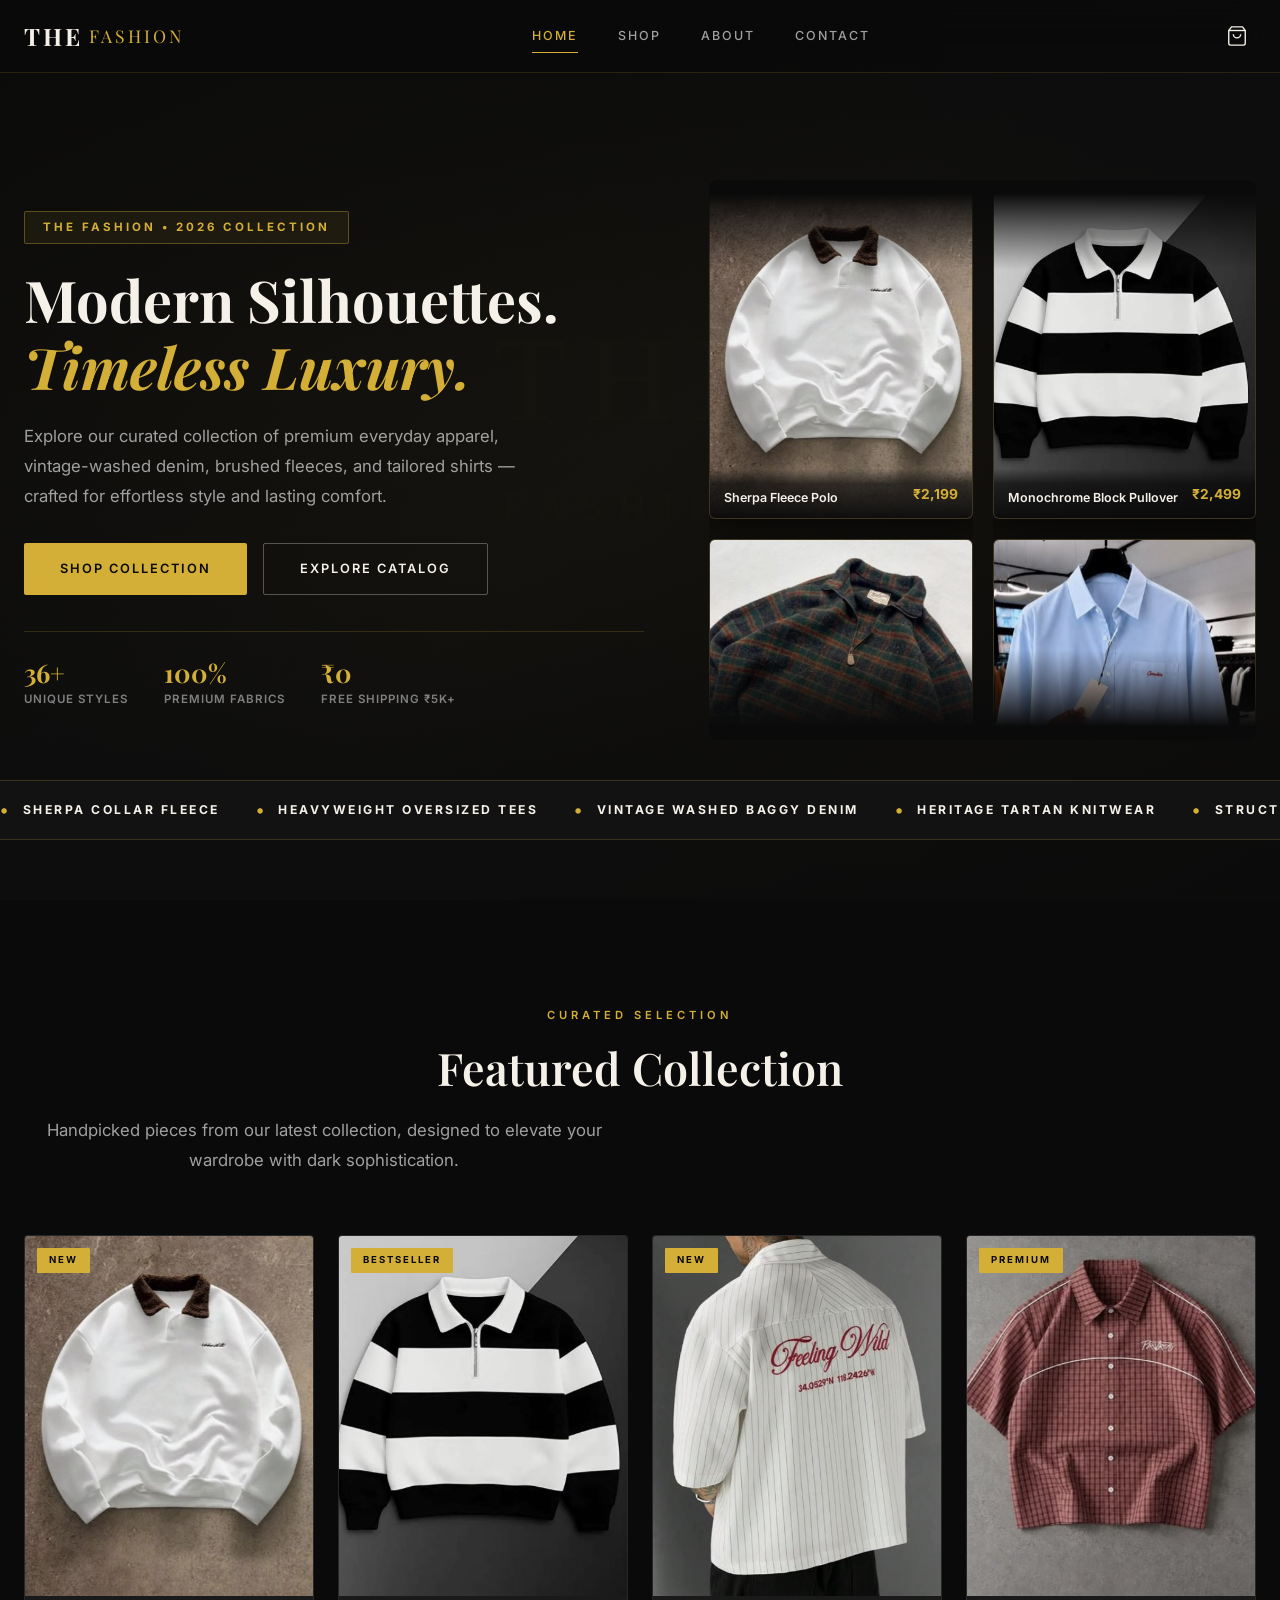
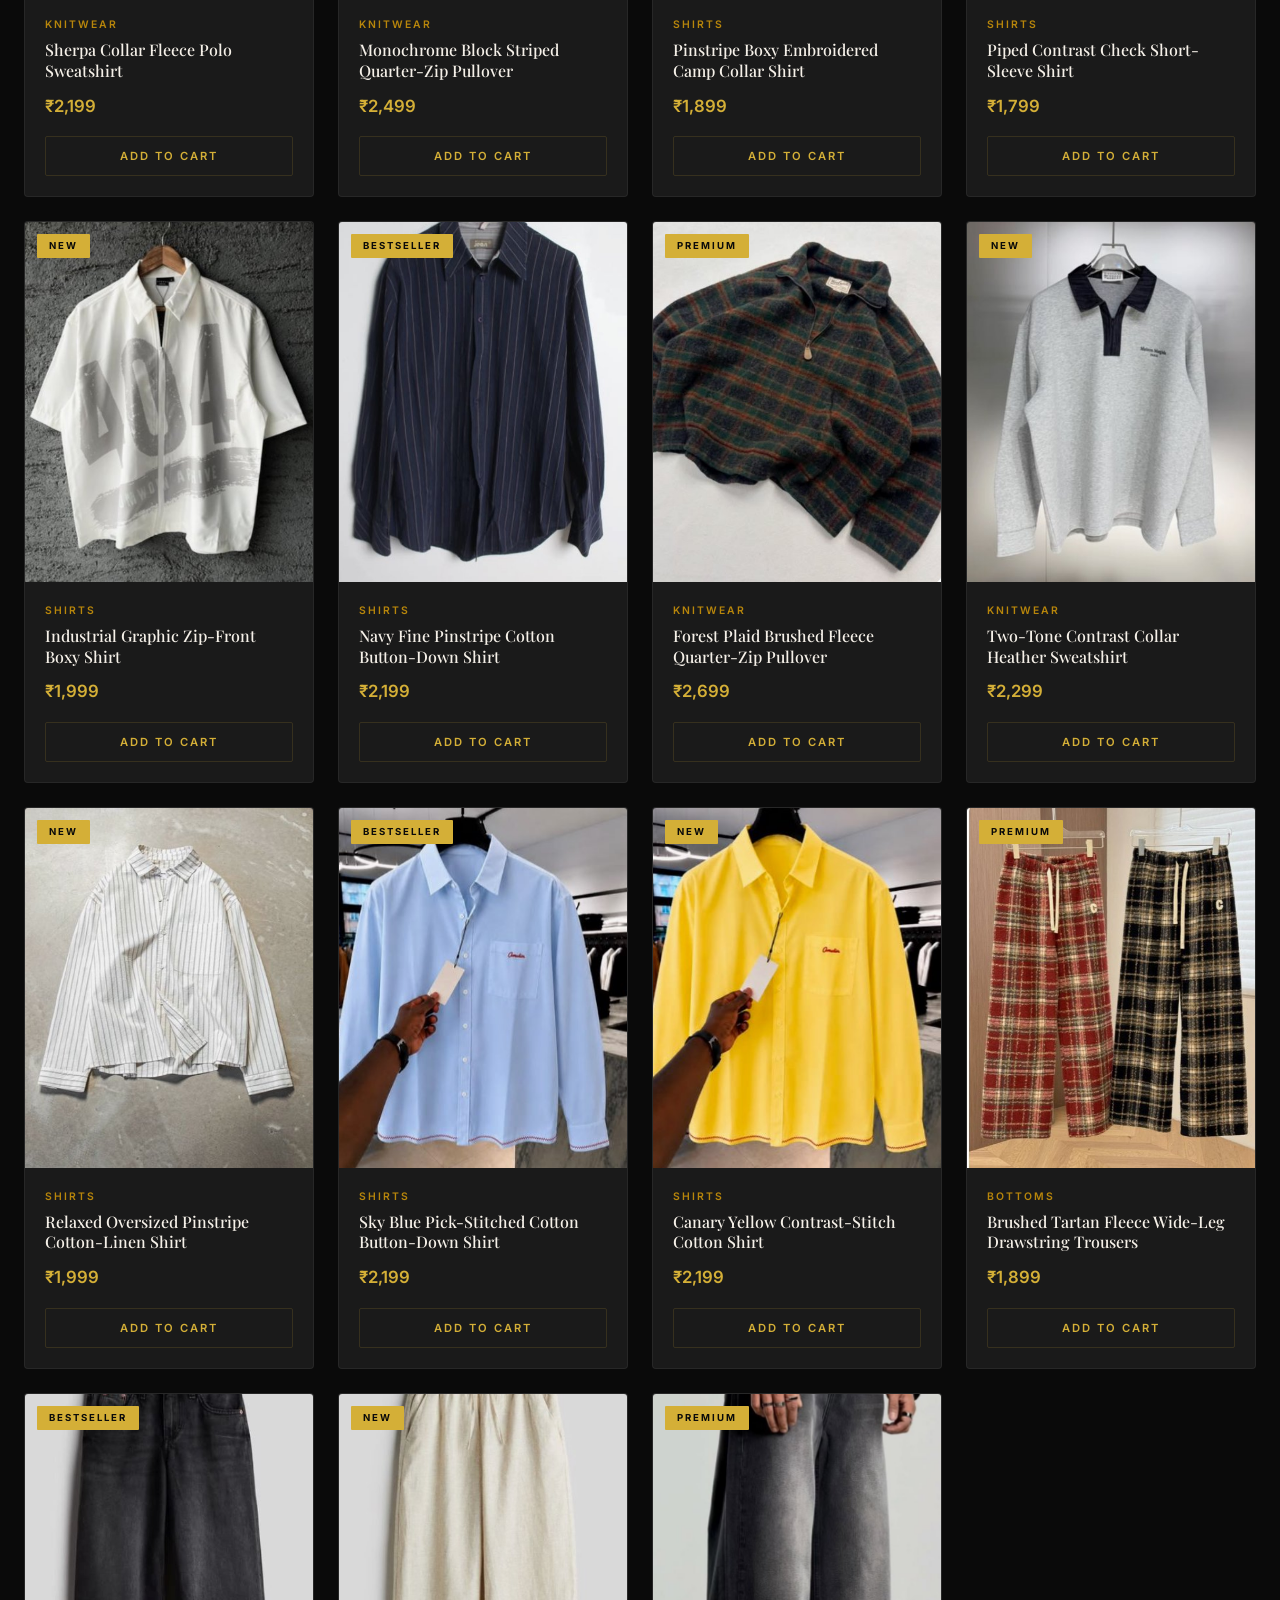
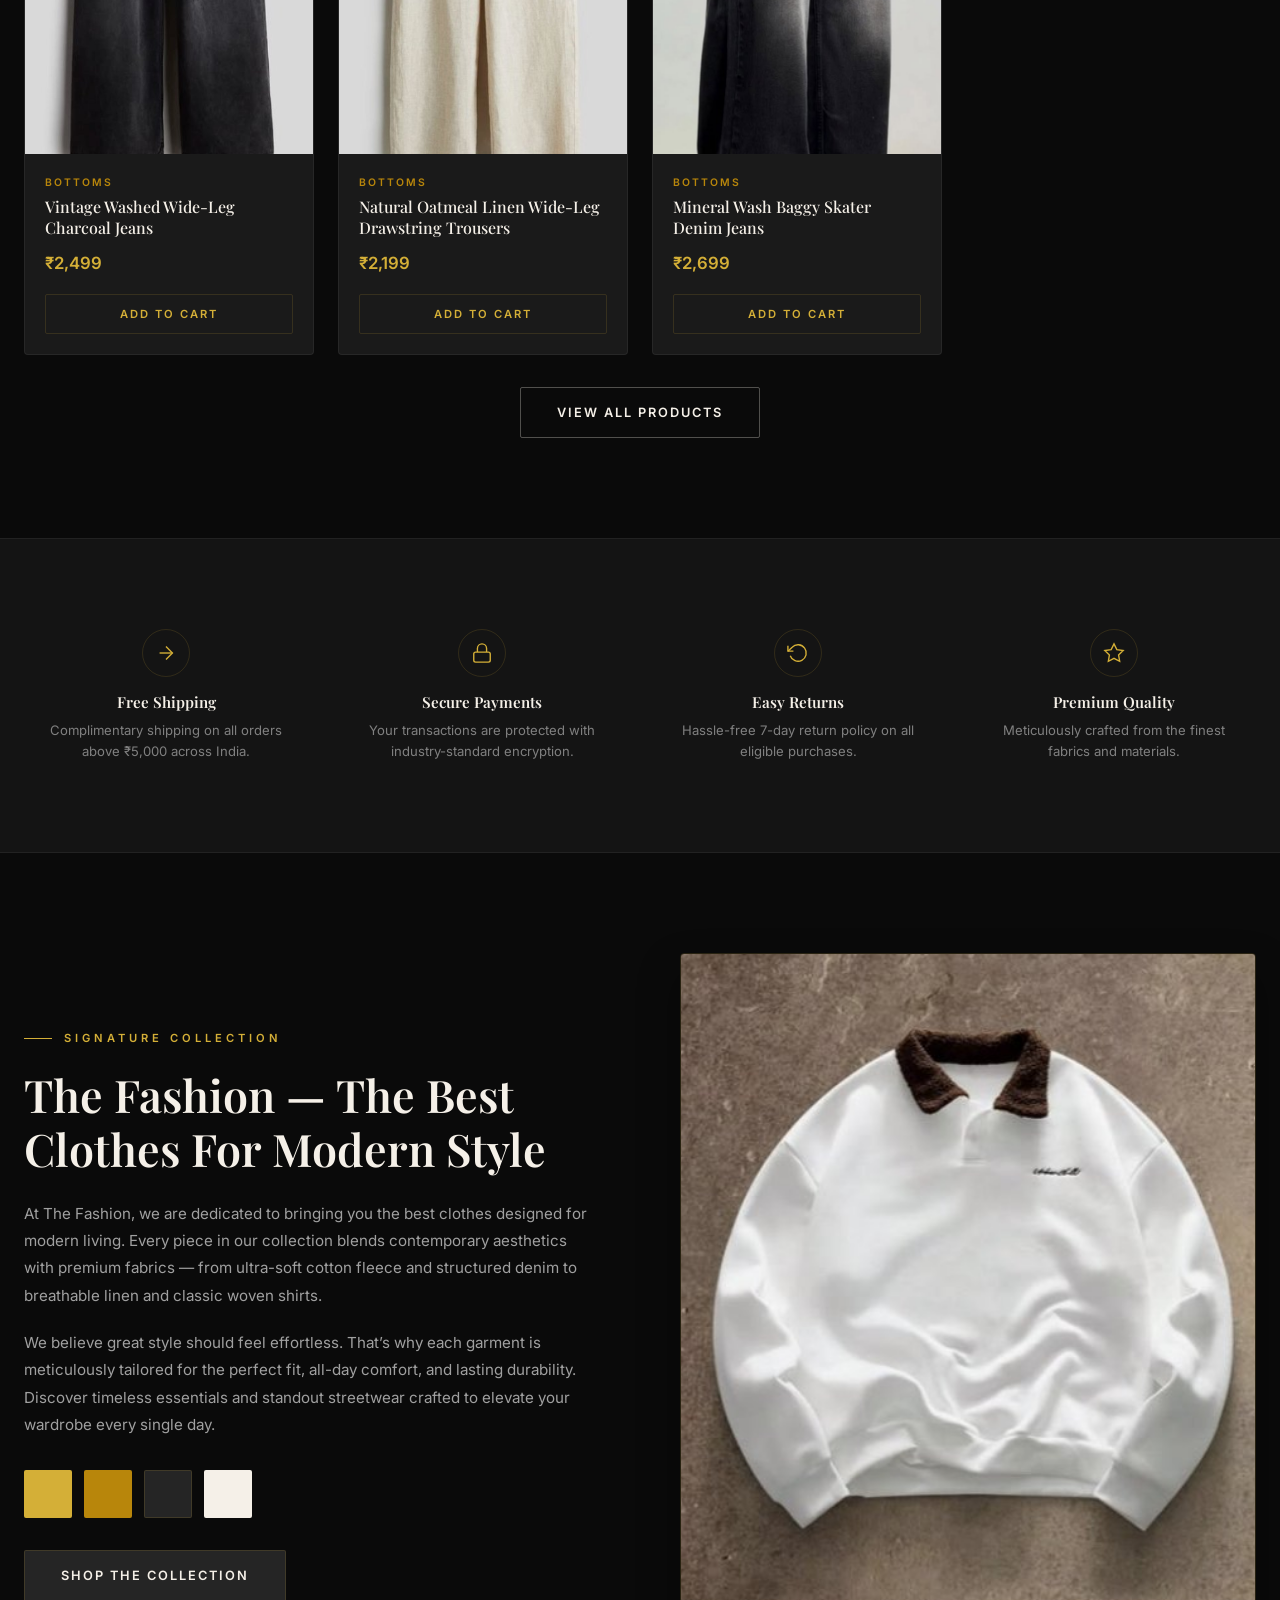
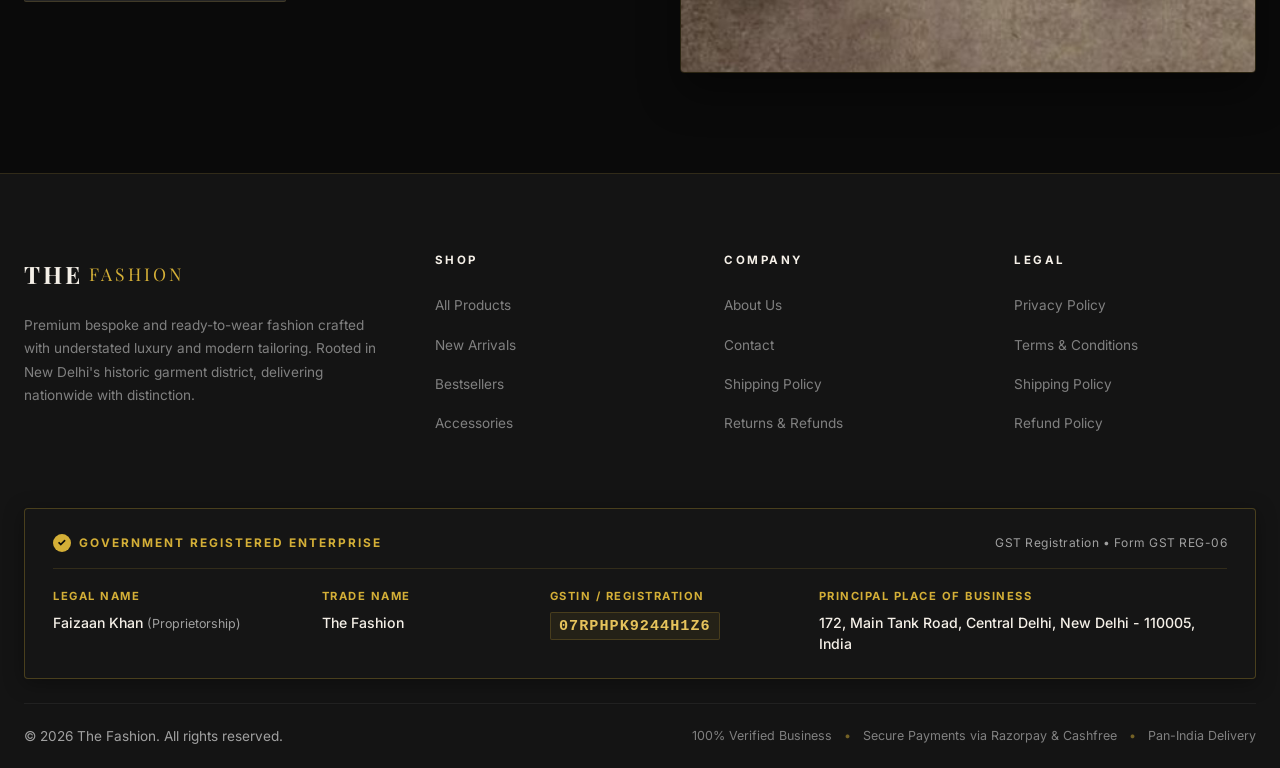
<file: index.html>
<!DOCTYPE html>
<html lang="en">
<head>
  <meta charset="UTF-8">
  <meta name="viewport" content="width=device-width, initial-scale=1.0">
  <title>Home — The Fashion</title>
  <link rel="stylesheet" href="css/styles.css">
  <link rel="icon" type="image/svg+xml" href="data:image/svg+xml,<svg xmlns='http://www.w3.org/2000/svg' viewBox='0 0 100 100'><text y='.9em' font-size='90'>◆</text></svg>">
</head>
<body>

<!-- Header -->
<header class="header">
  <div class="container">
    <a href="index.html" class="logo">THE <span>FASHION</span></a>
    <nav class="nav-links">
      <a href="index.html" class="active">Home</a>
      <a href="shop.html" >Shop</a>
      <a href="about.html" >About</a>
      <a href="contact.html" >Contact</a>
    </nav>
    <div class="header-actions">
      <button class="cart-btn" aria-label="Open cart">
        <svg viewBox="0 0 24 24"><path d="M6 2L3 6v14a2 2 0 0 0 2 2h14a2 2 0 0 0 2-2V6l-3-4z"/><line x1="3" y1="6" x2="21" y2="6"/><path d="M16 10a4 4 0 0 1-8 0"/></svg>
        <span class="cart-count hidden">0</span>
      </button>
      <button class="hamburger" aria-label="Menu">
        <span></span><span></span><span></span>
      </button>
    </div>
  </div>
</header>

<!-- Mobile Nav -->
<nav class="mobile-nav">
  <a href="index.html" class="active">Home</a>
  <a href="shop.html" >Shop</a>
  <a href="about.html" >About</a>
  <a href="contact.html" >Contact</a>
</nav>

<!-- Hero Section -->
<section class="hero">
  <div class="hero-bg"></div>
  <div class="hero-overlay"></div>
  <div class="container hero-container">
    <div class="hero-grid">
      <!-- Left: Content -->
      <div class="hero-content">
        <span class="hero-label">The Fashion &bull; 2026 Collection</span>
        <h1>Modern Silhouettes. <em>Timeless Luxury.</em></h1>
        <p>Explore our curated collection of premium everyday apparel, vintage-washed denim, brushed fleeces, and tailored shirts &mdash; crafted for effortless style and lasting comfort.</p>
        <div class="hero-buttons">
          <a href="shop.html" class="btn btn-primary">Shop Collection</a>
          <a href="shop.html" class="btn btn-outline">Explore Catalog</a>
        </div>
        <div class="hero-stats">
          <div class="stat-item">
            <span class="stat-number">36+</span>
            <span class="stat-label">Unique Styles</span>
          </div>
          <div class="stat-item">
            <span class="stat-number">100%</span>
            <span class="stat-label">Premium Fabrics</span>
          </div>
          <div class="stat-item">
            <span class="stat-number">₹0</span>
            <span class="stat-label">Free Shipping ₹5k+</span>
          </div>
        </div>
      </div>

      <!-- Right: Dual Auto-Scrolling Clothes Showcase -->
      <div class="hero-showcase">
        <div class="showcase-gradient-top"></div>
        <div class="showcase-gradient-bottom"></div>
        
        <!-- Column 1 (Scrolls Up) -->
        <div class="showcase-col scroll-up">
          <div class="showcase-track">
            <!-- Set 1 -->
            <a href="shop.html" class="showcase-card">
              <img src="assets/product-01.jpg" alt="Sherpa Collar Fleece Polo" loading="eager">
              <div class="showcase-card-info">
                <span class="sc-name">Sherpa Fleece Polo</span>
                <span class="sc-price">₹2,199</span>
              </div>
            </a>
            <a href="shop.html" class="showcase-card">
              <img src="assets/product-07.jpg" alt="Forest Plaid Fleece" loading="eager">
              <div class="showcase-card-info">
                <span class="sc-name">Forest Plaid Quarter-Zip</span>
                <span class="sc-price">₹2,699</span>
              </div>
            </a>
            <a href="shop.html" class="showcase-card">
              <img src="assets/product-15.jpg" alt="Mineral Wash Denim" loading="eager">
              <div class="showcase-card-info">
                <span class="sc-name">Mineral Wash Skater Jeans</span>
                <span class="sc-price">₹2,699</span>
              </div>
            </a>
            <a href="shop.html" class="showcase-card">
              <img src="assets/product-23.jpg" alt="Forest Green Utility Overshirt" loading="eager">
              <div class="showcase-card-info">
                <span class="sc-name">Utility Denim Overshirt</span>
                <span class="sc-price">₹2,699</span>
              </div>
            </a>
            <!-- Clone for infinite loop -->
            <a href="shop.html" class="showcase-card">
              <img src="assets/product-01.jpg" alt="Sherpa Collar Fleece Polo" loading="eager">
              <div class="showcase-card-info">
                <span class="sc-name">Sherpa Fleece Polo</span>
                <span class="sc-price">₹2,199</span>
              </div>
            </a>
            <a href="shop.html" class="showcase-card">
              <img src="assets/product-07.jpg" alt="Forest Plaid Fleece" loading="eager">
              <div class="showcase-card-info">
                <span class="sc-name">Forest Plaid Quarter-Zip</span>
                <span class="sc-price">₹2,699</span>
              </div>
            </a>
            <a href="shop.html" class="showcase-card">
              <img src="assets/product-15.jpg" alt="Mineral Wash Denim" loading="eager">
              <div class="showcase-card-info">
                <span class="sc-name">Mineral Wash Skater Jeans</span>
                <span class="sc-price">₹2,699</span>
              </div>
            </a>
            <a href="shop.html" class="showcase-card">
              <img src="assets/product-23.jpg" alt="Forest Green Utility Overshirt" loading="eager">
              <div class="showcase-card-info">
                <span class="sc-name">Utility Denim Overshirt</span>
                <span class="sc-price">₹2,699</span>
              </div>
            </a>
          </div>
        </div>

        <!-- Column 2 (Scrolls Down) -->
        <div class="showcase-col scroll-down">
          <div class="showcase-track">
            <!-- Set 1 -->
            <a href="shop.html" class="showcase-card">
              <img src="assets/product-02.png" alt="Monochrome Striped Pullover" loading="eager">
              <div class="showcase-card-info">
                <span class="sc-name">Monochrome Block Pullover</span>
                <span class="sc-price">₹2,499</span>
              </div>
            </a>
            <a href="shop.html" class="showcase-card">
              <img src="assets/product-10.jpg" alt="Sky Blue Pick-Stitched Shirt" loading="eager">
              <div class="showcase-card-info">
                <span class="sc-name">Sky Blue Poplin Shirt</span>
                <span class="sc-price">₹2,199</span>
              </div>
            </a>
            <a href="shop.html" class="showcase-card">
              <img src="assets/product-18.jpg" alt="Vintage Wide-Leg Jeans" loading="eager">
              <div class="showcase-card-info">
                <span class="sc-name">Stonewash Wide Jeans</span>
                <span class="sc-price">₹2,399</span>
              </div>
            </a>
            <a href="shop.html" class="showcase-card">
              <img src="assets/product-28.jpg" alt="Emerald Rugby Polo" loading="eager">
              <div class="showcase-card-info">
                <span class="sc-name">Emerald Rugby Polo</span>
                <span class="sc-price">₹1,999</span>
              </div>
            </a>
            <!-- Clone for infinite loop -->
            <a href="shop.html" class="showcase-card">
              <img src="assets/product-02.png" alt="Monochrome Striped Pullover" loading="eager">
              <div class="showcase-card-info">
                <span class="sc-name">Monochrome Block Pullover</span>
                <span class="sc-price">₹2,499</span>
              </div>
            </a>
            <a href="shop.html" class="showcase-card">
              <img src="assets/product-10.jpg" alt="Sky Blue Pick-Stitched Shirt" loading="eager">
              <div class="showcase-card-info">
                <span class="sc-name">Sky Blue Poplin Shirt</span>
                <span class="sc-price">₹2,199</span>
              </div>
            </a>
            <a href="shop.html" class="showcase-card">
              <img src="assets/product-18.jpg" alt="Vintage Wide-Leg Jeans" loading="eager">
              <div class="showcase-card-info">
                <span class="sc-name">Stonewash Wide Jeans</span>
                <span class="sc-price">₹2,399</span>
              </div>
            </a>
            <a href="shop.html" class="showcase-card">
              <img src="assets/product-28.jpg" alt="Emerald Rugby Polo" loading="eager">
              <div class="showcase-card-info">
                <span class="sc-name">Emerald Rugby Polo</span>
                <span class="sc-price">₹1,999</span>
              </div>
            </a>
          </div>
        </div>

      </div>
    </div>
  </div>

  <!-- Horizontal Auto-Scrolling Clothes Ribbon at the base of Hero -->
  <div class="hero-ticker-wrap">
    <div class="hero-ticker">
      <div class="ticker-item"><span class="ticker-bullet">&bull;</span> SHERPA COLLAR FLEECE</div>
      <div class="ticker-item"><span class="ticker-bullet">&bull;</span> HEAVYWEIGHT OVERSIZED TEES</div>
      <div class="ticker-item"><span class="ticker-bullet">&bull;</span> VINTAGE WASHED BAGGY DENIM</div>
      <div class="ticker-item"><span class="ticker-bullet">&bull;</span> HERITAGE TARTAN KNITWEAR</div>
      <div class="ticker-item"><span class="ticker-bullet">&bull;</span> STRUCTURED UTILITY SHIRTS</div>
      <div class="ticker-item"><span class="ticker-bullet">&bull;</span> NATURAL OATMEAL LINENS</div>
      <!-- Repeat for seamless ticker loop -->
      <div class="ticker-item"><span class="ticker-bullet">&bull;</span> SHERPA COLLAR FLEECE</div>
      <div class="ticker-item"><span class="ticker-bullet">&bull;</span> HEAVYWEIGHT OVERSIZED TEES</div>
      <div class="ticker-item"><span class="ticker-bullet">&bull;</span> VINTAGE WASHED BAGGY DENIM</div>
      <div class="ticker-item"><span class="ticker-bullet">&bull;</span> HERITAGE TARTAN KNITWEAR</div>
      <div class="ticker-item"><span class="ticker-bullet">&bull;</span> STRUCTURED UTILITY SHIRTS</div>
      <div class="ticker-item"><span class="ticker-bullet">&bull;</span> NATURAL OATMEAL LINENS</div>
    </div>
  </div>
</section>

<!-- Featured Products -->
<section class="featured-products">
  <div class="container">
    <div class="section-header">
      <span class="section-label">Curated Selection</span>
      <h2 class="section-title">Featured Collection</h2>
      <p class="section-subtitle">Handpicked pieces from our latest collection, designed to elevate your wardrobe with dark sophistication.</p>
    </div>
    <div class="products-grid"></div>
    <div class="text-center mt-4">
      <a href="shop.html" class="btn btn-outline">View All Products</a>
    </div>
  </div>
</section>

<!-- Features Strip -->
<section class="features-strip">
  <div class="container">
    <div class="features-grid">
      <div class="feature-item">
        <div class="feature-icon">
          <svg viewBox="0 0 24 24"><path d="M5 12h14"/><path d="M12 5l7 7-7 7"/></svg>
        </div>
        <h4>Free Shipping</h4>
        <p>Complimentary shipping on all orders above ₹5,000 across India.</p>
      </div>
      <div class="feature-item">
        <div class="feature-icon">
          <svg viewBox="0 0 24 24"><rect x="3" y="11" width="18" height="11" rx="2" ry="2"/><path d="M7 11V7a5 5 0 0 1 10 0v4"/></svg>
        </div>
        <h4>Secure Payments</h4>
        <p>Your transactions are protected with industry-standard encryption.</p>
      </div>
      <div class="feature-item">
        <div class="feature-icon">
          <svg viewBox="0 0 24 24"><polyline points="1 4 1 10 7 10"/><path d="M3.51 15a9 9 0 1 0 2.13-9.36L1 10"/></svg>
        </div>
        <h4>Easy Returns</h4>
        <p>Hassle-free 7-day return policy on all eligible purchases.</p>
      </div>
      <div class="feature-item">
        <div class="feature-icon">
          <svg viewBox="0 0 24 24"><polygon points="12 2 15.09 8.26 22 9.27 17 14.14 18.18 21.02 12 17.77 5.82 21.02 7 14.14 2 9.27 8.91 8.26 12 2"/></svg>
        </div>
        <h4>Premium Quality</h4>
        <p>Meticulously crafted from the finest fabrics and materials.</p>
      </div>
    </div>
  </div>
</section>

<!-- About Preview -->
<section class="about-preview">
  <div class="container">
    <div class="about-preview-grid">
      <div class="about-preview-content">
        <span class="section-label">Signature Collection</span>
        <h2 class="section-title">The Fashion &mdash; The Best Clothes For Modern Style</h2>
        <p>At The Fashion, we are dedicated to bringing you the best clothes designed for modern living. Every piece in our collection blends contemporary aesthetics with premium fabrics &mdash; from ultra-soft cotton fleece and structured denim to breathable linen and classic woven shirts.</p>
        <p>We believe great style should feel effortless. That&rsquo;s why each garment is meticulously tailored for the perfect fit, all-day comfort, and lasting durability. Discover timeless essentials and standout streetwear crafted to elevate your wardrobe every single day.</p>
        <div class="about-accent-blocks">
          <div class="accent-block"></div>
          <div class="accent-block"></div>
          <div class="accent-block"></div>
          <div class="accent-block"></div>
        </div>
        <a href="shop.html" class="btn btn-dark">Shop The Collection</a>
      </div>
      <div class="about-preview-image">
        <img src="assets/product-01.jpg" alt="The Fashion Premium Apparel" loading="lazy">
      </div>
    </div>
  </div>
</section>

<!-- Cart Overlay -->
<div class="cart-overlay"></div>

<!-- Cart Sidebar -->
<div class="cart-sidebar">
  <div class="cart-sidebar-header">
    <h3>Shopping Bag <span class="cart-item-count"></span></h3>
    <button class="close-cart">&times;</button>
  </div>
  <div class="cart-items"></div>
  <div class="cart-footer">
    <div class="cart-total">
      <span>Subtotal</span>
      <span class="cart-total-amount">₹0</span>
    </div>
    <a href="checkout.html" class="btn btn-primary">Proceed to Checkout</a>
  </div>
</div>

<!-- Footer -->
<footer class="footer">
  <div class="container">
    <div class="footer-grid">
      <div class="footer-brand">
        <a href="index.html" class="logo">THE <span>FASHION</span></a>
        <p>Premium bespoke and ready-to-wear fashion crafted with understated luxury and modern tailoring. Rooted in New Delhi's historic garment district, delivering nationwide with distinction.</p>
      </div>
      <div class="footer-col">
        <h4>Shop</h4>
        <ul>
          <li><a href="shop.html">All Products</a></li>
          <li><a href="shop.html">New Arrivals</a></li>
          <li><a href="shop.html">Bestsellers</a></li>
          <li><a href="shop.html">Accessories</a></li>
        </ul>
      </div>
      <div class="footer-col">
        <h4>Company</h4>
        <ul>
          <li><a href="about.html">About Us</a></li>
          <li><a href="contact.html">Contact</a></li>
          <li><a href="shipping.html">Shipping Policy</a></li>
          <li><a href="refund.html">Returns &amp; Refunds</a></li>
        </ul>
      </div>
      <div class="footer-col">
        <h4>Legal</h4>
        <ul>
          <li><a href="privacy.html">Privacy Policy</a></li>
          <li><a href="terms.html">Terms &amp; Conditions</a></li>
          <li><a href="shipping.html">Shipping Policy</a></li>
          <li><a href="refund.html">Refund Policy</a></li>
        </ul>
      </div>
    </div>
    <!-- Compliance & Business Registration Banner -->
    <div class="footer-compliance">
      <div class="compliance-header">
        <span class="compliance-badge">Government Registered Enterprise</span>
        <span class="compliance-tag">GST Registration &bull; Form GST REG-06</span>
      </div>
      <div class="compliance-grid">
        <div class="compliance-item">
          <span class="comp-label">Legal Name</span>
          <span class="comp-value">Faizaan Khan <span class="comp-sub">(Proprietorship)</span></span>
        </div>
        <div class="compliance-item">
          <span class="comp-label">Trade Name</span>
          <span class="comp-value">The Fashion</span>
        </div>
        <div class="compliance-item">
          <span class="comp-label">GSTIN / Registration</span>
          <span class="comp-value comp-highlight">07RPHPK9244H1Z6</span>
        </div>
        <div class="compliance-item">
          <span class="comp-label">Principal Place of Business</span>
          <span class="comp-value">172, Main Tank Road, Central Delhi, New Delhi - 110005, India</span>
        </div>
      </div>
    </div>

    <div class="footer-bottom">
      <p>&copy; 2026 The Fashion. All rights reserved.</p>
      <div class="footer-badges">
        <span>100% Verified Business</span>
        <span>&bull;</span>
        <span>Secure Payments via Razorpay &amp; Cashfree</span>
        <span>&bull;</span>
        <span>Pan-India Delivery</span>
      </div>
    </div>
  </div></footer>

<script src="js/products-extra.js"></script>
<script src="js/script.js"></script>

</body>
</html>
</file>
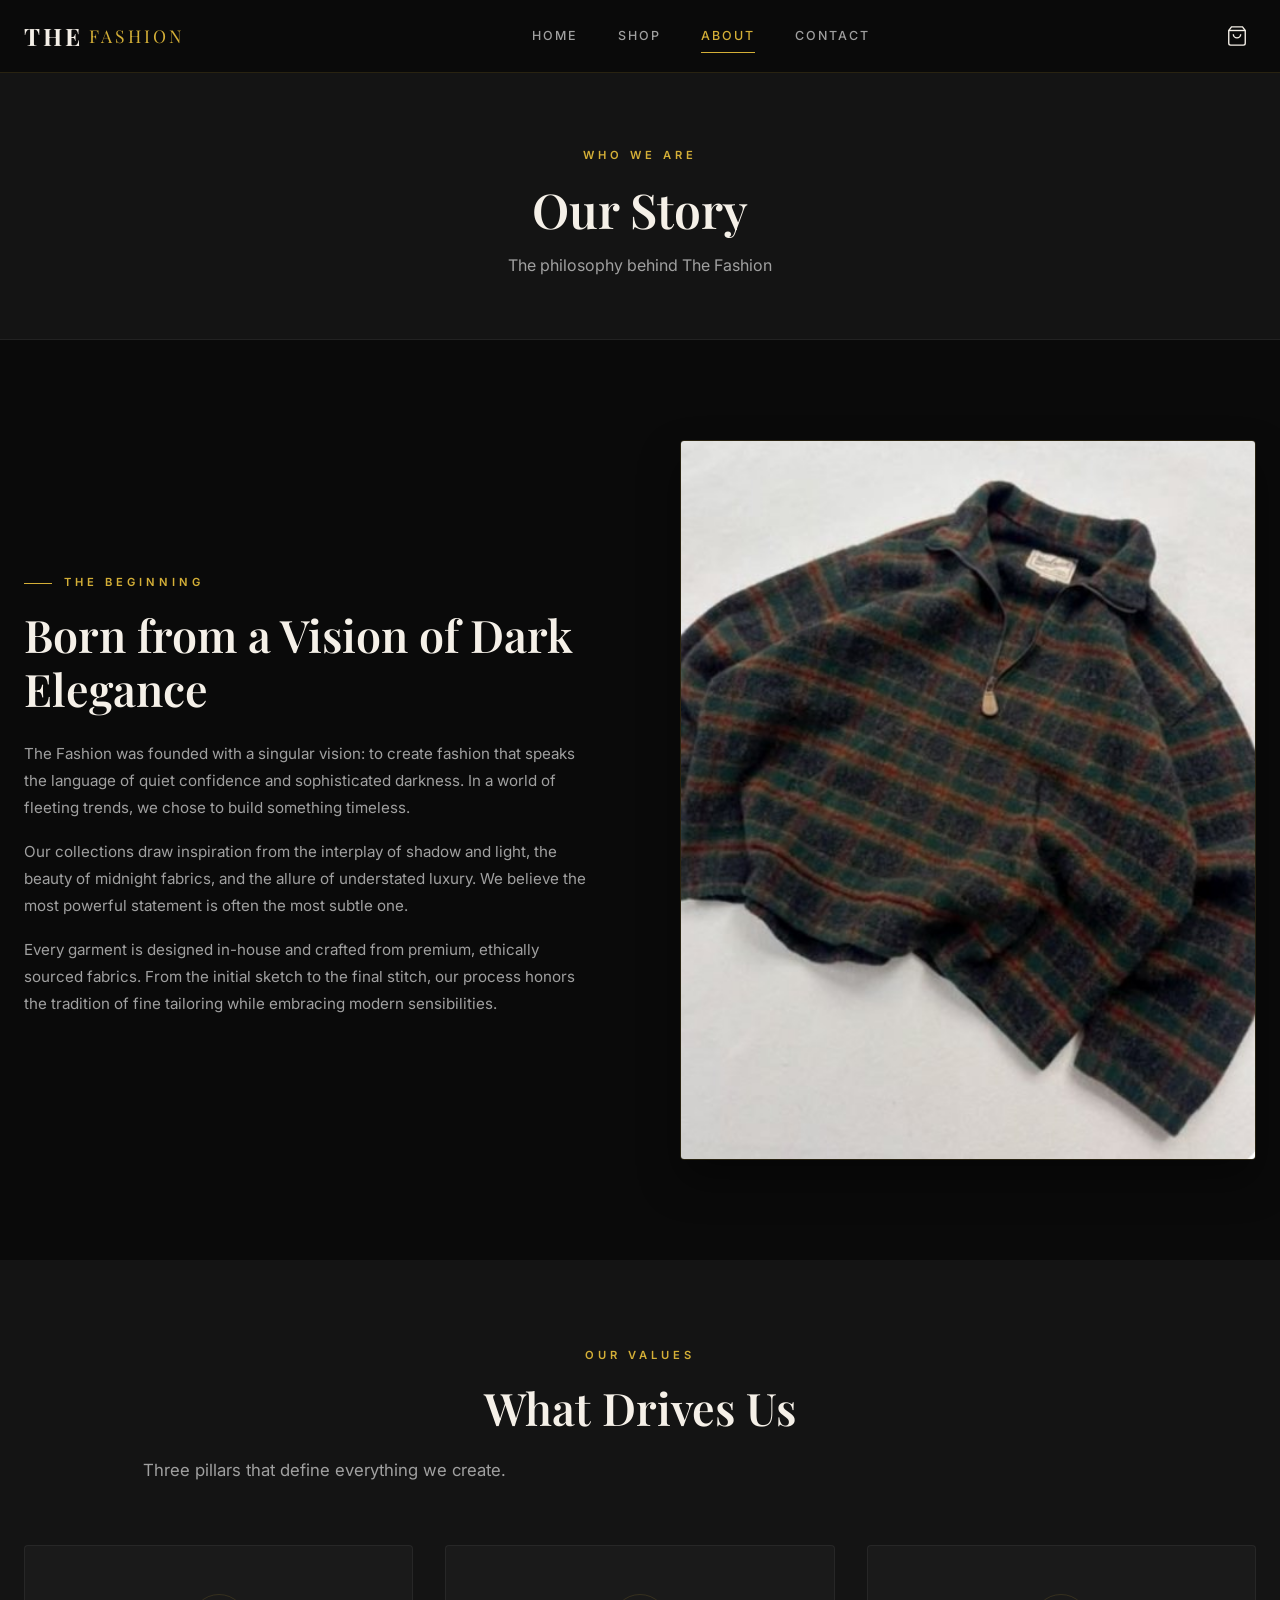
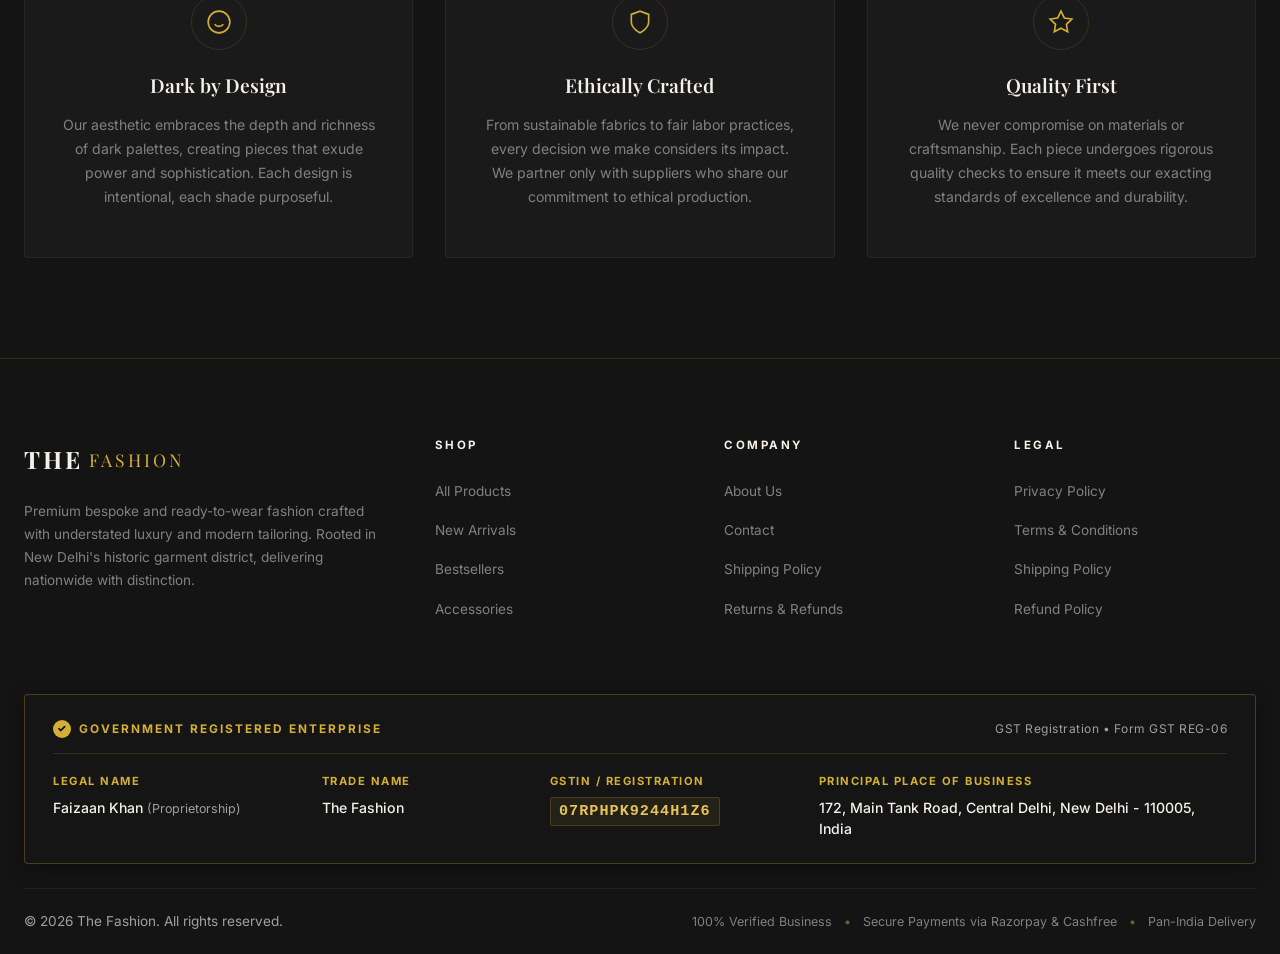
<file: about.html>
<!DOCTYPE html>
<html lang="en">
<head>
  <meta charset="UTF-8">
  <meta name="viewport" content="width=device-width, initial-scale=1.0">
  <title>About — The Fashion</title>
  <link rel="stylesheet" href="css/styles.css">
  <link rel="icon" type="image/svg+xml" href="data:image/svg+xml,<svg xmlns='http://www.w3.org/2000/svg' viewBox='0 0 100 100'><text y='.9em' font-size='90'>◆</text></svg>">
</head>
<body>

<!-- Header -->
<header class="header">
  <div class="container">
    <a href="index.html" class="logo">THE <span>FASHION</span></a>
    <nav class="nav-links">
      <a href="index.html" >Home</a>
      <a href="shop.html" >Shop</a>
      <a href="about.html" class="active">About</a>
      <a href="contact.html" >Contact</a>
    </nav>
    <div class="header-actions">
      <button class="cart-btn" aria-label="Open cart">
        <svg viewBox="0 0 24 24"><path d="M6 2L3 6v14a2 2 0 0 0 2 2h14a2 2 0 0 0 2-2V6l-3-4z"/><line x1="3" y1="6" x2="21" y2="6"/><path d="M16 10a4 4 0 0 1-8 0"/></svg>
        <span class="cart-count hidden">0</span>
      </button>
      <button class="hamburger" aria-label="Menu">
        <span></span><span></span><span></span>
      </button>
    </div>
  </div>
</header>

<!-- Mobile Nav -->
<nav class="mobile-nav">
  <a href="index.html" >Home</a>
  <a href="shop.html" >Shop</a>
  <a href="about.html" class="active">About</a>
  <a href="contact.html" >Contact</a>
</nav>

<!-- Page Hero -->
<section class="page-hero">
  <div class="container">
    <span class="section-label">Who We Are</span>
    <h1>Our Story</h1>
    <p>The philosophy behind The Fashion</p>
  </div>
</section>

<!-- About Story -->
<section class="about-story">
  <div class="container">
    <div class="about-story-grid">
      <div class="about-story-content">
        <span class="section-label">The Beginning</span>
        <h2>Born from a Vision of Dark Elegance</h2>
        <p>The Fashion was founded with a singular vision: to create fashion that speaks the language of quiet confidence and sophisticated darkness. In a world of fleeting trends, we chose to build something timeless.</p>
        <p>Our collections draw inspiration from the interplay of shadow and light, the beauty of midnight fabrics, and the allure of understated luxury. We believe the most powerful statement is often the most subtle one.</p>
        <p>Every garment is designed in-house and crafted from premium, ethically sourced fabrics. From the initial sketch to the final stitch, our process honors the tradition of fine tailoring while embracing modern sensibilities.</p>
      </div>
      <div class="about-story-image">
        <img src="assets/product-07.jpg" alt="The Fashion Heritage Quality" loading="lazy">
      </div>
    </div>
  </div>
</section>

<!-- Values Section -->
<section class="values-section">
  <div class="container">
    <div class="section-header">
      <span class="section-label">Our Values</span>
      <h2 class="section-title">What Drives Us</h2>
      <p class="section-subtitle">Three pillars that define everything we create.</p>
    </div>
    <div class="values-grid">
      <div class="value-card">
        <div class="value-icon">
          <svg viewBox="0 0 24 24"><circle cx="12" cy="12" r="10"/><path d="M8 14s1.5 2 4 2 4-2 4-2"/><line x1="9" y1="9" x2="9.01" y2="9"/><line x1="15" y1="9" x2="15.01" y2="9"/></svg>
        </div>
        <h3>Dark by Design</h3>
        <p>Our aesthetic embraces the depth and richness of dark palettes, creating pieces that exude power and sophistication. Each design is intentional, each shade purposeful.</p>
      </div>
      <div class="value-card">
        <div class="value-icon">
          <svg viewBox="0 0 24 24"><path d="M12 22s8-4 8-10V5l-8-3-8 3v7c0 6 8 10 8 10z"/></svg>
        </div>
        <h3>Ethically Crafted</h3>
        <p>From sustainable fabrics to fair labor practices, every decision we make considers its impact. We partner only with suppliers who share our commitment to ethical production.</p>
      </div>
      <div class="value-card">
        <div class="value-icon">
          <svg viewBox="0 0 24 24"><polygon points="12 2 15.09 8.26 22 9.27 17 14.14 18.18 21.02 12 17.77 5.82 21.02 7 14.14 2 9.27 8.91 8.26 12 2"/></svg>
        </div>
        <h3>Quality First</h3>
        <p>We never compromise on materials or craftsmanship. Each piece undergoes rigorous quality checks to ensure it meets our exacting standards of excellence and durability.</p>
      </div>
    </div>
  </div>
</section>

<!-- Cart Overlay -->
<div class="cart-overlay"></div>

<!-- Cart Sidebar -->
<div class="cart-sidebar">
  <div class="cart-sidebar-header">
    <h3>Shopping Bag <span class="cart-item-count"></span></h3>
    <button class="close-cart">&times;</button>
  </div>
  <div class="cart-items"></div>
  <div class="cart-footer">
    <div class="cart-total">
      <span>Subtotal</span>
      <span class="cart-total-amount">₹0</span>
    </div>
    <a href="checkout.html" class="btn btn-primary">Proceed to Checkout</a>
  </div>
</div>

<!-- Footer -->
<footer class="footer">
  <div class="container">
    <div class="footer-grid">
      <div class="footer-brand">
        <a href="index.html" class="logo">THE <span>FASHION</span></a>
        <p>Premium bespoke and ready-to-wear fashion crafted with understated luxury and modern tailoring. Rooted in New Delhi's historic garment district, delivering nationwide with distinction.</p>
      </div>
      <div class="footer-col">
        <h4>Shop</h4>
        <ul>
          <li><a href="shop.html">All Products</a></li>
          <li><a href="shop.html">New Arrivals</a></li>
          <li><a href="shop.html">Bestsellers</a></li>
          <li><a href="shop.html">Accessories</a></li>
        </ul>
      </div>
      <div class="footer-col">
        <h4>Company</h4>
        <ul>
          <li><a href="about.html">About Us</a></li>
          <li><a href="contact.html">Contact</a></li>
          <li><a href="shipping.html">Shipping Policy</a></li>
          <li><a href="refund.html">Returns &amp; Refunds</a></li>
        </ul>
      </div>
      <div class="footer-col">
        <h4>Legal</h4>
        <ul>
          <li><a href="privacy.html">Privacy Policy</a></li>
          <li><a href="terms.html">Terms &amp; Conditions</a></li>
          <li><a href="shipping.html">Shipping Policy</a></li>
          <li><a href="refund.html">Refund Policy</a></li>
        </ul>
      </div>
    </div>
    <!-- Compliance & Business Registration Banner -->
    <div class="footer-compliance">
      <div class="compliance-header">
        <span class="compliance-badge">Government Registered Enterprise</span>
        <span class="compliance-tag">GST Registration &bull; Form GST REG-06</span>
      </div>
      <div class="compliance-grid">
        <div class="compliance-item">
          <span class="comp-label">Legal Name</span>
          <span class="comp-value">Faizaan Khan <span class="comp-sub">(Proprietorship)</span></span>
        </div>
        <div class="compliance-item">
          <span class="comp-label">Trade Name</span>
          <span class="comp-value">The Fashion</span>
        </div>
        <div class="compliance-item">
          <span class="comp-label">GSTIN / Registration</span>
          <span class="comp-value comp-highlight">07RPHPK9244H1Z6</span>
        </div>
        <div class="compliance-item">
          <span class="comp-label">Principal Place of Business</span>
          <span class="comp-value">172, Main Tank Road, Central Delhi, New Delhi - 110005, India</span>
        </div>
      </div>
    </div>

    <div class="footer-bottom">
      <p>&copy; 2026 The Fashion. All rights reserved.</p>
      <div class="footer-badges">
        <span>100% Verified Business</span>
        <span>&bull;</span>
        <span>Secure Payments via Razorpay &amp; Cashfree</span>
        <span>&bull;</span>
        <span>Pan-India Delivery</span>
      </div>
    </div>
  </div></footer>


<script src="js/script.js"></script>

</body>
</html>
</file>
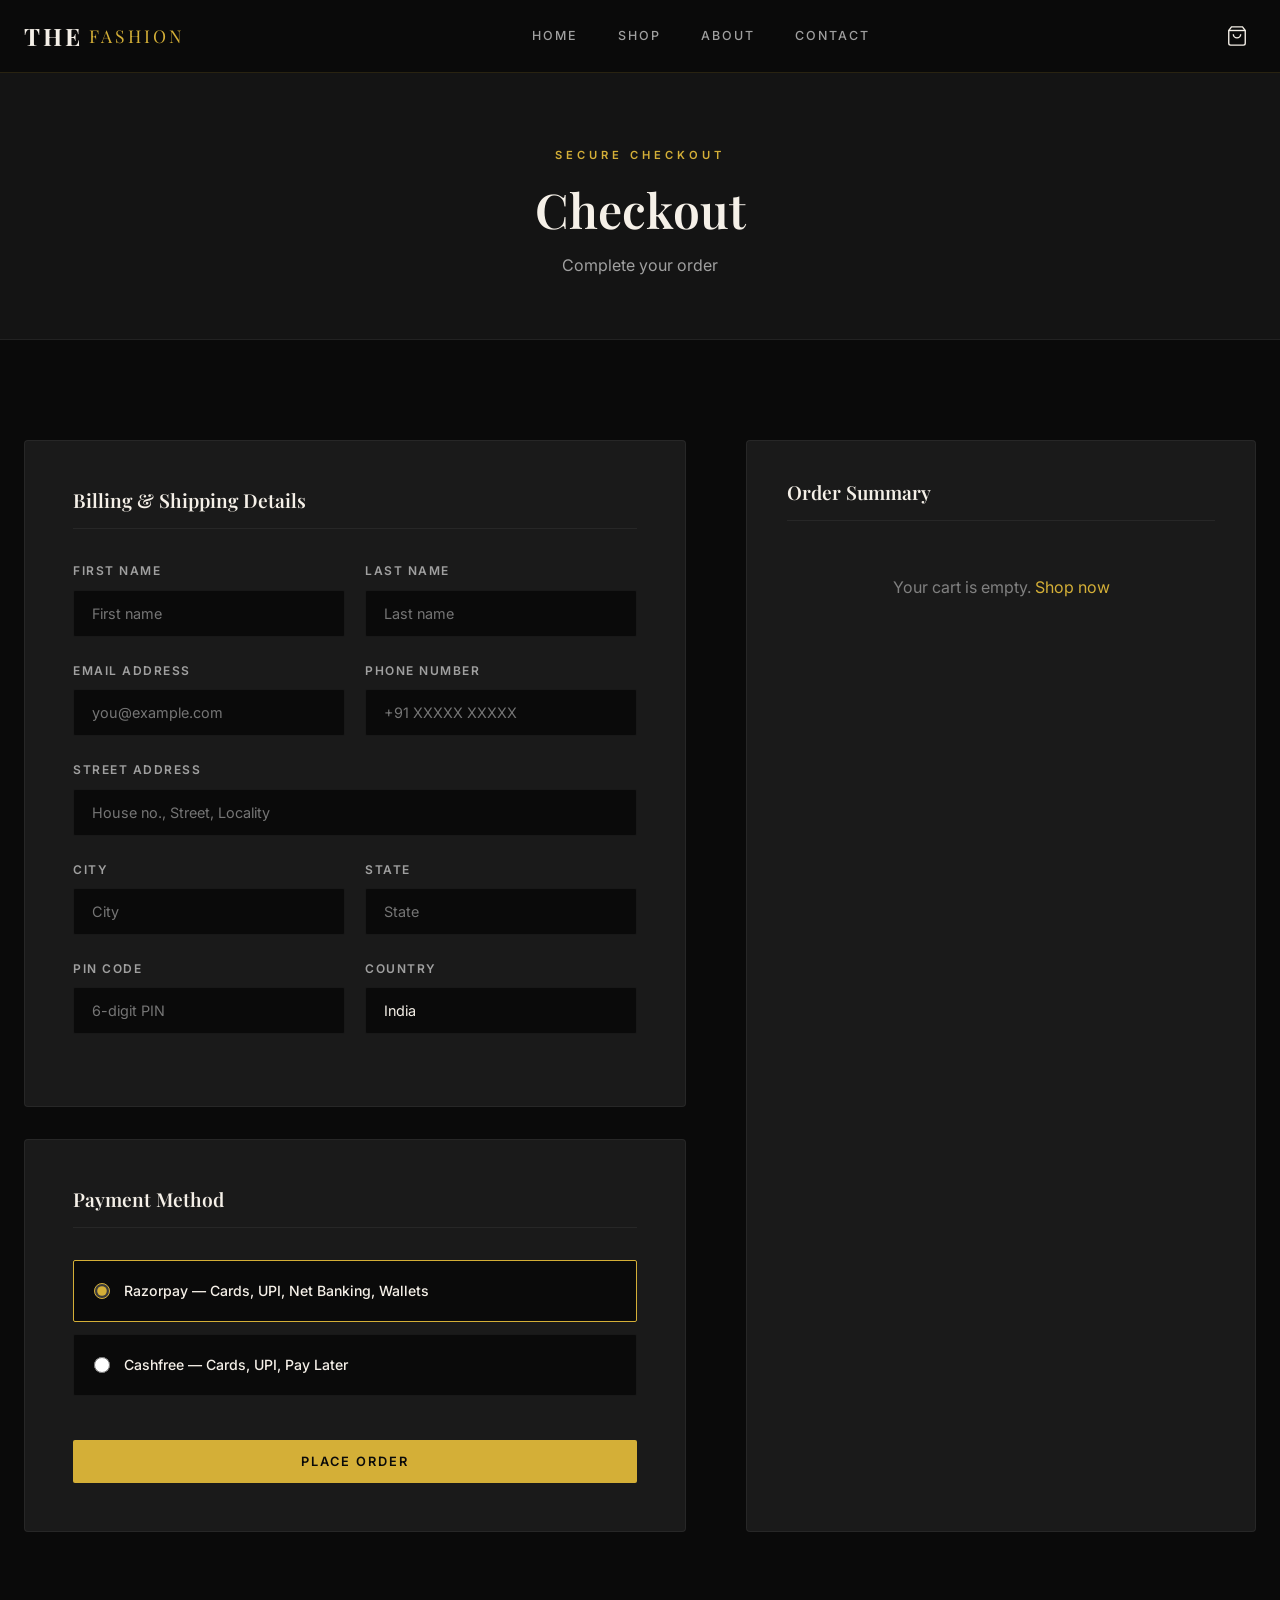
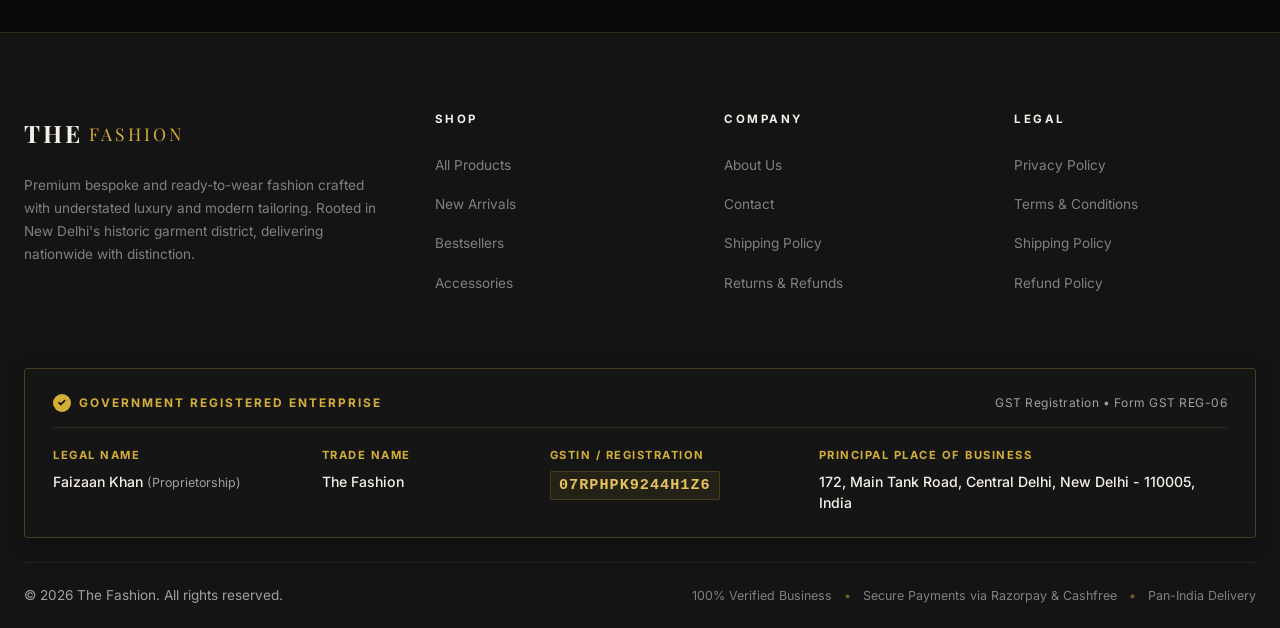
<file: checkout.html>
<!DOCTYPE html>
<html lang="en">
<head>
  <meta charset="UTF-8">
  <meta name="viewport" content="width=device-width, initial-scale=1.0">
  <title>Checkout — The Fashion</title>
  <link rel="stylesheet" href="css/styles.css">
  <link rel="icon" type="image/svg+xml" href="data:image/svg+xml,<svg xmlns='http://www.w3.org/2000/svg' viewBox='0 0 100 100'><text y='.9em' font-size='90'>◆</text></svg>">
</head>
<body>

<!-- Header -->
<header class="header">
  <div class="container">
    <a href="index.html" class="logo">THE <span>FASHION</span></a>
    <nav class="nav-links">
      <a href="index.html" >Home</a>
      <a href="shop.html" >Shop</a>
      <a href="about.html" >About</a>
      <a href="contact.html" >Contact</a>
    </nav>
    <div class="header-actions">
      <button class="cart-btn" aria-label="Open cart">
        <svg viewBox="0 0 24 24"><path d="M6 2L3 6v14a2 2 0 0 0 2 2h14a2 2 0 0 0 2-2V6l-3-4z"/><line x1="3" y1="6" x2="21" y2="6"/><path d="M16 10a4 4 0 0 1-8 0"/></svg>
        <span class="cart-count hidden">0</span>
      </button>
      <button class="hamburger" aria-label="Menu">
        <span></span><span></span><span></span>
      </button>
    </div>
  </div>
</header>

<!-- Mobile Nav -->
<nav class="mobile-nav">
  <a href="index.html" >Home</a>
  <a href="shop.html" >Shop</a>
  <a href="about.html" >About</a>
  <a href="contact.html" >Contact</a>
</nav>

<!-- Page Hero -->
<section class="page-hero">
  <div class="container">
    <span class="section-label">Secure Checkout</span>
    <h1>Checkout</h1>
    <p>Complete your order</p>
  </div>
</section>

<!-- Checkout Section -->
<section class="checkout-section">
  <div class="container">
    <form id="checkoutForm">
      <div class="checkout-grid">
        <div>
          <div class="checkout-form-section">
            <h3>Billing &amp; Shipping Details</h3>
            <div class="form-row">
              <div class="form-group">
                <label for="firstName">First Name</label>
                <input type="text" id="firstName" name="firstName" required placeholder="First name">
              </div>
              <div class="form-group">
                <label for="lastName">Last Name</label>
                <input type="text" id="lastName" name="lastName" required placeholder="Last name">
              </div>
            </div>
            <div class="form-row">
              <div class="form-group">
                <label for="checkEmail">Email Address</label>
                <input type="email" id="checkEmail" name="email" required placeholder="you@example.com">
              </div>
              <div class="form-group">
                <label for="phone">Phone Number</label>
                <input type="tel" id="phone" name="phone" required placeholder="+91 XXXXX XXXXX">
              </div>
            </div>
            <div class="form-group">
              <label for="address">Street Address</label>
              <input type="text" id="address" name="address" required placeholder="House no., Street, Locality">
            </div>
            <div class="form-row">
              <div class="form-group">
                <label for="city">City</label>
                <input type="text" id="city" name="city" required placeholder="City">
              </div>
              <div class="form-group">
                <label for="state">State</label>
                <input type="text" id="state" name="state" required placeholder="State">
              </div>
            </div>
            <div class="form-row">
              <div class="form-group">
                <label for="pincode">PIN Code</label>
                <input type="text" id="pincode" name="pincode" required placeholder="6-digit PIN" pattern="[0-9]{6}" maxlength="6">
              </div>
              <div class="form-group">
                <label for="country">Country</label>
                <input type="text" id="country" name="country" value="India" readonly>
              </div>
            </div>
          </div>

          <!-- Payment Methods -->
          <div class="checkout-form-section payment-methods" style="margin-top: 32px;">
            <h3>Payment Method</h3>
            <div class="payment-option selected">
              <input type="radio" name="payment" value="razorpay" id="razorpay" checked>
              <label for="razorpay">Razorpay — Cards, UPI, Net Banking, Wallets</label>
            </div>
            <div class="payment-option">
              <input type="radio" name="payment" value="cashfree" id="cashfree">
              <label for="cashfree">Cashfree — Cards, UPI, Pay Later</label>
            </div>
            <button type="submit" class="btn btn-primary mt-4" style="width:100%;">Place Order</button>
          </div>
        </div>

        <!-- Order Summary -->
        <div class="order-summary">
          <h3>Order Summary</h3>
          <div class="order-items"></div>
          <div class="order-totals"></div>
        </div>
      </div>
    </form>
  </div>
</section>

<!-- Cart Overlay -->
<div class="cart-overlay"></div>

<!-- Cart Sidebar -->
<div class="cart-sidebar">
  <div class="cart-sidebar-header">
    <h3>Shopping Bag <span class="cart-item-count"></span></h3>
    <button class="close-cart">&times;</button>
  </div>
  <div class="cart-items"></div>
  <div class="cart-footer">
    <div class="cart-total">
      <span>Subtotal</span>
      <span class="cart-total-amount">₹0</span>
    </div>
    <a href="checkout.html" class="btn btn-primary">Proceed to Checkout</a>
  </div>
</div>

<!-- Footer -->
<footer class="footer">
  <div class="container">
    <div class="footer-grid">
      <div class="footer-brand">
        <a href="index.html" class="logo">THE <span>FASHION</span></a>
        <p>Premium bespoke and ready-to-wear fashion crafted with understated luxury and modern tailoring. Rooted in New Delhi's historic garment district, delivering nationwide with distinction.</p>
      </div>
      <div class="footer-col">
        <h4>Shop</h4>
        <ul>
          <li><a href="shop.html">All Products</a></li>
          <li><a href="shop.html">New Arrivals</a></li>
          <li><a href="shop.html">Bestsellers</a></li>
          <li><a href="shop.html">Accessories</a></li>
        </ul>
      </div>
      <div class="footer-col">
        <h4>Company</h4>
        <ul>
          <li><a href="about.html">About Us</a></li>
          <li><a href="contact.html">Contact</a></li>
          <li><a href="shipping.html">Shipping Policy</a></li>
          <li><a href="refund.html">Returns &amp; Refunds</a></li>
        </ul>
      </div>
      <div class="footer-col">
        <h4>Legal</h4>
        <ul>
          <li><a href="privacy.html">Privacy Policy</a></li>
          <li><a href="terms.html">Terms &amp; Conditions</a></li>
          <li><a href="shipping.html">Shipping Policy</a></li>
          <li><a href="refund.html">Refund Policy</a></li>
        </ul>
      </div>
    </div>
    <!-- Compliance & Business Registration Banner -->
    <div class="footer-compliance">
      <div class="compliance-header">
        <span class="compliance-badge">Government Registered Enterprise</span>
        <span class="compliance-tag">GST Registration &bull; Form GST REG-06</span>
      </div>
      <div class="compliance-grid">
        <div class="compliance-item">
          <span class="comp-label">Legal Name</span>
          <span class="comp-value">Faizaan Khan <span class="comp-sub">(Proprietorship)</span></span>
        </div>
        <div class="compliance-item">
          <span class="comp-label">Trade Name</span>
          <span class="comp-value">The Fashion</span>
        </div>
        <div class="compliance-item">
          <span class="comp-label">GSTIN / Registration</span>
          <span class="comp-value comp-highlight">07RPHPK9244H1Z6</span>
        </div>
        <div class="compliance-item">
          <span class="comp-label">Principal Place of Business</span>
          <span class="comp-value">172, Main Tank Road, Central Delhi, New Delhi - 110005, India</span>
        </div>
      </div>
    </div>

    <div class="footer-bottom">
      <p>&copy; 2026 The Fashion. All rights reserved.</p>
      <div class="footer-badges">
        <span>100% Verified Business</span>
        <span>&bull;</span>
        <span>Secure Payments via Razorpay &amp; Cashfree</span>
        <span>&bull;</span>
        <span>Pan-India Delivery</span>
      </div>
    </div>
  </div></footer>

<script src="js/products-extra.js"></script>
<script src="js/script.js"></script>

</body>
</html>
</file>
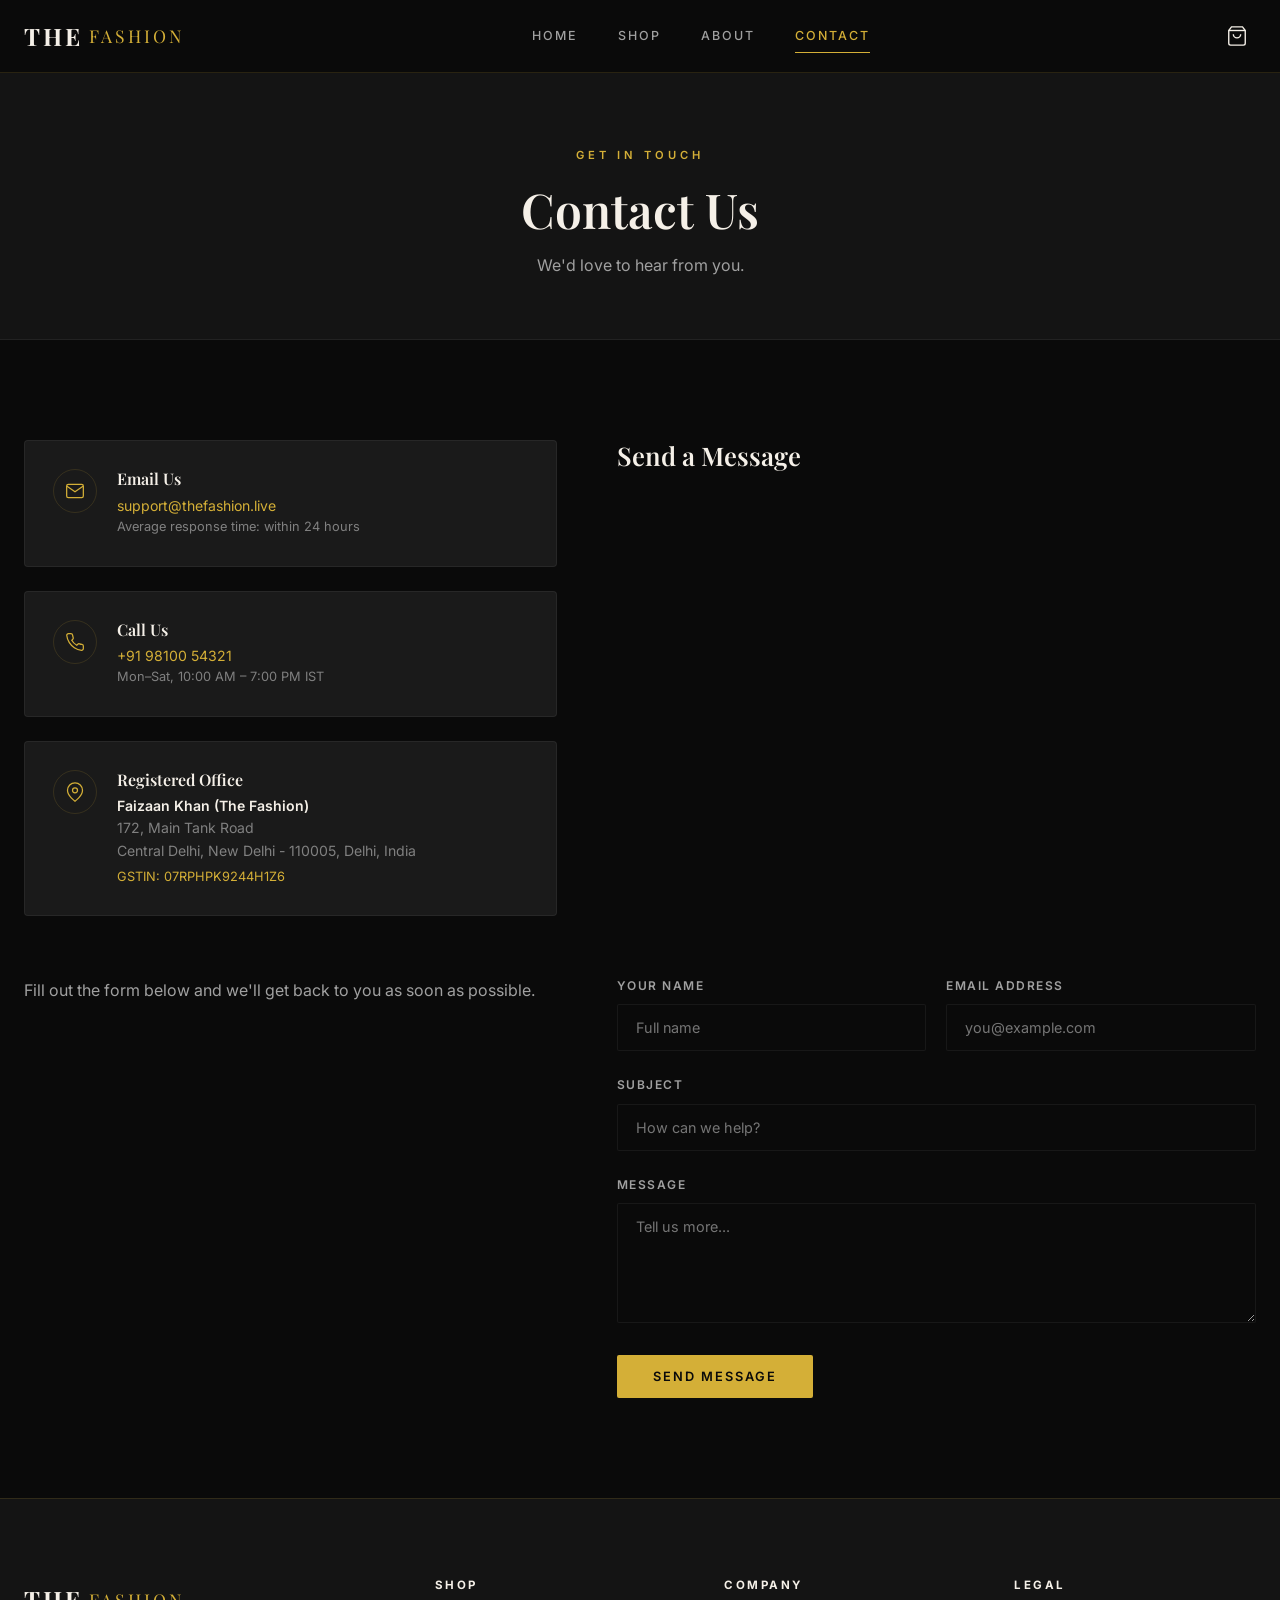
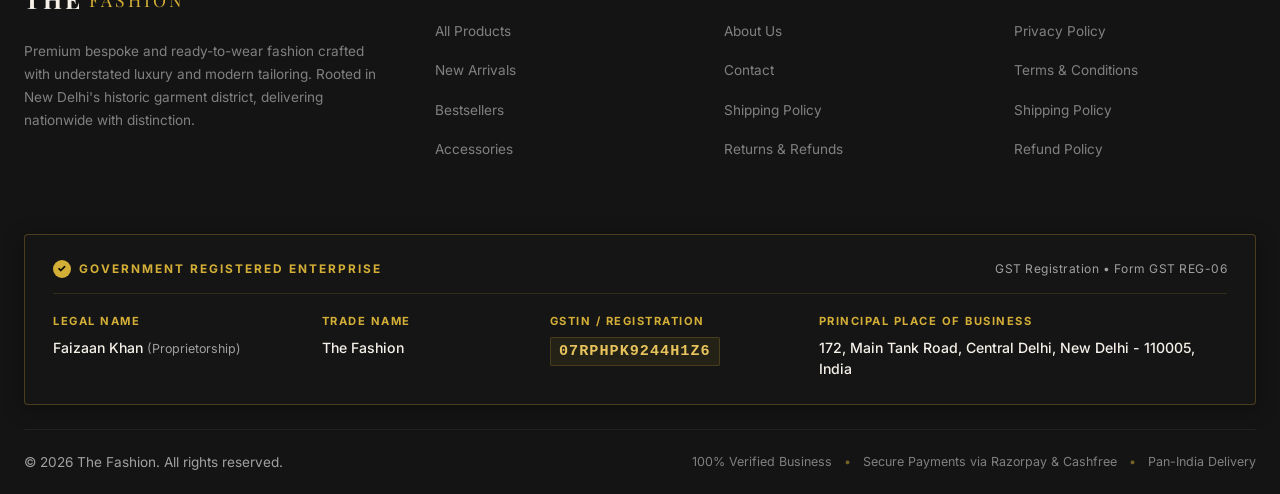
<file: contact.html>
<!DOCTYPE html>
<html lang="en">
<head>
  <meta charset="UTF-8">
  <meta name="viewport" content="width=device-width, initial-scale=1.0">
  <title>Contact — The Fashion</title>
  <link rel="stylesheet" href="css/styles.css">
  <link rel="icon" type="image/svg+xml" href="data:image/svg+xml,<svg xmlns='http://www.w3.org/2000/svg' viewBox='0 0 100 100'><text y='.9em' font-size='90'>◆</text></svg>">
</head>
<body>

<!-- Header -->
<header class="header">
  <div class="container">
    <a href="index.html" class="logo">THE <span>FASHION</span></a>
    <nav class="nav-links">
      <a href="index.html" >Home</a>
      <a href="shop.html" >Shop</a>
      <a href="about.html" >About</a>
      <a href="contact.html" class="active">Contact</a>
    </nav>
    <div class="header-actions">
      <button class="cart-btn" aria-label="Open cart">
        <svg viewBox="0 0 24 24"><path d="M6 2L3 6v14a2 2 0 0 0 2 2h14a2 2 0 0 0 2-2V6l-3-4z"/><line x1="3" y1="6" x2="21" y2="6"/><path d="M16 10a4 4 0 0 1-8 0"/></svg>
        <span class="cart-count hidden">0</span>
      </button>
      <button class="hamburger" aria-label="Menu">
        <span></span><span></span><span></span>
      </button>
    </div>
  </div>
</header>

<!-- Mobile Nav -->
<nav class="mobile-nav">
  <a href="index.html" >Home</a>
  <a href="shop.html" >Shop</a>
  <a href="about.html" >About</a>
  <a href="contact.html" class="active">Contact</a>
</nav>

<!-- Page Hero -->
<section class="page-hero">
  <div class="container">
    <span class="section-label">Get in Touch</span>
    <h1>Contact Us</h1>
    <p>We'd love to hear from you.</p>
  </div>
</section>

<!-- Contact Section -->
<section class="contact-section">
  <div class="container">
    <div class="contact-grid">
      <div class="contact-info-cards">
        <div class="contact-info-card">
          <div class="contact-icon">
            <svg viewBox="0 0 24 24"><path d="M4 4h16c1.1 0 2 .9 2 2v12c0 1.1-.9 2-2 2H4c-1.1 0-2-.9-2-2V6c0-1.1.9-2 2-2z"/><polyline points="22,6 12,13 2,6"/></svg>
          </div>
          <div>
            <h4>Email Us</h4>
            <p><a href="mailto:support@thefashion.live" style="color:var(--accent);">support@thefashion.live</a></p>
            <p style="font-size:0.8rem;color:var(--gray-400);">Average response time: within 24 hours</p>
          </div>
        </div>
        <div class="contact-info-card">
          <div class="contact-icon">
            <svg viewBox="0 0 24 24"><path d="M22 16.92v3a2 2 0 0 1-2.18 2 19.79 19.79 0 0 1-8.63-3.07 19.5 19.5 0 0 1-6-6 19.79 19.79 0 0 1-3.07-8.67A2 2 0 0 1 4.11 2h3a2 2 0 0 1 2 1.72 12.84 12.84 0 0 0 .7 2.81 2 2 0 0 1-.45 2.11L8.09 9.91a16 16 0 0 0 6 6l1.27-1.27a2 2 0 0 1 2.11-.45 12.84 12.84 0 0 0 2.81.7A2 2 0 0 1 22 16.92z"/></svg>
          </div>
          <div>
            <h4>Call Us</h4>
            <p><a href="tel:+919810054321" style="color:var(--accent);">+91 98100 54321</a></p>
            <p style="font-size:0.8rem;color:var(--gray-400);">Mon–Sat, 10:00 AM – 7:00 PM IST</p>
          </div>
        </div>
        <div class="contact-info-card">
          <div class="contact-icon">
            <svg viewBox="0 0 24 24"><path d="M21 10c0 7-9 13-9 13s-9-6-9-13a9 9 0 0 1 18 0z"/><circle cx="12" cy="10" r="3"/></svg>
          </div>
          <div>
            <h4>Registered Office</h4>
            <p style="font-weight:600;color:var(--ivory);">Faizaan Khan (The Fashion)</p>
            <p>172, Main Tank Road</p>
            <p>Central Delhi, New Delhi - 110005, Delhi, India</p>
            <p style="font-size:0.8rem;color:var(--accent);margin-top:4px;">GSTIN: 07RPHPK9244H1Z6</p>
          </div>
        </div>
      </div>
        <h3>Send a Message</h3>
        <p>Fill out the form below and we'll get back to you as soon as possible.</p>
        <form id="contactForm">
          <div class="form-row">
            <div class="form-group">
              <label for="name">Your Name</label>
              <input type="text" id="name" name="name" required placeholder="Full name">
            </div>
            <div class="form-group">
              <label for="email">Email Address</label>
              <input type="email" id="email" name="email" required placeholder="you@example.com">
            </div>
          </div>
          <div class="form-group">
            <label for="subject">Subject</label>
            <input type="text" id="subject" name="subject" required placeholder="How can we help?">
          </div>
          <div class="form-group">
            <label for="message">Message</label>
            <textarea id="message" name="message" required placeholder="Tell us more..."></textarea>
          </div>
          <button type="submit" class="btn btn-primary">Send Message</button>
        </form>
      </div>
    </div>
  </div>
</section>

<!-- Cart Overlay -->
<div class="cart-overlay"></div>

<!-- Cart Sidebar -->
<div class="cart-sidebar">
  <div class="cart-sidebar-header">
    <h3>Shopping Bag <span class="cart-item-count"></span></h3>
    <button class="close-cart">&times;</button>
  </div>
  <div class="cart-items"></div>
  <div class="cart-footer">
    <div class="cart-total">
      <span>Subtotal</span>
      <span class="cart-total-amount">₹0</span>
    </div>
    <a href="checkout.html" class="btn btn-primary">Proceed to Checkout</a>
  </div>
</div>

<!-- Footer -->
<footer class="footer">
  <div class="container">
    <div class="footer-grid">
      <div class="footer-brand">
        <a href="index.html" class="logo">THE <span>FASHION</span></a>
        <p>Premium bespoke and ready-to-wear fashion crafted with understated luxury and modern tailoring. Rooted in New Delhi's historic garment district, delivering nationwide with distinction.</p>
      </div>
      <div class="footer-col">
        <h4>Shop</h4>
        <ul>
          <li><a href="shop.html">All Products</a></li>
          <li><a href="shop.html">New Arrivals</a></li>
          <li><a href="shop.html">Bestsellers</a></li>
          <li><a href="shop.html">Accessories</a></li>
        </ul>
      </div>
      <div class="footer-col">
        <h4>Company</h4>
        <ul>
          <li><a href="about.html">About Us</a></li>
          <li><a href="contact.html">Contact</a></li>
          <li><a href="shipping.html">Shipping Policy</a></li>
          <li><a href="refund.html">Returns &amp; Refunds</a></li>
        </ul>
      </div>
      <div class="footer-col">
        <h4>Legal</h4>
        <ul>
          <li><a href="privacy.html">Privacy Policy</a></li>
          <li><a href="terms.html">Terms &amp; Conditions</a></li>
          <li><a href="shipping.html">Shipping Policy</a></li>
          <li><a href="refund.html">Refund Policy</a></li>
        </ul>
      </div>
    </div>
    <!-- Compliance & Business Registration Banner -->
    <div class="footer-compliance">
      <div class="compliance-header">
        <span class="compliance-badge">Government Registered Enterprise</span>
        <span class="compliance-tag">GST Registration &bull; Form GST REG-06</span>
      </div>
      <div class="compliance-grid">
        <div class="compliance-item">
          <span class="comp-label">Legal Name</span>
          <span class="comp-value">Faizaan Khan <span class="comp-sub">(Proprietorship)</span></span>
        </div>
        <div class="compliance-item">
          <span class="comp-label">Trade Name</span>
          <span class="comp-value">The Fashion</span>
        </div>
        <div class="compliance-item">
          <span class="comp-label">GSTIN / Registration</span>
          <span class="comp-value comp-highlight">07RPHPK9244H1Z6</span>
        </div>
        <div class="compliance-item">
          <span class="comp-label">Principal Place of Business</span>
          <span class="comp-value">172, Main Tank Road, Central Delhi, New Delhi - 110005, India</span>
        </div>
      </div>
    </div>

    <div class="footer-bottom">
      <p>&copy; 2026 The Fashion. All rights reserved.</p>
      <div class="footer-badges">
        <span>100% Verified Business</span>
        <span>&bull;</span>
        <span>Secure Payments via Razorpay &amp; Cashfree</span>
        <span>&bull;</span>
        <span>Pan-India Delivery</span>
      </div>
    </div>
  </div></footer>


<script src="js/script.js"></script>

</body>
</html>
</file>
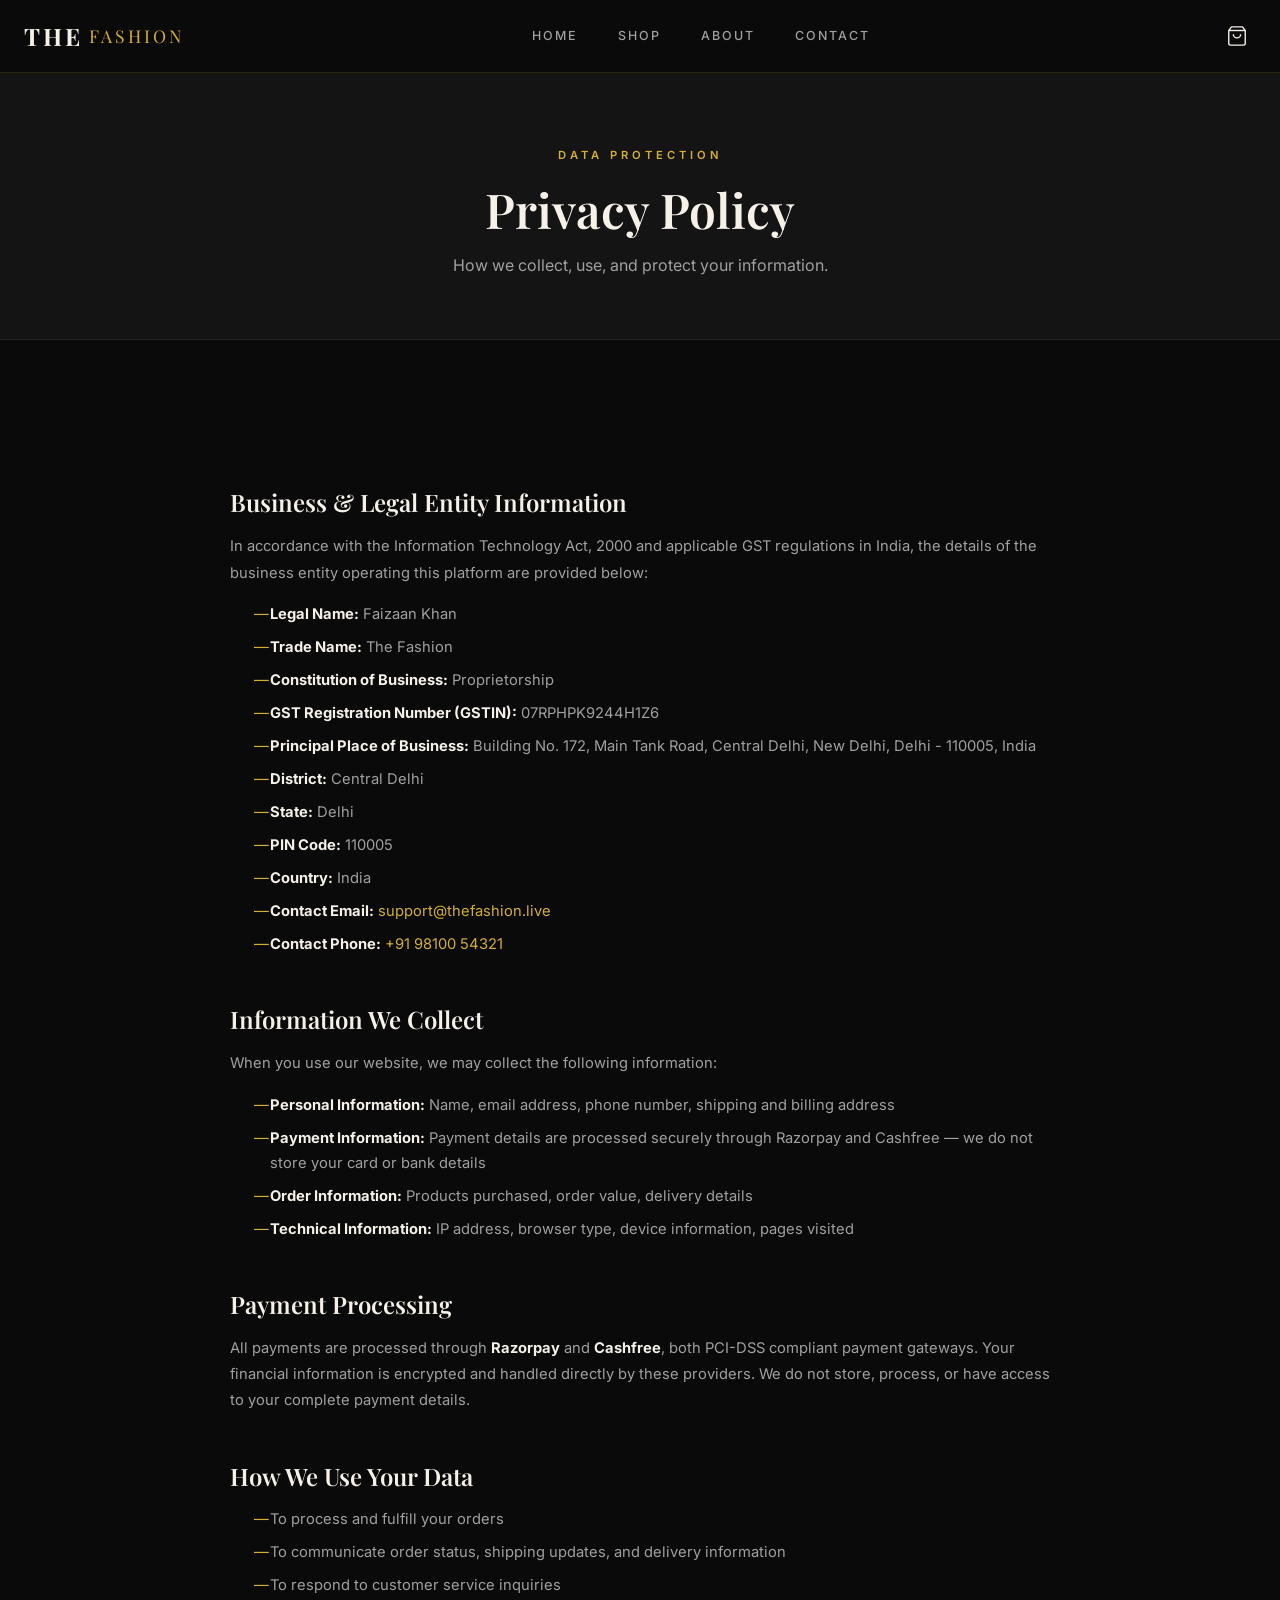
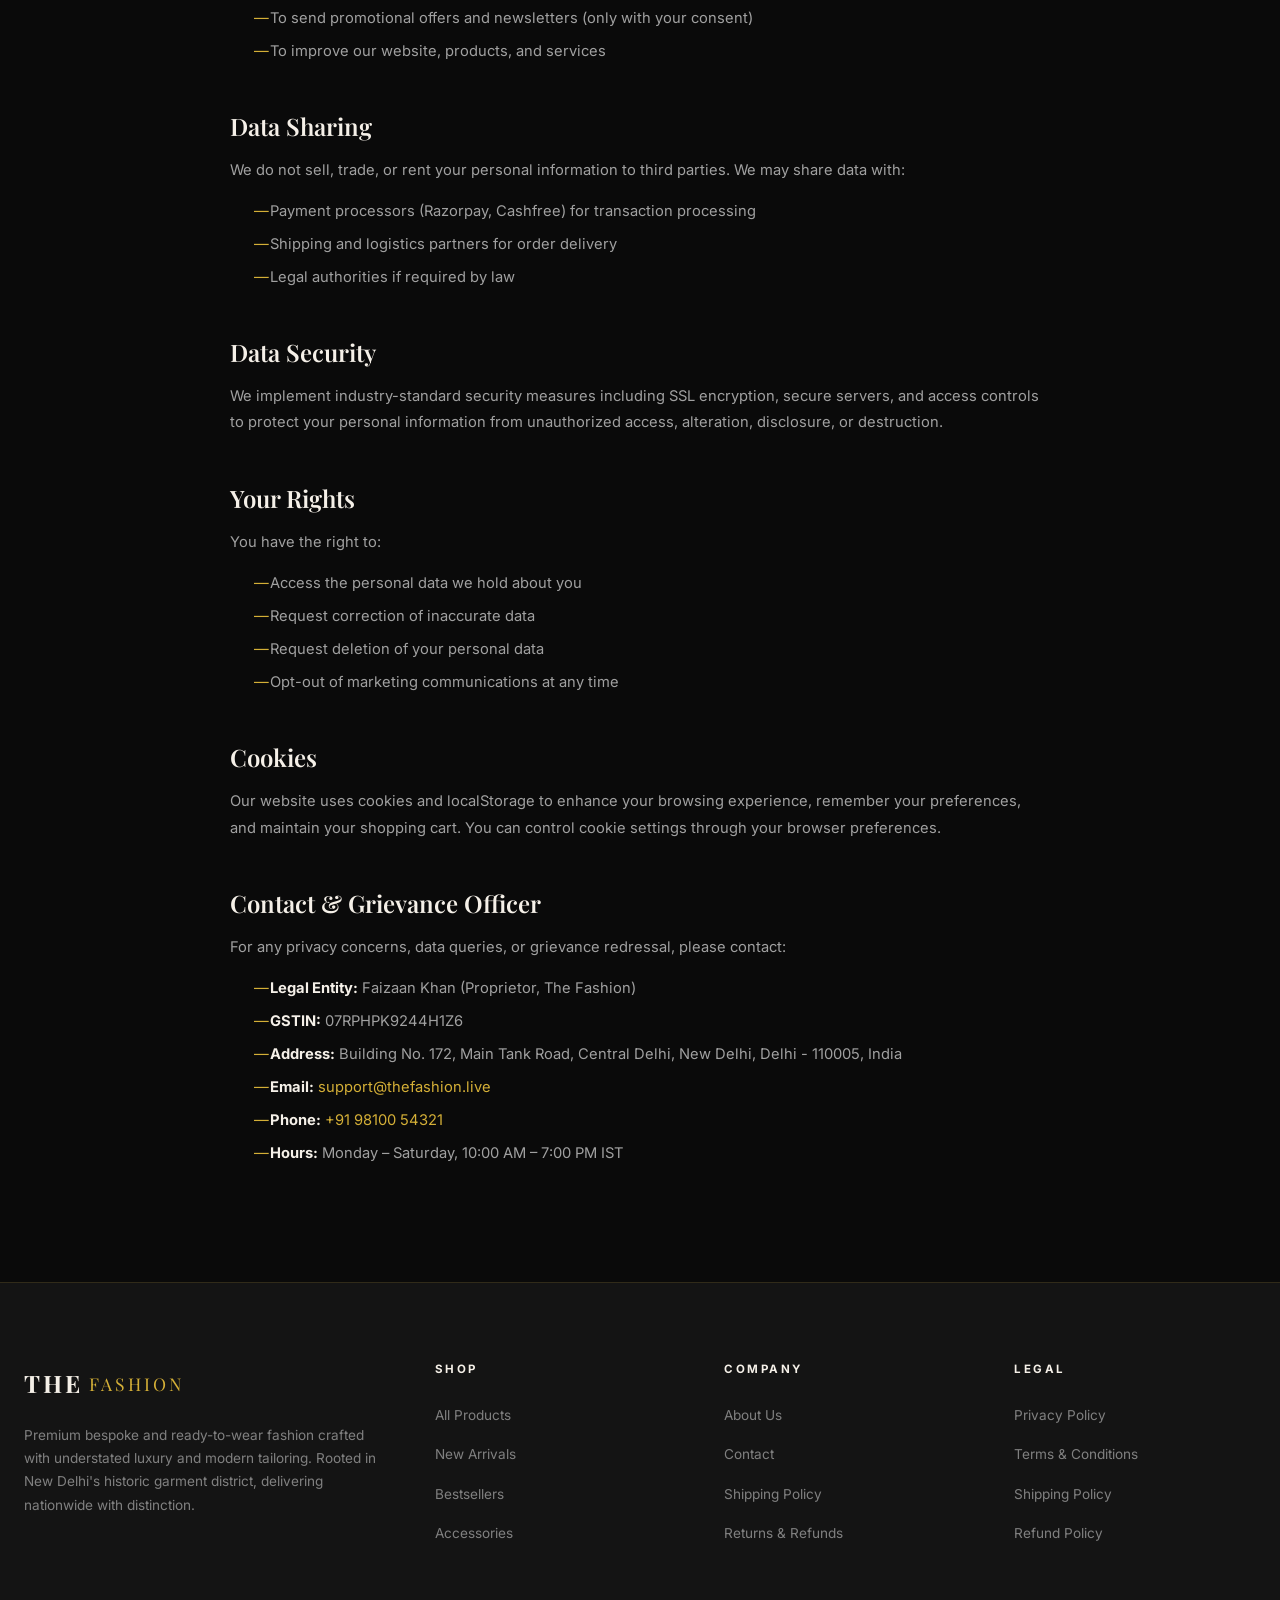
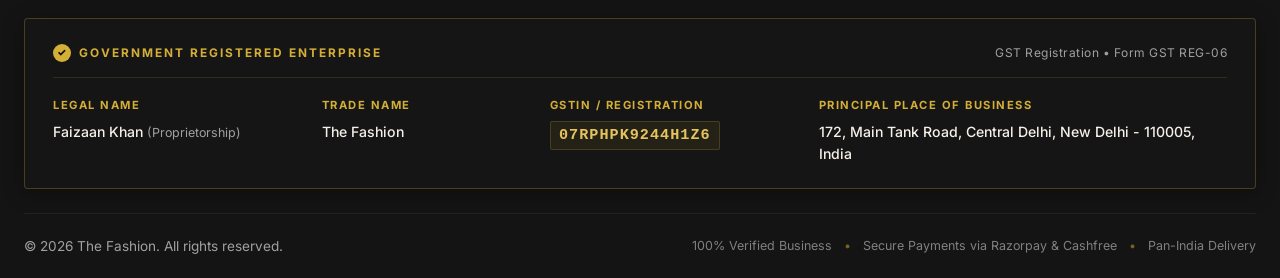
<file: privacy.html>
<!DOCTYPE html>
<html lang="en">
<head>
  <meta charset="UTF-8">
  <meta name="viewport" content="width=device-width, initial-scale=1.0">
  <title>Privacy Policy — The Fashion</title>
  <link rel="stylesheet" href="css/styles.css">
  <link rel="icon" type="image/svg+xml" href="data:image/svg+xml,<svg xmlns='http://www.w3.org/2000/svg' viewBox='0 0 100 100'><text y='.9em' font-size='90'>◆</text></svg>">
</head>
<body>

<!-- Header -->
<header class="header">
  <div class="container">
    <a href="index.html" class="logo">THE <span>FASHION</span></a>
    <nav class="nav-links">
      <a href="index.html" >Home</a>
      <a href="shop.html" >Shop</a>
      <a href="about.html" >About</a>
      <a href="contact.html" >Contact</a>
    </nav>
    <div class="header-actions">
      <button class="cart-btn" aria-label="Open cart">
        <svg viewBox="0 0 24 24"><path d="M6 2L3 6v14a2 2 0 0 0 2 2h14a2 2 0 0 0 2-2V6l-3-4z"/><line x1="3" y1="6" x2="21" y2="6"/><path d="M16 10a4 4 0 0 1-8 0"/></svg>
        <span class="cart-count hidden">0</span>
      </button>
      <button class="hamburger" aria-label="Menu">
        <span></span><span></span><span></span>
      </button>
    </div>
  </div>
</header>

<!-- Mobile Nav -->
<nav class="mobile-nav">
  <a href="index.html" >Home</a>
  <a href="shop.html" >Shop</a>
  <a href="about.html" >About</a>
  <a href="contact.html" >Contact</a>
</nav>

<!-- Page Hero -->
<section class="page-hero">
  <div class="container">
    <span class="section-label">Data Protection</span>
    <h1>Privacy Policy</h1>
    <p>How we collect, use, and protect your information.</p>
  </div>
</section>

<!-- Content -->
<section class="legal-content container">
  <h2>Business &amp; Legal Entity Information</h2>
  <p>In accordance with the Information Technology Act, 2000 and applicable GST regulations in India, the details of the business entity operating this platform are provided below:</p>
  <ul>
    <li><strong>Legal Name:</strong> Faizaan Khan</li>
    <li><strong>Trade Name:</strong> The Fashion</li>
    <li><strong>Constitution of Business:</strong> Proprietorship</li>
    <li><strong>GST Registration Number (GSTIN):</strong> 07RPHPK9244H1Z6</li>
    <li><strong>Principal Place of Business:</strong> Building No. 172, Main Tank Road, Central Delhi, New Delhi, Delhi - 110005, India</li>
    <li><strong>District:</strong> Central Delhi</li>
    <li><strong>State:</strong> Delhi</li>
    <li><strong>PIN Code:</strong> 110005</li>
    <li><strong>Country:</strong> India</li>
    <li><strong>Contact Email:</strong> <a href="mailto:support@thefashion.live">support@thefashion.live</a></li>
    <li><strong>Contact Phone:</strong> <a href="tel:+919810054321">+91 98100 54321</a></li>
  </ul>

  <h2>Information We Collect</h2>
  <p>When you use our website, we may collect the following information:</p>
  <ul>
    <li><strong>Personal Information:</strong> Name, email address, phone number, shipping and billing address</li>
    <li><strong>Payment Information:</strong> Payment details are processed securely through Razorpay and Cashfree — we do not store your card or bank details</li>
    <li><strong>Order Information:</strong> Products purchased, order value, delivery details</li>
    <li><strong>Technical Information:</strong> IP address, browser type, device information, pages visited</li>
  </ul>

  <h2>Payment Processing</h2>
  <p>All payments are processed through <strong>Razorpay</strong> and <strong>Cashfree</strong>, both PCI-DSS compliant payment gateways. Your financial information is encrypted and handled directly by these providers. We do not store, process, or have access to your complete payment details.</p>

  <h2>How We Use Your Data</h2>
  <ul>
    <li>To process and fulfill your orders</li>
    <li>To communicate order status, shipping updates, and delivery information</li>
    <li>To respond to customer service inquiries</li>
    <li>To send promotional offers and newsletters (only with your consent)</li>
    <li>To improve our website, products, and services</li>
  </ul>

  <h2>Data Sharing</h2>
  <p>We do not sell, trade, or rent your personal information to third parties. We may share data with:</p>
  <ul>
    <li>Payment processors (Razorpay, Cashfree) for transaction processing</li>
    <li>Shipping and logistics partners for order delivery</li>
    <li>Legal authorities if required by law</li>
  </ul>

  <h2>Data Security</h2>
  <p>We implement industry-standard security measures including SSL encryption, secure servers, and access controls to protect your personal information from unauthorized access, alteration, disclosure, or destruction.</p>

  <h2>Your Rights</h2>
  <p>You have the right to:</p>
  <ul>
    <li>Access the personal data we hold about you</li>
    <li>Request correction of inaccurate data</li>
    <li>Request deletion of your personal data</li>
    <li>Opt-out of marketing communications at any time</li>
  </ul>

  <h2>Cookies</h2>
  <p>Our website uses cookies and localStorage to enhance your browsing experience, remember your preferences, and maintain your shopping cart. You can control cookie settings through your browser preferences.</p>

  <h2>Contact &amp; Grievance Officer</h2>
  <p>For any privacy concerns, data queries, or grievance redressal, please contact:</p>
  <ul>
    <li><strong>Legal Entity:</strong> Faizaan Khan (Proprietor, The Fashion)</li>
    <li><strong>GSTIN:</strong> 07RPHPK9244H1Z6</li>
    <li><strong>Address:</strong> Building No. 172, Main Tank Road, Central Delhi, New Delhi, Delhi - 110005, India</li>
    <li><strong>Email:</strong> <a href="mailto:support@thefashion.live">support@thefashion.live</a></li>
    <li><strong>Phone:</strong> <a href="tel:+919810054321">+91 98100 54321</a></li>
    <li><strong>Hours:</strong> Monday – Saturday, 10:00 AM – 7:00 PM IST</li>
  </ul>
</section>

<!-- Cart Overlay -->
<div class="cart-overlay"></div>

<!-- Cart Sidebar -->
<div class="cart-sidebar">
  <div class="cart-sidebar-header">
    <h3>Shopping Bag <span class="cart-item-count"></span></h3>
    <button class="close-cart">&times;</button>
  </div>
  <div class="cart-items"></div>
  <div class="cart-footer">
    <div class="cart-total">
      <span>Subtotal</span>
      <span class="cart-total-amount">₹0</span>
    </div>
    <a href="checkout.html" class="btn btn-primary">Proceed to Checkout</a>
  </div>
</div>

<!-- Footer -->
<footer class="footer">
  <div class="container">
    <div class="footer-grid">
      <div class="footer-brand">
        <a href="index.html" class="logo">THE <span>FASHION</span></a>
        <p>Premium bespoke and ready-to-wear fashion crafted with understated luxury and modern tailoring. Rooted in New Delhi's historic garment district, delivering nationwide with distinction.</p>
      </div>
      <div class="footer-col">
        <h4>Shop</h4>
        <ul>
          <li><a href="shop.html">All Products</a></li>
          <li><a href="shop.html">New Arrivals</a></li>
          <li><a href="shop.html">Bestsellers</a></li>
          <li><a href="shop.html">Accessories</a></li>
        </ul>
      </div>
      <div class="footer-col">
        <h4>Company</h4>
        <ul>
          <li><a href="about.html">About Us</a></li>
          <li><a href="contact.html">Contact</a></li>
          <li><a href="shipping.html">Shipping Policy</a></li>
          <li><a href="refund.html">Returns &amp; Refunds</a></li>
        </ul>
      </div>
      <div class="footer-col">
        <h4>Legal</h4>
        <ul>
          <li><a href="privacy.html">Privacy Policy</a></li>
          <li><a href="terms.html">Terms &amp; Conditions</a></li>
          <li><a href="shipping.html">Shipping Policy</a></li>
          <li><a href="refund.html">Refund Policy</a></li>
        </ul>
      </div>
    </div>
    <!-- Compliance & Business Registration Banner -->
    <div class="footer-compliance">
      <div class="compliance-header">
        <span class="compliance-badge">Government Registered Enterprise</span>
        <span class="compliance-tag">GST Registration &bull; Form GST REG-06</span>
      </div>
      <div class="compliance-grid">
        <div class="compliance-item">
          <span class="comp-label">Legal Name</span>
          <span class="comp-value">Faizaan Khan <span class="comp-sub">(Proprietorship)</span></span>
        </div>
        <div class="compliance-item">
          <span class="comp-label">Trade Name</span>
          <span class="comp-value">The Fashion</span>
        </div>
        <div class="compliance-item">
          <span class="comp-label">GSTIN / Registration</span>
          <span class="comp-value comp-highlight">07RPHPK9244H1Z6</span>
        </div>
        <div class="compliance-item">
          <span class="comp-label">Principal Place of Business</span>
          <span class="comp-value">172, Main Tank Road, Central Delhi, New Delhi - 110005, India</span>
        </div>
      </div>
    </div>

    <div class="footer-bottom">
      <p>&copy; 2026 The Fashion. All rights reserved.</p>
      <div class="footer-badges">
        <span>100% Verified Business</span>
        <span>&bull;</span>
        <span>Secure Payments via Razorpay &amp; Cashfree</span>
        <span>&bull;</span>
        <span>Pan-India Delivery</span>
      </div>
    </div>
  </div></footer>


<script src="js/script.js"></script>

</body>
</html>
</file>
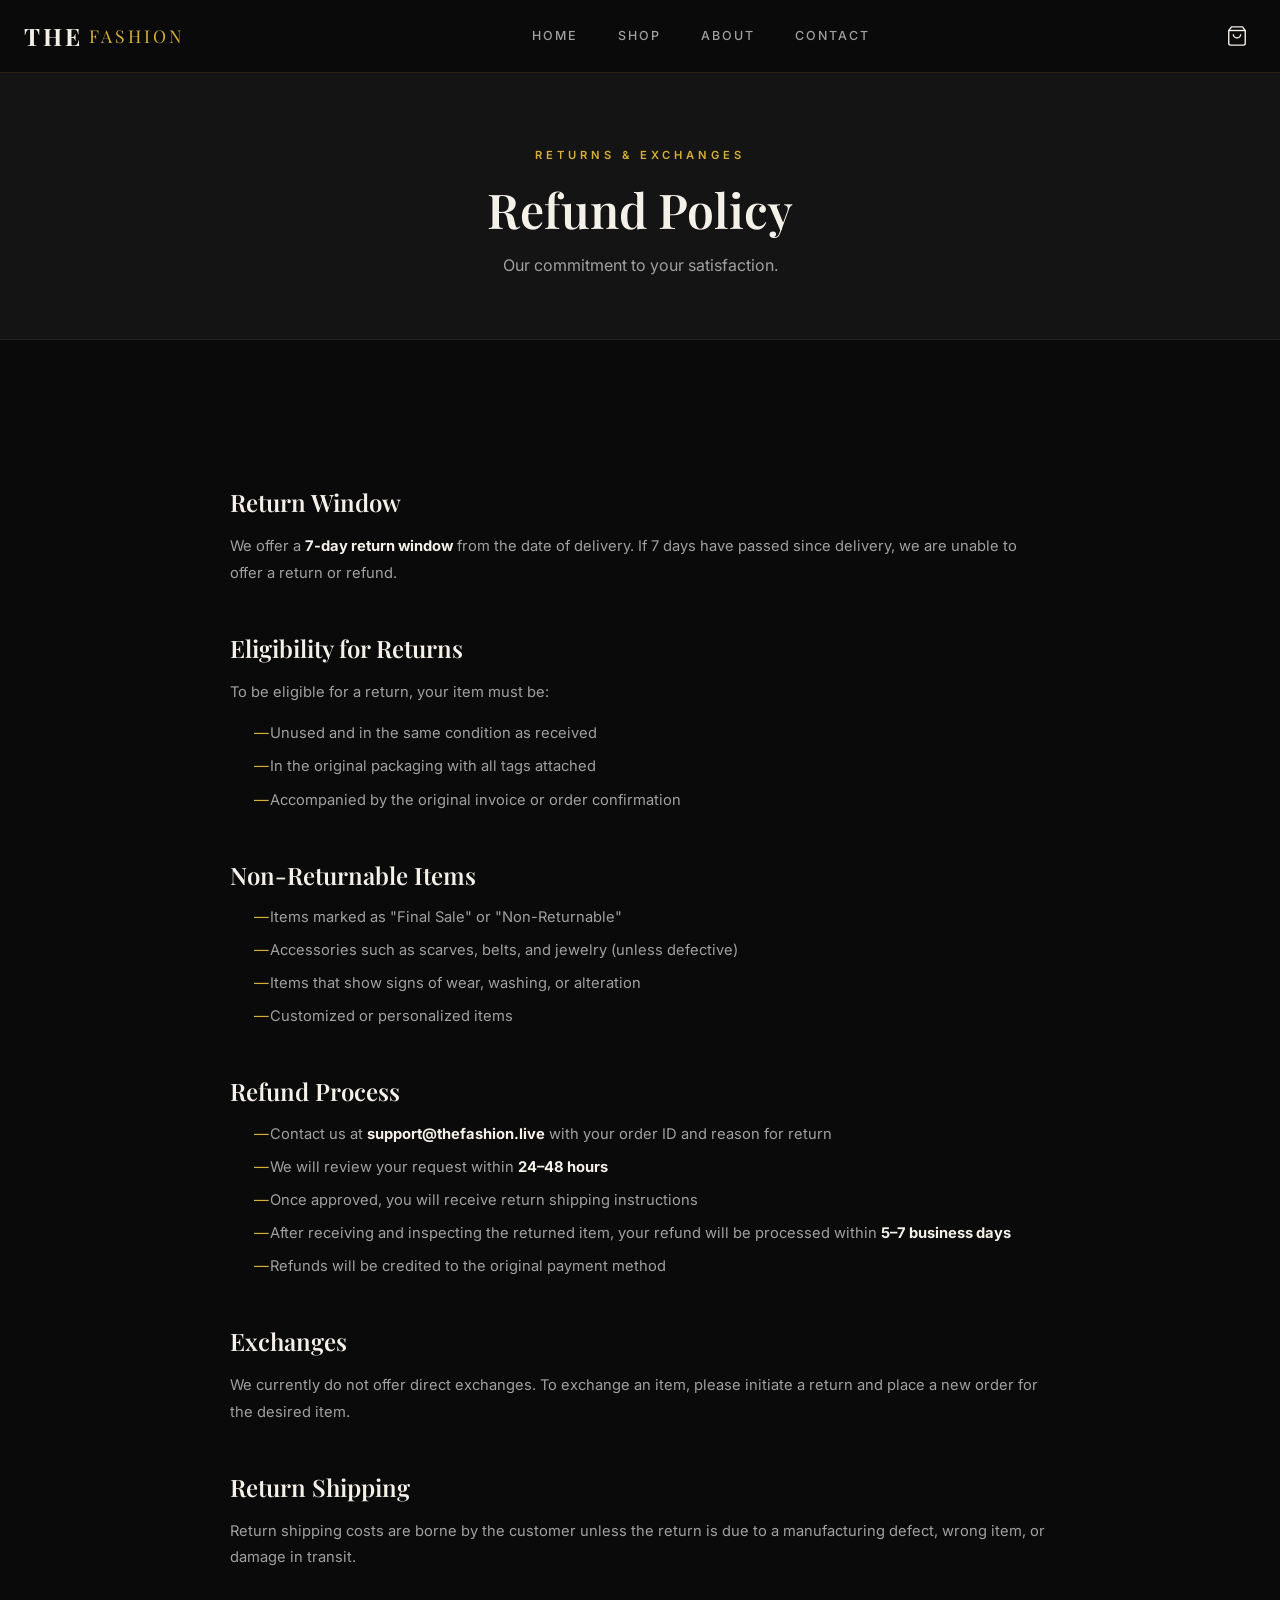
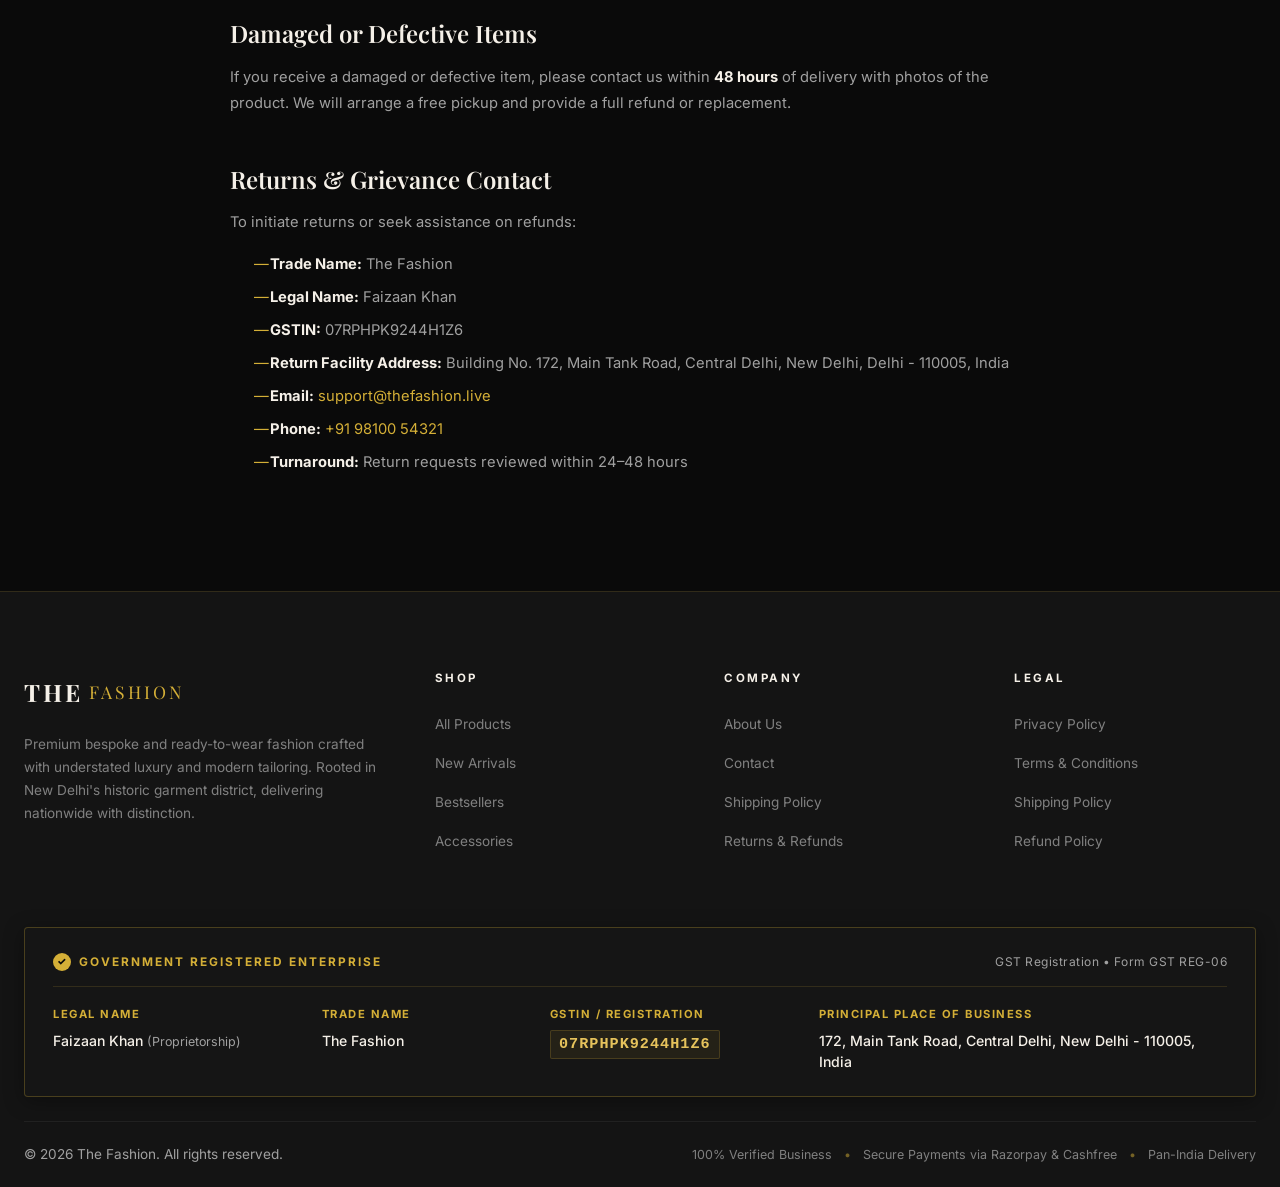
<file: refund.html>
<!DOCTYPE html>
<html lang="en">
<head>
  <meta charset="UTF-8">
  <meta name="viewport" content="width=device-width, initial-scale=1.0">
  <title>Refund Policy — The Fashion</title>
  <link rel="stylesheet" href="css/styles.css">
  <link rel="icon" type="image/svg+xml" href="data:image/svg+xml,<svg xmlns='http://www.w3.org/2000/svg' viewBox='0 0 100 100'><text y='.9em' font-size='90'>◆</text></svg>">
</head>
<body>

<!-- Header -->
<header class="header">
  <div class="container">
    <a href="index.html" class="logo">THE <span>FASHION</span></a>
    <nav class="nav-links">
      <a href="index.html" >Home</a>
      <a href="shop.html" >Shop</a>
      <a href="about.html" >About</a>
      <a href="contact.html" >Contact</a>
    </nav>
    <div class="header-actions">
      <button class="cart-btn" aria-label="Open cart">
        <svg viewBox="0 0 24 24"><path d="M6 2L3 6v14a2 2 0 0 0 2 2h14a2 2 0 0 0 2-2V6l-3-4z"/><line x1="3" y1="6" x2="21" y2="6"/><path d="M16 10a4 4 0 0 1-8 0"/></svg>
        <span class="cart-count hidden">0</span>
      </button>
      <button class="hamburger" aria-label="Menu">
        <span></span><span></span><span></span>
      </button>
    </div>
  </div>
</header>

<!-- Mobile Nav -->
<nav class="mobile-nav">
  <a href="index.html" >Home</a>
  <a href="shop.html" >Shop</a>
  <a href="about.html" >About</a>
  <a href="contact.html" >Contact</a>
</nav>

<!-- Page Hero -->
<section class="page-hero">
  <div class="container">
    <span class="section-label">Returns &amp; Exchanges</span>
    <h1>Refund Policy</h1>
    <p>Our commitment to your satisfaction.</p>
  </div>
</section>

<!-- Content -->
<section class="legal-content container">
  <h2>Return Window</h2>
  <p>We offer a <strong>7-day return window</strong> from the date of delivery. If 7 days have passed since delivery, we are unable to offer a return or refund.</p>

  <h2>Eligibility for Returns</h2>
  <p>To be eligible for a return, your item must be:</p>
  <ul>
    <li>Unused and in the same condition as received</li>
    <li>In the original packaging with all tags attached</li>
    <li>Accompanied by the original invoice or order confirmation</li>
  </ul>

  <h2>Non-Returnable Items</h2>
  <ul>
    <li>Items marked as "Final Sale" or "Non-Returnable"</li>
    <li>Accessories such as scarves, belts, and jewelry (unless defective)</li>
    <li>Items that show signs of wear, washing, or alteration</li>
    <li>Customized or personalized items</li>
  </ul>

  <h2>Refund Process</h2>
  <ul>
    <li>Contact us at <strong>support@thefashion.live</strong> with your order ID and reason for return</li>
    <li>We will review your request within <strong>24–48 hours</strong></li>
    <li>Once approved, you will receive return shipping instructions</li>
    <li>After receiving and inspecting the returned item, your refund will be processed within <strong>5–7 business days</strong></li>
    <li>Refunds will be credited to the original payment method</li>
  </ul>

  <h2>Exchanges</h2>
  <p>We currently do not offer direct exchanges. To exchange an item, please initiate a return and place a new order for the desired item.</p>

  <h2>Return Shipping</h2>
  <p>Return shipping costs are borne by the customer unless the return is due to a manufacturing defect, wrong item, or damage in transit.</p>

  <h2>Damaged or Defective Items</h2>
  <p>If you receive a damaged or defective item, please contact us within <strong>48 hours</strong> of delivery with photos of the product. We will arrange a free pickup and provide a full refund or replacement.</p>

  <h2>Returns &amp; Grievance Contact</h2>
  <p>To initiate returns or seek assistance on refunds:</p>
  <ul>
    <li><strong>Trade Name:</strong> The Fashion</li>
    <li><strong>Legal Name:</strong> Faizaan Khan</li>
    <li><strong>GSTIN:</strong> 07RPHPK9244H1Z6</li>
    <li><strong>Return Facility Address:</strong> Building No. 172, Main Tank Road, Central Delhi, New Delhi, Delhi - 110005, India</li>
    <li><strong>Email:</strong> <a href="mailto:support@thefashion.live">support@thefashion.live</a></li>
    <li><strong>Phone:</strong> <a href="tel:+919810054321">+91 98100 54321</a></li>
    <li><strong>Turnaround:</strong> Return requests reviewed within 24–48 hours</li>
  </ul>
</section>

<!-- Cart Overlay -->
<div class="cart-overlay"></div>

<!-- Cart Sidebar -->
<div class="cart-sidebar">
  <div class="cart-sidebar-header">
    <h3>Shopping Bag <span class="cart-item-count"></span></h3>
    <button class="close-cart">&times;</button>
  </div>
  <div class="cart-items"></div>
  <div class="cart-footer">
    <div class="cart-total">
      <span>Subtotal</span>
      <span class="cart-total-amount">₹0</span>
    </div>
    <a href="checkout.html" class="btn btn-primary">Proceed to Checkout</a>
  </div>
</div>

<!-- Footer -->
<footer class="footer">
  <div class="container">
    <div class="footer-grid">
      <div class="footer-brand">
        <a href="index.html" class="logo">THE <span>FASHION</span></a>
        <p>Premium bespoke and ready-to-wear fashion crafted with understated luxury and modern tailoring. Rooted in New Delhi's historic garment district, delivering nationwide with distinction.</p>
      </div>
      <div class="footer-col">
        <h4>Shop</h4>
        <ul>
          <li><a href="shop.html">All Products</a></li>
          <li><a href="shop.html">New Arrivals</a></li>
          <li><a href="shop.html">Bestsellers</a></li>
          <li><a href="shop.html">Accessories</a></li>
        </ul>
      </div>
      <div class="footer-col">
        <h4>Company</h4>
        <ul>
          <li><a href="about.html">About Us</a></li>
          <li><a href="contact.html">Contact</a></li>
          <li><a href="shipping.html">Shipping Policy</a></li>
          <li><a href="refund.html">Returns &amp; Refunds</a></li>
        </ul>
      </div>
      <div class="footer-col">
        <h4>Legal</h4>
        <ul>
          <li><a href="privacy.html">Privacy Policy</a></li>
          <li><a href="terms.html">Terms &amp; Conditions</a></li>
          <li><a href="shipping.html">Shipping Policy</a></li>
          <li><a href="refund.html">Refund Policy</a></li>
        </ul>
      </div>
    </div>
    <!-- Compliance & Business Registration Banner -->
    <div class="footer-compliance">
      <div class="compliance-header">
        <span class="compliance-badge">Government Registered Enterprise</span>
        <span class="compliance-tag">GST Registration &bull; Form GST REG-06</span>
      </div>
      <div class="compliance-grid">
        <div class="compliance-item">
          <span class="comp-label">Legal Name</span>
          <span class="comp-value">Faizaan Khan <span class="comp-sub">(Proprietorship)</span></span>
        </div>
        <div class="compliance-item">
          <span class="comp-label">Trade Name</span>
          <span class="comp-value">The Fashion</span>
        </div>
        <div class="compliance-item">
          <span class="comp-label">GSTIN / Registration</span>
          <span class="comp-value comp-highlight">07RPHPK9244H1Z6</span>
        </div>
        <div class="compliance-item">
          <span class="comp-label">Principal Place of Business</span>
          <span class="comp-value">172, Main Tank Road, Central Delhi, New Delhi - 110005, India</span>
        </div>
      </div>
    </div>

    <div class="footer-bottom">
      <p>&copy; 2026 The Fashion. All rights reserved.</p>
      <div class="footer-badges">
        <span>100% Verified Business</span>
        <span>&bull;</span>
        <span>Secure Payments via Razorpay &amp; Cashfree</span>
        <span>&bull;</span>
        <span>Pan-India Delivery</span>
      </div>
    </div>
  </div></footer>


<script src="js/script.js"></script>

</body>
</html>
</file>
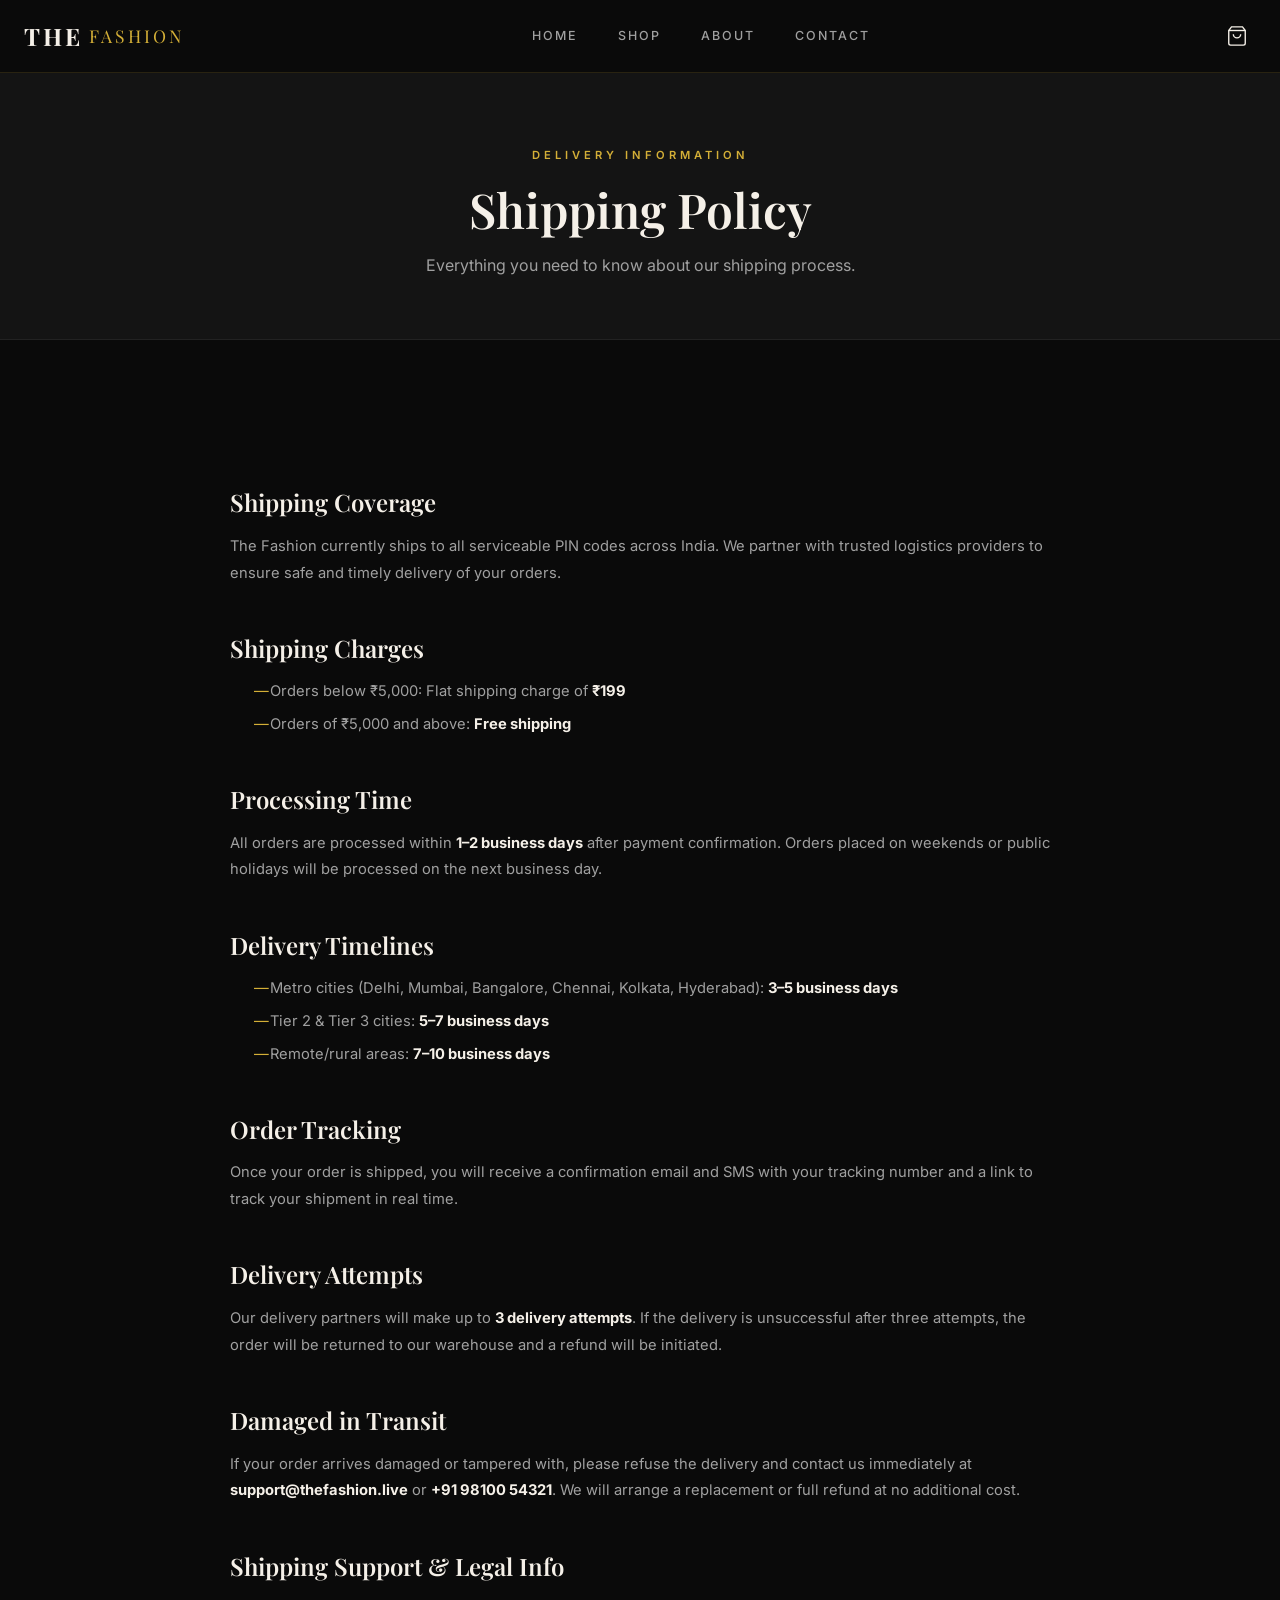
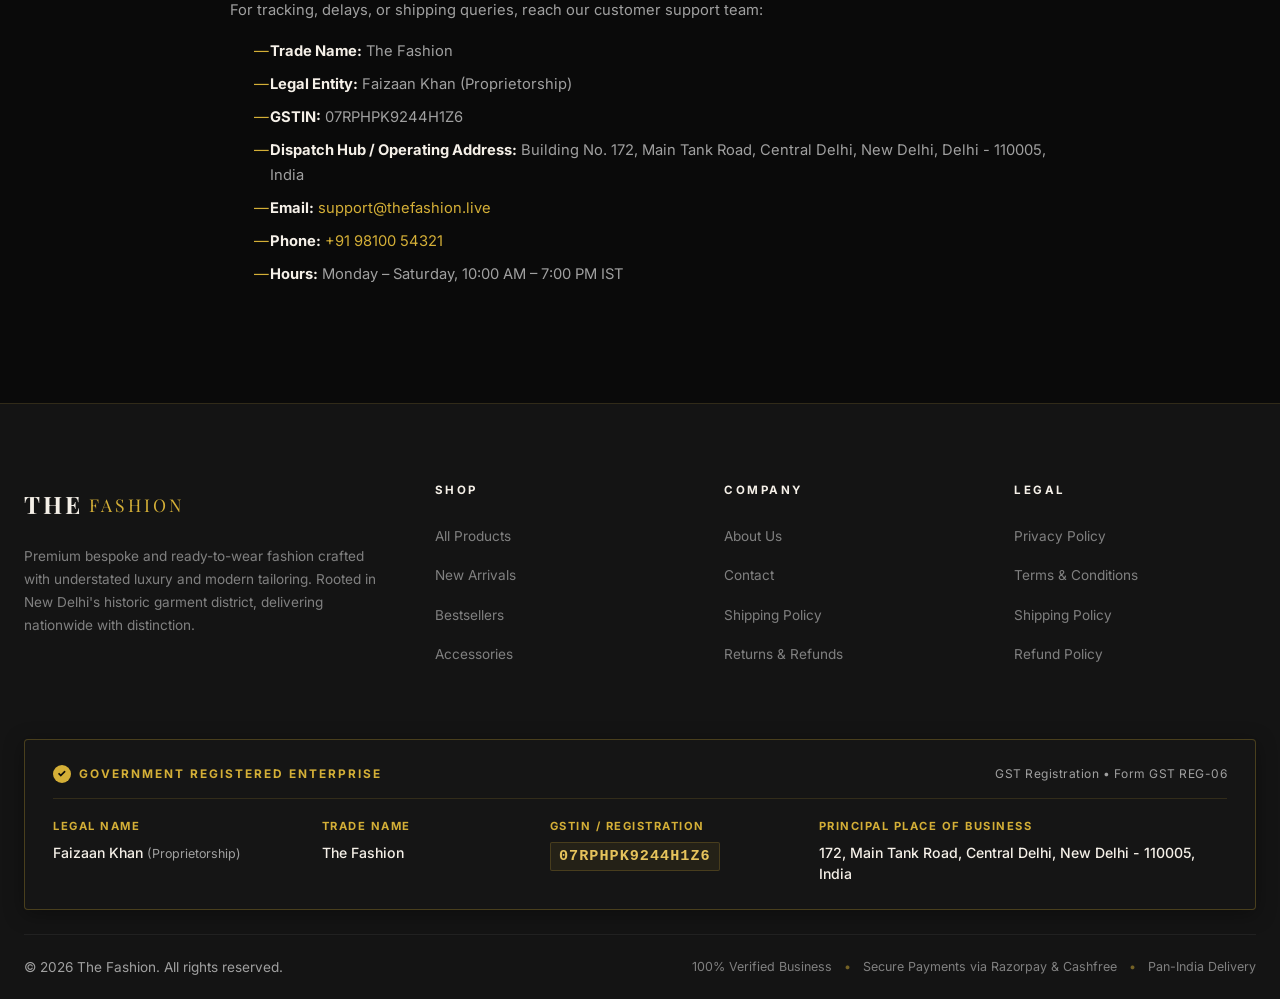
<file: shipping.html>
<!DOCTYPE html>
<html lang="en">
<head>
  <meta charset="UTF-8">
  <meta name="viewport" content="width=device-width, initial-scale=1.0">
  <title>Shipping Policy — The Fashion</title>
  <link rel="stylesheet" href="css/styles.css">
  <link rel="icon" type="image/svg+xml" href="data:image/svg+xml,<svg xmlns='http://www.w3.org/2000/svg' viewBox='0 0 100 100'><text y='.9em' font-size='90'>◆</text></svg>">
</head>
<body>

<!-- Header -->
<header class="header">
  <div class="container">
    <a href="index.html" class="logo">THE <span>FASHION</span></a>
    <nav class="nav-links">
      <a href="index.html" >Home</a>
      <a href="shop.html" >Shop</a>
      <a href="about.html" >About</a>
      <a href="contact.html" >Contact</a>
    </nav>
    <div class="header-actions">
      <button class="cart-btn" aria-label="Open cart">
        <svg viewBox="0 0 24 24"><path d="M6 2L3 6v14a2 2 0 0 0 2 2h14a2 2 0 0 0 2-2V6l-3-4z"/><line x1="3" y1="6" x2="21" y2="6"/><path d="M16 10a4 4 0 0 1-8 0"/></svg>
        <span class="cart-count hidden">0</span>
      </button>
      <button class="hamburger" aria-label="Menu">
        <span></span><span></span><span></span>
      </button>
    </div>
  </div>
</header>

<!-- Mobile Nav -->
<nav class="mobile-nav">
  <a href="index.html" >Home</a>
  <a href="shop.html" >Shop</a>
  <a href="about.html" >About</a>
  <a href="contact.html" >Contact</a>
</nav>

<!-- Page Hero -->
<section class="page-hero">
  <div class="container">
    <span class="section-label">Delivery Information</span>
    <h1>Shipping Policy</h1>
    <p>Everything you need to know about our shipping process.</p>
  </div>
</section>

<!-- Content -->
<section class="legal-content container">
  <h2>Shipping Coverage</h2>
  <p>The Fashion currently ships to all serviceable PIN codes across India. We partner with trusted logistics providers to ensure safe and timely delivery of your orders.</p>

  <h2>Shipping Charges</h2>
  <ul>
    <li>Orders below ₹5,000: Flat shipping charge of <strong>₹199</strong></li>
    <li>Orders of ₹5,000 and above: <strong>Free shipping</strong></li>
  </ul>

  <h2>Processing Time</h2>
  <p>All orders are processed within <strong>1–2 business days</strong> after payment confirmation. Orders placed on weekends or public holidays will be processed on the next business day.</p>

  <h2>Delivery Timelines</h2>
  <ul>
    <li>Metro cities (Delhi, Mumbai, Bangalore, Chennai, Kolkata, Hyderabad): <strong>3–5 business days</strong></li>
    <li>Tier 2 &amp; Tier 3 cities: <strong>5–7 business days</strong></li>
    <li>Remote/rural areas: <strong>7–10 business days</strong></li>
  </ul>

  <h2>Order Tracking</h2>
  <p>Once your order is shipped, you will receive a confirmation email and SMS with your tracking number and a link to track your shipment in real time.</p>

  <h2>Delivery Attempts</h2>
  <p>Our delivery partners will make up to <strong>3 delivery attempts</strong>. If the delivery is unsuccessful after three attempts, the order will be returned to our warehouse and a refund will be initiated.</p>

  <h2>Damaged in Transit</h2>
  <p>If your order arrives damaged or tampered with, please refuse the delivery and contact us immediately at <strong>support@thefashion.live</strong> or <strong>+91 98100 54321</strong>. We will arrange a replacement or full refund at no additional cost.</p>

  <h2>Shipping Support &amp; Legal Info</h2>
  <p>For tracking, delays, or shipping queries, reach our customer support team:</p>
  <ul>
    <li><strong>Trade Name:</strong> The Fashion</li>
    <li><strong>Legal Entity:</strong> Faizaan Khan (Proprietorship)</li>
    <li><strong>GSTIN:</strong> 07RPHPK9244H1Z6</li>
    <li><strong>Dispatch Hub / Operating Address:</strong> Building No. 172, Main Tank Road, Central Delhi, New Delhi, Delhi - 110005, India</li>
    <li><strong>Email:</strong> <a href="mailto:support@thefashion.live">support@thefashion.live</a></li>
    <li><strong>Phone:</strong> <a href="tel:+919810054321">+91 98100 54321</a></li>
    <li><strong>Hours:</strong> Monday – Saturday, 10:00 AM – 7:00 PM IST</li>
  </ul>
</section>

<!-- Cart Overlay -->
<div class="cart-overlay"></div>

<!-- Cart Sidebar -->
<div class="cart-sidebar">
  <div class="cart-sidebar-header">
    <h3>Shopping Bag <span class="cart-item-count"></span></h3>
    <button class="close-cart">&times;</button>
  </div>
  <div class="cart-items"></div>
  <div class="cart-footer">
    <div class="cart-total">
      <span>Subtotal</span>
      <span class="cart-total-amount">₹0</span>
    </div>
    <a href="checkout.html" class="btn btn-primary">Proceed to Checkout</a>
  </div>
</div>

<!-- Footer -->
<footer class="footer">
  <div class="container">
    <div class="footer-grid">
      <div class="footer-brand">
        <a href="index.html" class="logo">THE <span>FASHION</span></a>
        <p>Premium bespoke and ready-to-wear fashion crafted with understated luxury and modern tailoring. Rooted in New Delhi's historic garment district, delivering nationwide with distinction.</p>
      </div>
      <div class="footer-col">
        <h4>Shop</h4>
        <ul>
          <li><a href="shop.html">All Products</a></li>
          <li><a href="shop.html">New Arrivals</a></li>
          <li><a href="shop.html">Bestsellers</a></li>
          <li><a href="shop.html">Accessories</a></li>
        </ul>
      </div>
      <div class="footer-col">
        <h4>Company</h4>
        <ul>
          <li><a href="about.html">About Us</a></li>
          <li><a href="contact.html">Contact</a></li>
          <li><a href="shipping.html">Shipping Policy</a></li>
          <li><a href="refund.html">Returns &amp; Refunds</a></li>
        </ul>
      </div>
      <div class="footer-col">
        <h4>Legal</h4>
        <ul>
          <li><a href="privacy.html">Privacy Policy</a></li>
          <li><a href="terms.html">Terms &amp; Conditions</a></li>
          <li><a href="shipping.html">Shipping Policy</a></li>
          <li><a href="refund.html">Refund Policy</a></li>
        </ul>
      </div>
    </div>
    <!-- Compliance & Business Registration Banner -->
    <div class="footer-compliance">
      <div class="compliance-header">
        <span class="compliance-badge">Government Registered Enterprise</span>
        <span class="compliance-tag">GST Registration &bull; Form GST REG-06</span>
      </div>
      <div class="compliance-grid">
        <div class="compliance-item">
          <span class="comp-label">Legal Name</span>
          <span class="comp-value">Faizaan Khan <span class="comp-sub">(Proprietorship)</span></span>
        </div>
        <div class="compliance-item">
          <span class="comp-label">Trade Name</span>
          <span class="comp-value">The Fashion</span>
        </div>
        <div class="compliance-item">
          <span class="comp-label">GSTIN / Registration</span>
          <span class="comp-value comp-highlight">07RPHPK9244H1Z6</span>
        </div>
        <div class="compliance-item">
          <span class="comp-label">Principal Place of Business</span>
          <span class="comp-value">172, Main Tank Road, Central Delhi, New Delhi - 110005, India</span>
        </div>
      </div>
    </div>

    <div class="footer-bottom">
      <p>&copy; 2026 The Fashion. All rights reserved.</p>
      <div class="footer-badges">
        <span>100% Verified Business</span>
        <span>&bull;</span>
        <span>Secure Payments via Razorpay &amp; Cashfree</span>
        <span>&bull;</span>
        <span>Pan-India Delivery</span>
      </div>
    </div>
  </div></footer>


<script src="js/script.js"></script>

</body>
</html>
</file>
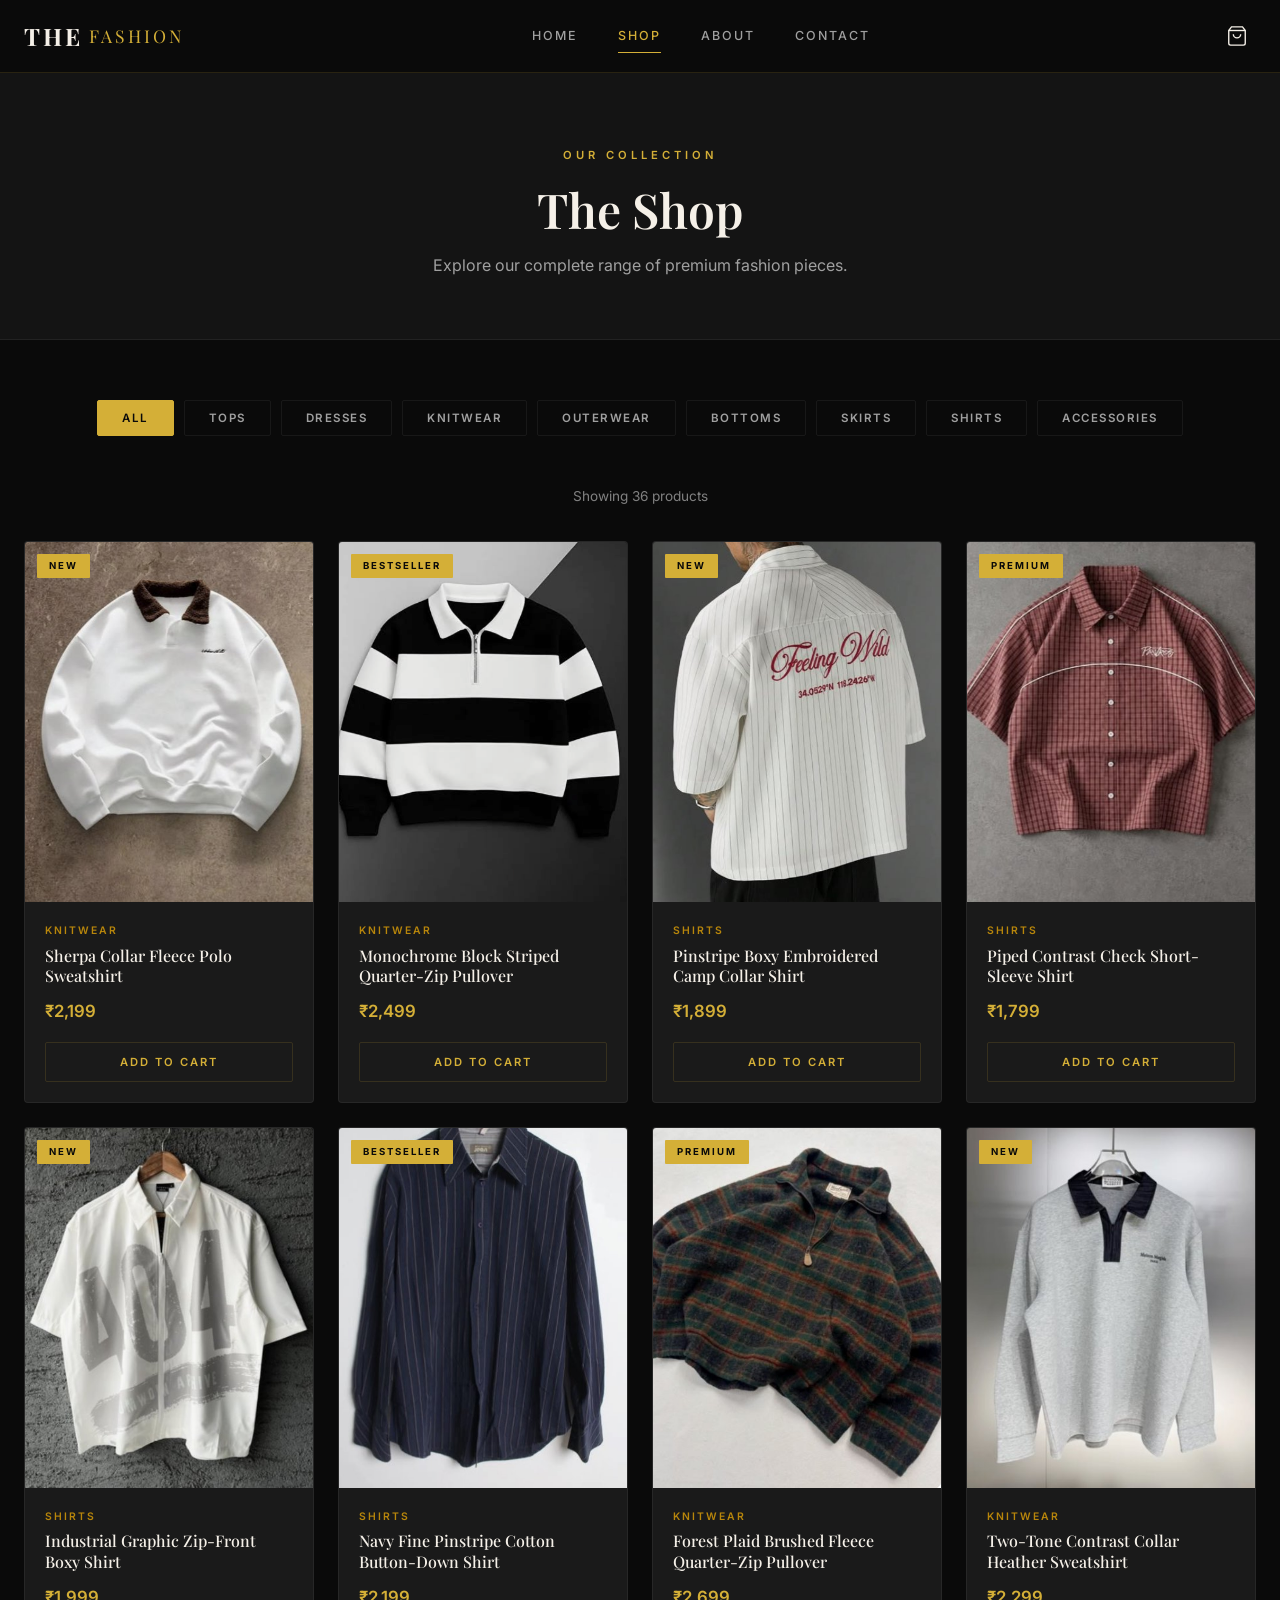
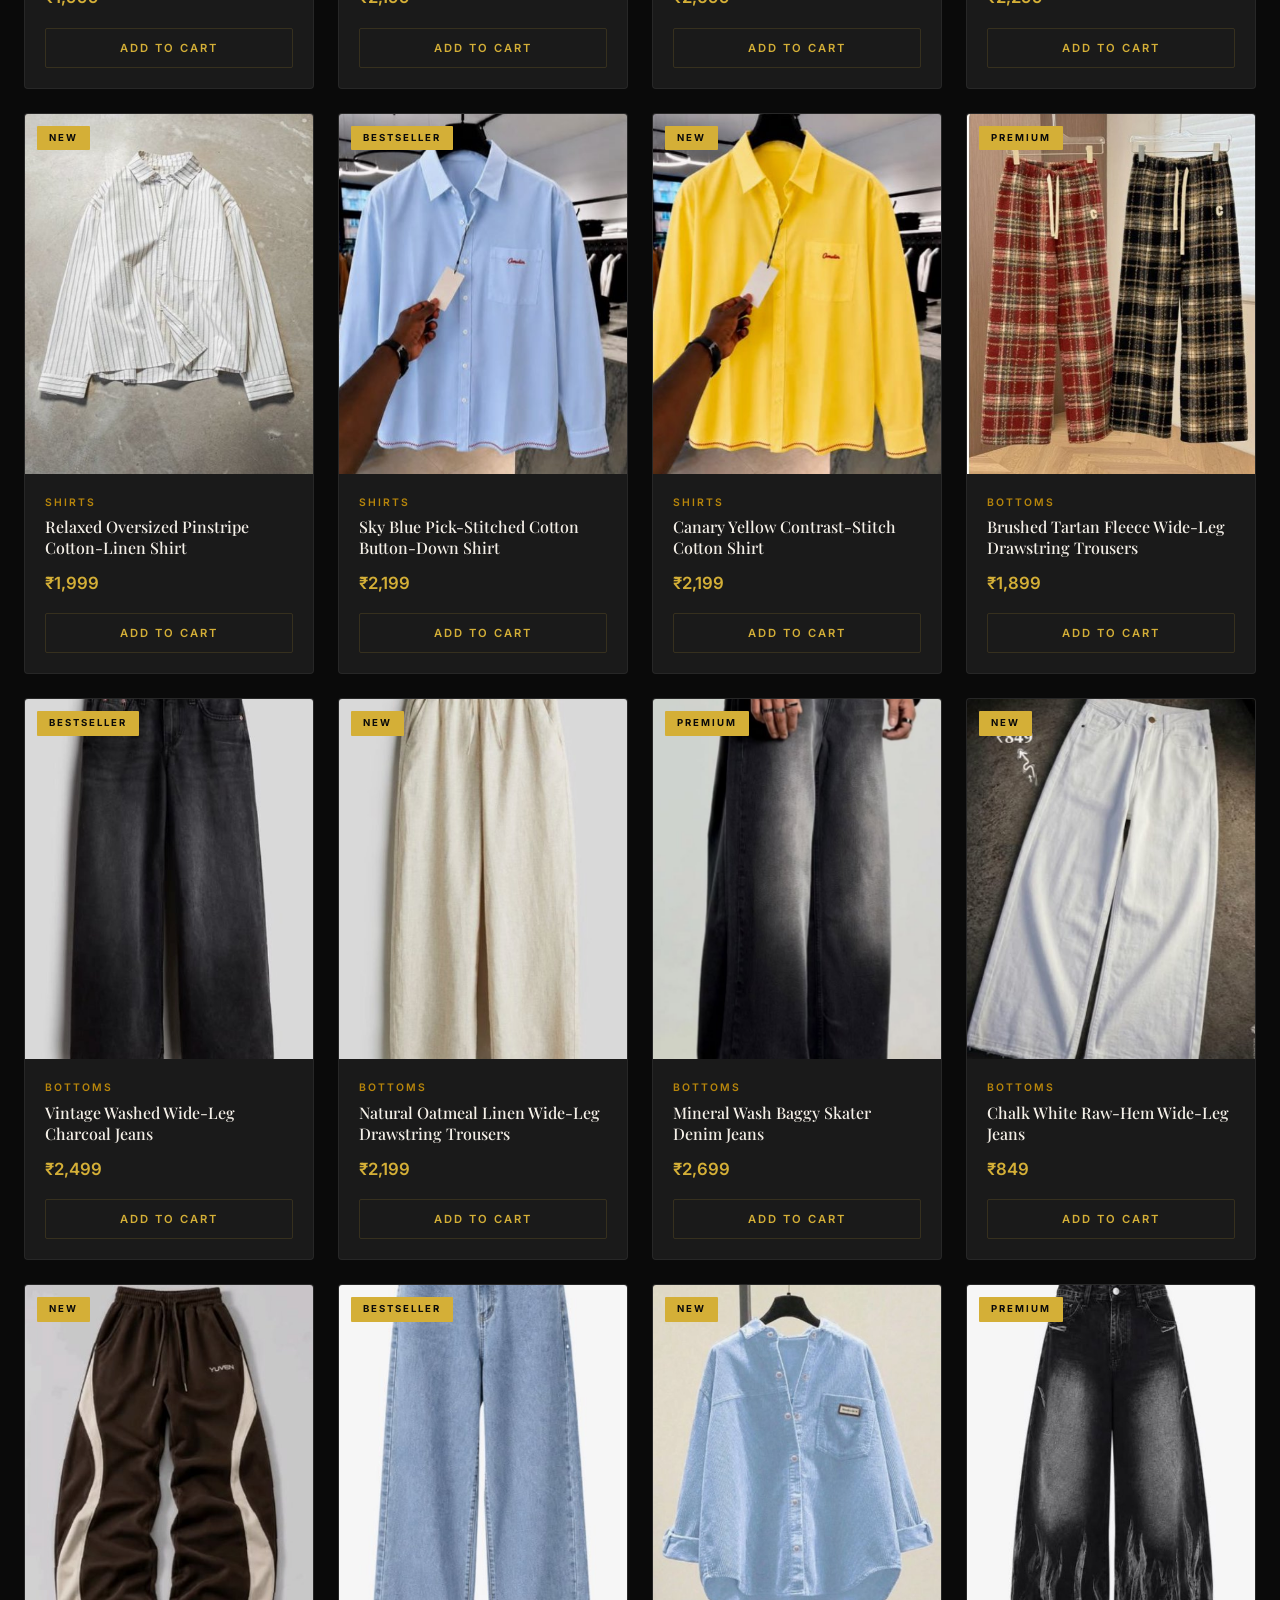
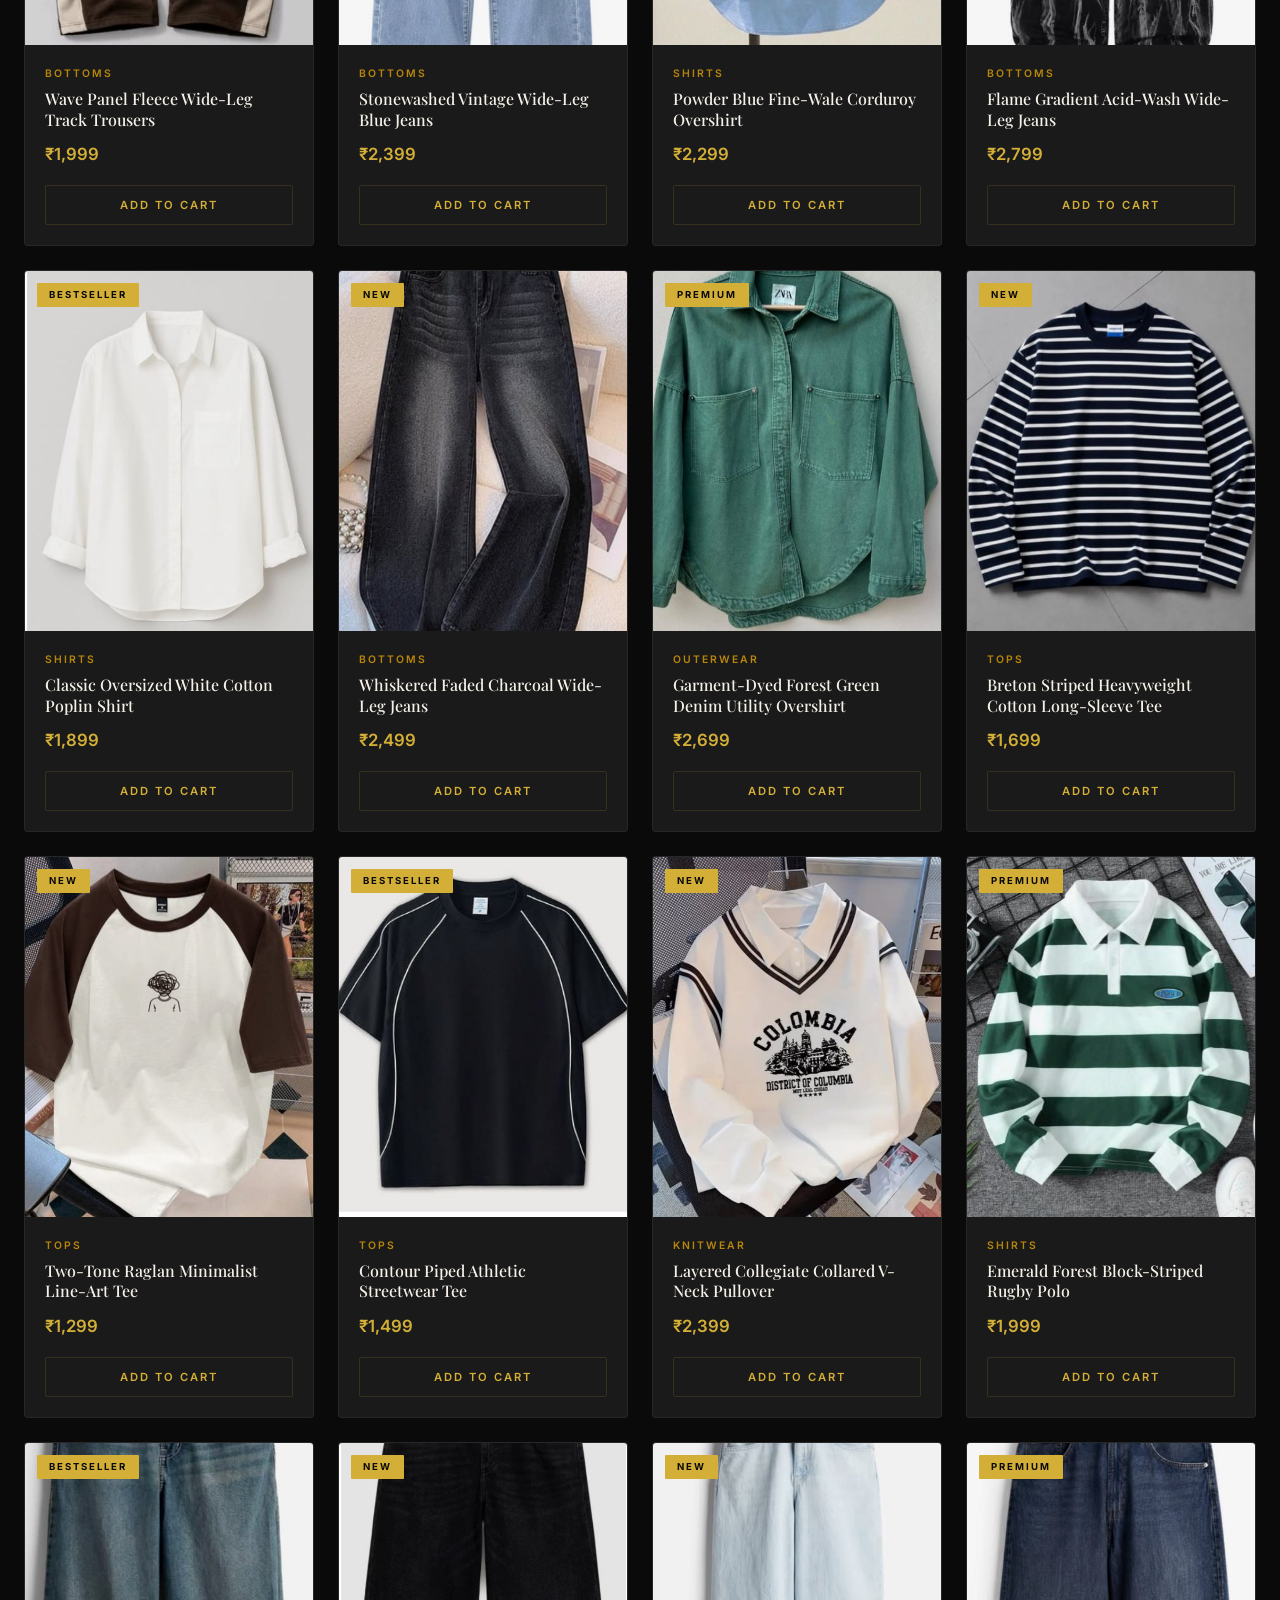
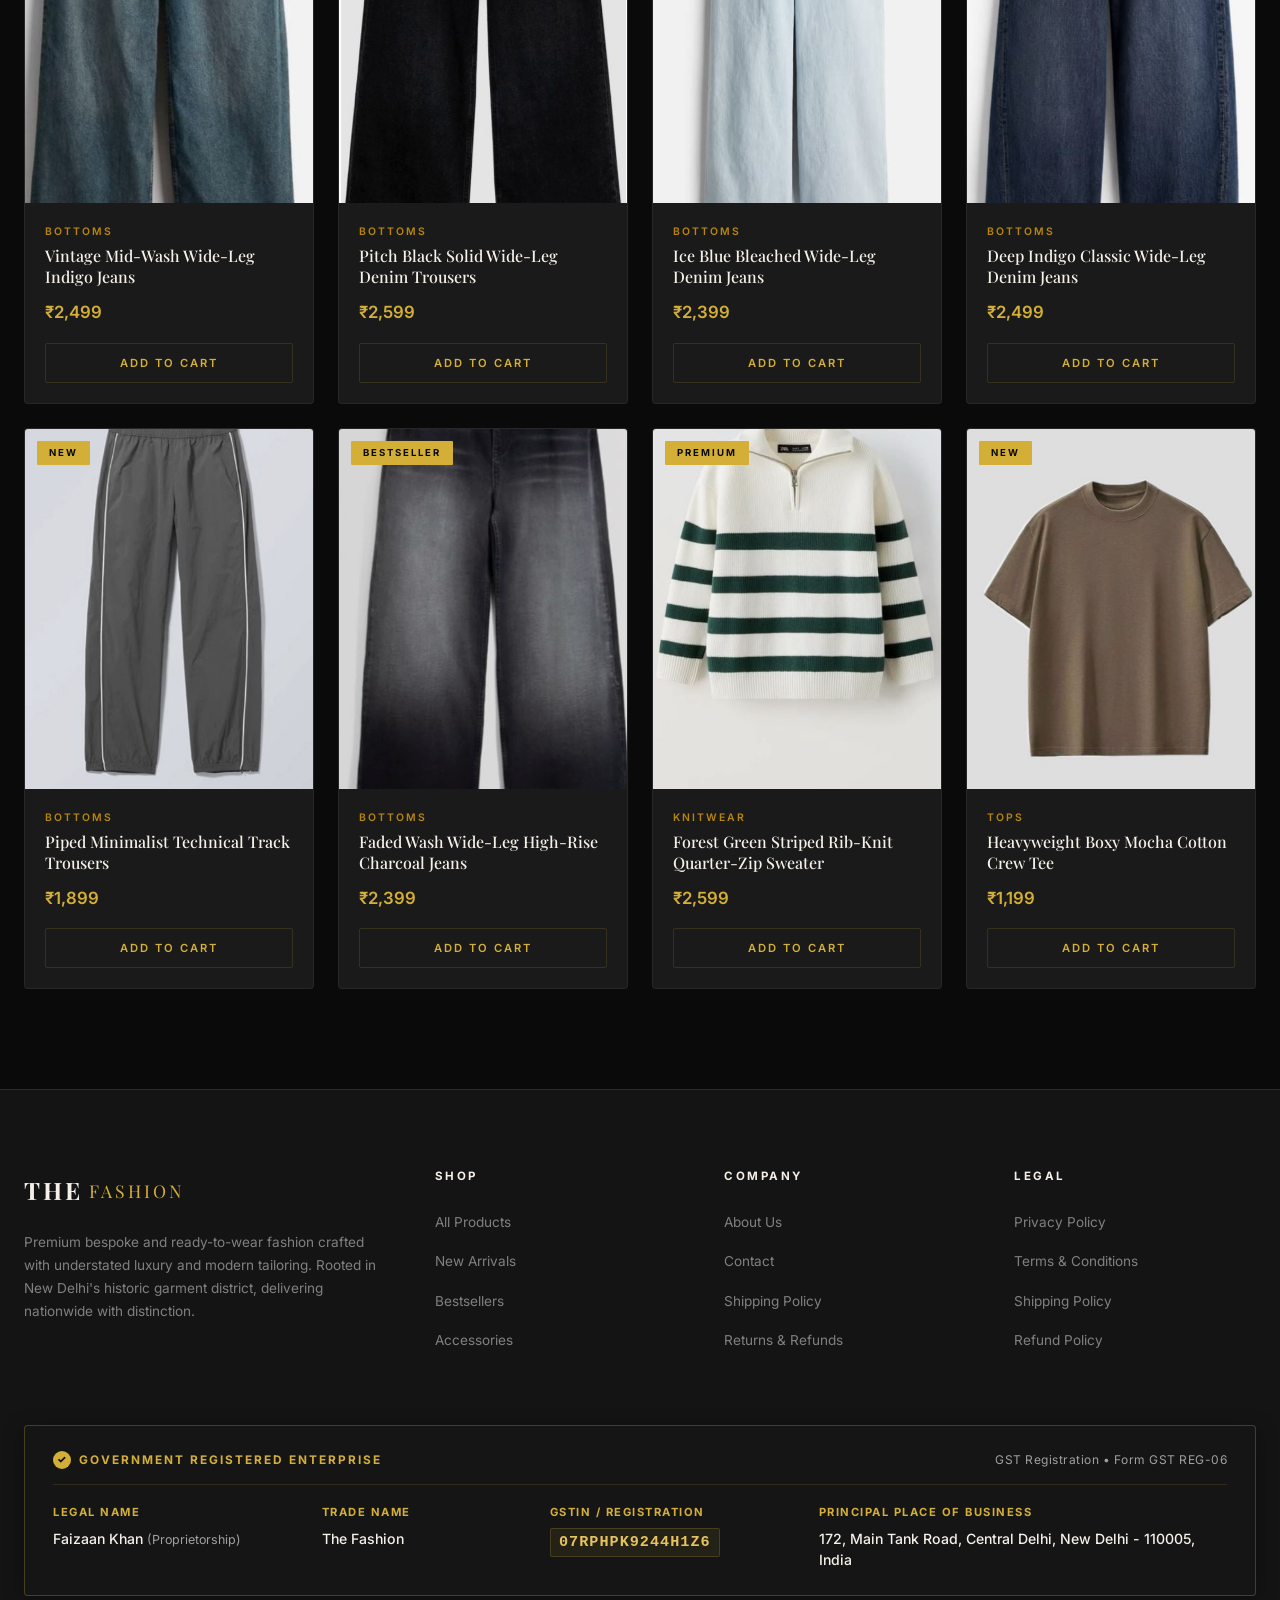
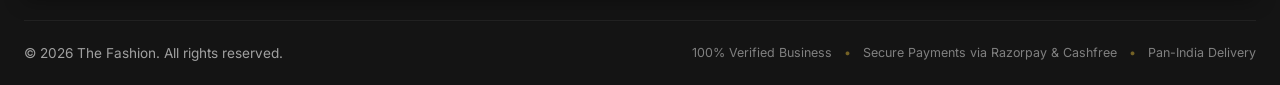
<file: shop.html>
<!DOCTYPE html>
<html lang="en">
<head>
  <meta charset="UTF-8">
  <meta name="viewport" content="width=device-width, initial-scale=1.0">
  <title>Shop — The Fashion</title>
  <link rel="stylesheet" href="css/styles.css">
  <link rel="icon" type="image/svg+xml" href="data:image/svg+xml,<svg xmlns='http://www.w3.org/2000/svg' viewBox='0 0 100 100'><text y='.9em' font-size='90'>◆</text></svg>">
</head>
<body>

<!-- Header -->
<header class="header">
  <div class="container">
    <a href="index.html" class="logo">THE <span>FASHION</span></a>
    <nav class="nav-links">
      <a href="index.html" >Home</a>
      <a href="shop.html" class="active">Shop</a>
      <a href="about.html" >About</a>
      <a href="contact.html" >Contact</a>
    </nav>
    <div class="header-actions">
      <button class="cart-btn" aria-label="Open cart">
        <svg viewBox="0 0 24 24"><path d="M6 2L3 6v14a2 2 0 0 0 2 2h14a2 2 0 0 0 2-2V6l-3-4z"/><line x1="3" y1="6" x2="21" y2="6"/><path d="M16 10a4 4 0 0 1-8 0"/></svg>
        <span class="cart-count hidden">0</span>
      </button>
      <button class="hamburger" aria-label="Menu">
        <span></span><span></span><span></span>
      </button>
    </div>
  </div>
</header>

<!-- Mobile Nav -->
<nav class="mobile-nav">
  <a href="index.html" >Home</a>
  <a href="shop.html" class="active">Shop</a>
  <a href="about.html" >About</a>
  <a href="contact.html" >Contact</a>
</nav>

<!-- Page Hero -->
<section class="page-hero">
  <div class="container">
    <span class="section-label">Our Collection</span>
    <h1>The Shop</h1>
    <p>Explore our complete range of premium fashion pieces.</p>
  </div>
</section>

<!-- Shop Section -->
<section class="shop-section">
  <div class="container">
    <div class="filter-bar">
      <button class="filter-btn active" data-category="All">All</button>
      <button class="filter-btn" data-category="Tops">Tops</button>
      <button class="filter-btn" data-category="Dresses">Dresses</button>
      <button class="filter-btn" data-category="Knitwear">Knitwear</button>
      <button class="filter-btn" data-category="Outerwear">Outerwear</button>
      <button class="filter-btn" data-category="Bottoms">Bottoms</button>
      <button class="filter-btn" data-category="Skirts">Skirts</button>
      <button class="filter-btn" data-category="Shirts">Shirts</button>
      <button class="filter-btn" data-category="Accessories">Accessories</button>
    </div>
    <p class="product-count">Showing 36 products</p>
    <div class="products-grid"></div>
  </div>
</section>

<!-- Cart Overlay -->
<div class="cart-overlay"></div>

<!-- Cart Sidebar -->
<div class="cart-sidebar">
  <div class="cart-sidebar-header">
    <h3>Shopping Bag <span class="cart-item-count"></span></h3>
    <button class="close-cart">&times;</button>
  </div>
  <div class="cart-items"></div>
  <div class="cart-footer">
    <div class="cart-total">
      <span>Subtotal</span>
      <span class="cart-total-amount">₹0</span>
    </div>
    <a href="checkout.html" class="btn btn-primary">Proceed to Checkout</a>
  </div>
</div>

<!-- Footer -->
<footer class="footer">
  <div class="container">
    <div class="footer-grid">
      <div class="footer-brand">
        <a href="index.html" class="logo">THE <span>FASHION</span></a>
        <p>Premium bespoke and ready-to-wear fashion crafted with understated luxury and modern tailoring. Rooted in New Delhi's historic garment district, delivering nationwide with distinction.</p>
      </div>
      <div class="footer-col">
        <h4>Shop</h4>
        <ul>
          <li><a href="shop.html">All Products</a></li>
          <li><a href="shop.html">New Arrivals</a></li>
          <li><a href="shop.html">Bestsellers</a></li>
          <li><a href="shop.html">Accessories</a></li>
        </ul>
      </div>
      <div class="footer-col">
        <h4>Company</h4>
        <ul>
          <li><a href="about.html">About Us</a></li>
          <li><a href="contact.html">Contact</a></li>
          <li><a href="shipping.html">Shipping Policy</a></li>
          <li><a href="refund.html">Returns &amp; Refunds</a></li>
        </ul>
      </div>
      <div class="footer-col">
        <h4>Legal</h4>
        <ul>
          <li><a href="privacy.html">Privacy Policy</a></li>
          <li><a href="terms.html">Terms &amp; Conditions</a></li>
          <li><a href="shipping.html">Shipping Policy</a></li>
          <li><a href="refund.html">Refund Policy</a></li>
        </ul>
      </div>
    </div>
    <!-- Compliance & Business Registration Banner -->
    <div class="footer-compliance">
      <div class="compliance-header">
        <span class="compliance-badge">Government Registered Enterprise</span>
        <span class="compliance-tag">GST Registration &bull; Form GST REG-06</span>
      </div>
      <div class="compliance-grid">
        <div class="compliance-item">
          <span class="comp-label">Legal Name</span>
          <span class="comp-value">Faizaan Khan <span class="comp-sub">(Proprietorship)</span></span>
        </div>
        <div class="compliance-item">
          <span class="comp-label">Trade Name</span>
          <span class="comp-value">The Fashion</span>
        </div>
        <div class="compliance-item">
          <span class="comp-label">GSTIN / Registration</span>
          <span class="comp-value comp-highlight">07RPHPK9244H1Z6</span>
        </div>
        <div class="compliance-item">
          <span class="comp-label">Principal Place of Business</span>
          <span class="comp-value">172, Main Tank Road, Central Delhi, New Delhi - 110005, India</span>
        </div>
      </div>
    </div>

    <div class="footer-bottom">
      <p>&copy; 2026 The Fashion. All rights reserved.</p>
      <div class="footer-badges">
        <span>100% Verified Business</span>
        <span>&bull;</span>
        <span>Secure Payments via Razorpay &amp; Cashfree</span>
        <span>&bull;</span>
        <span>Pan-India Delivery</span>
      </div>
    </div>
  </div></footer>

<script src="js/products-extra.js"></script>
<script src="js/script.js"></script>

</body>
</html>
</file>
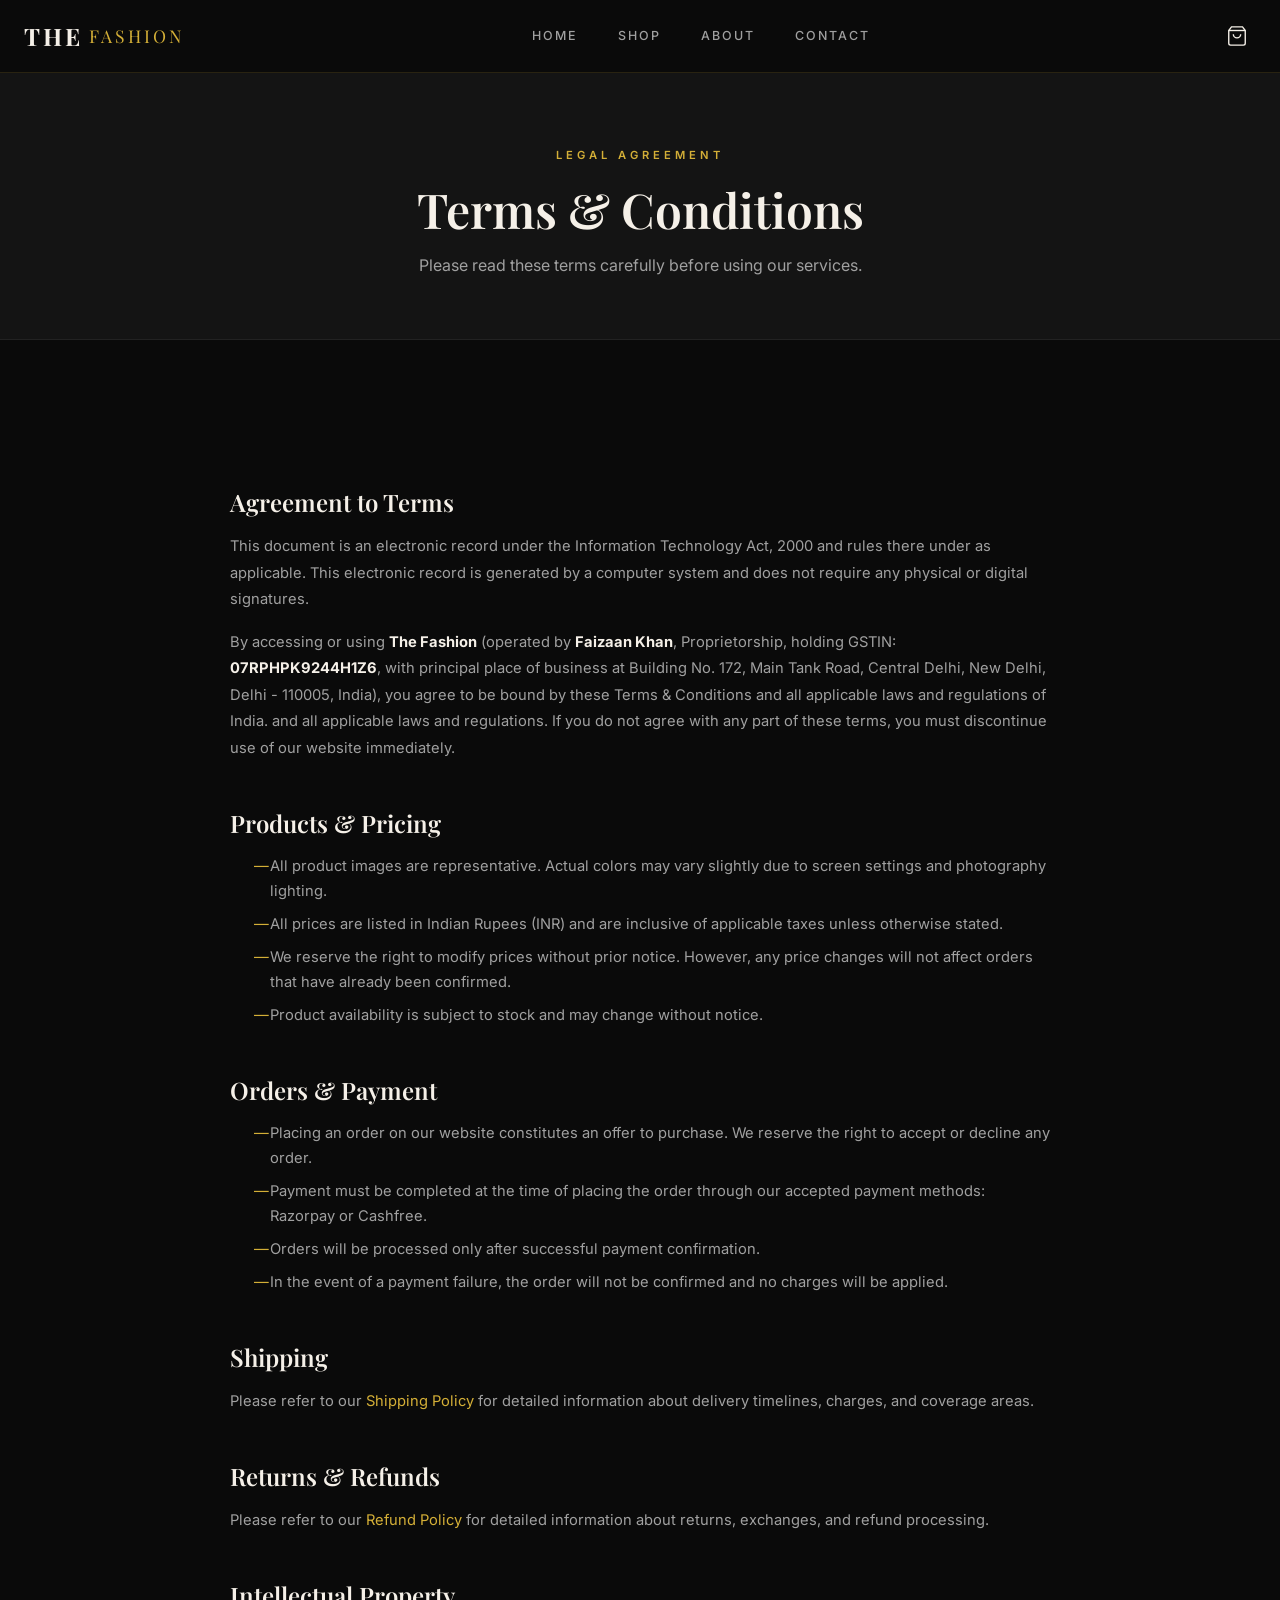
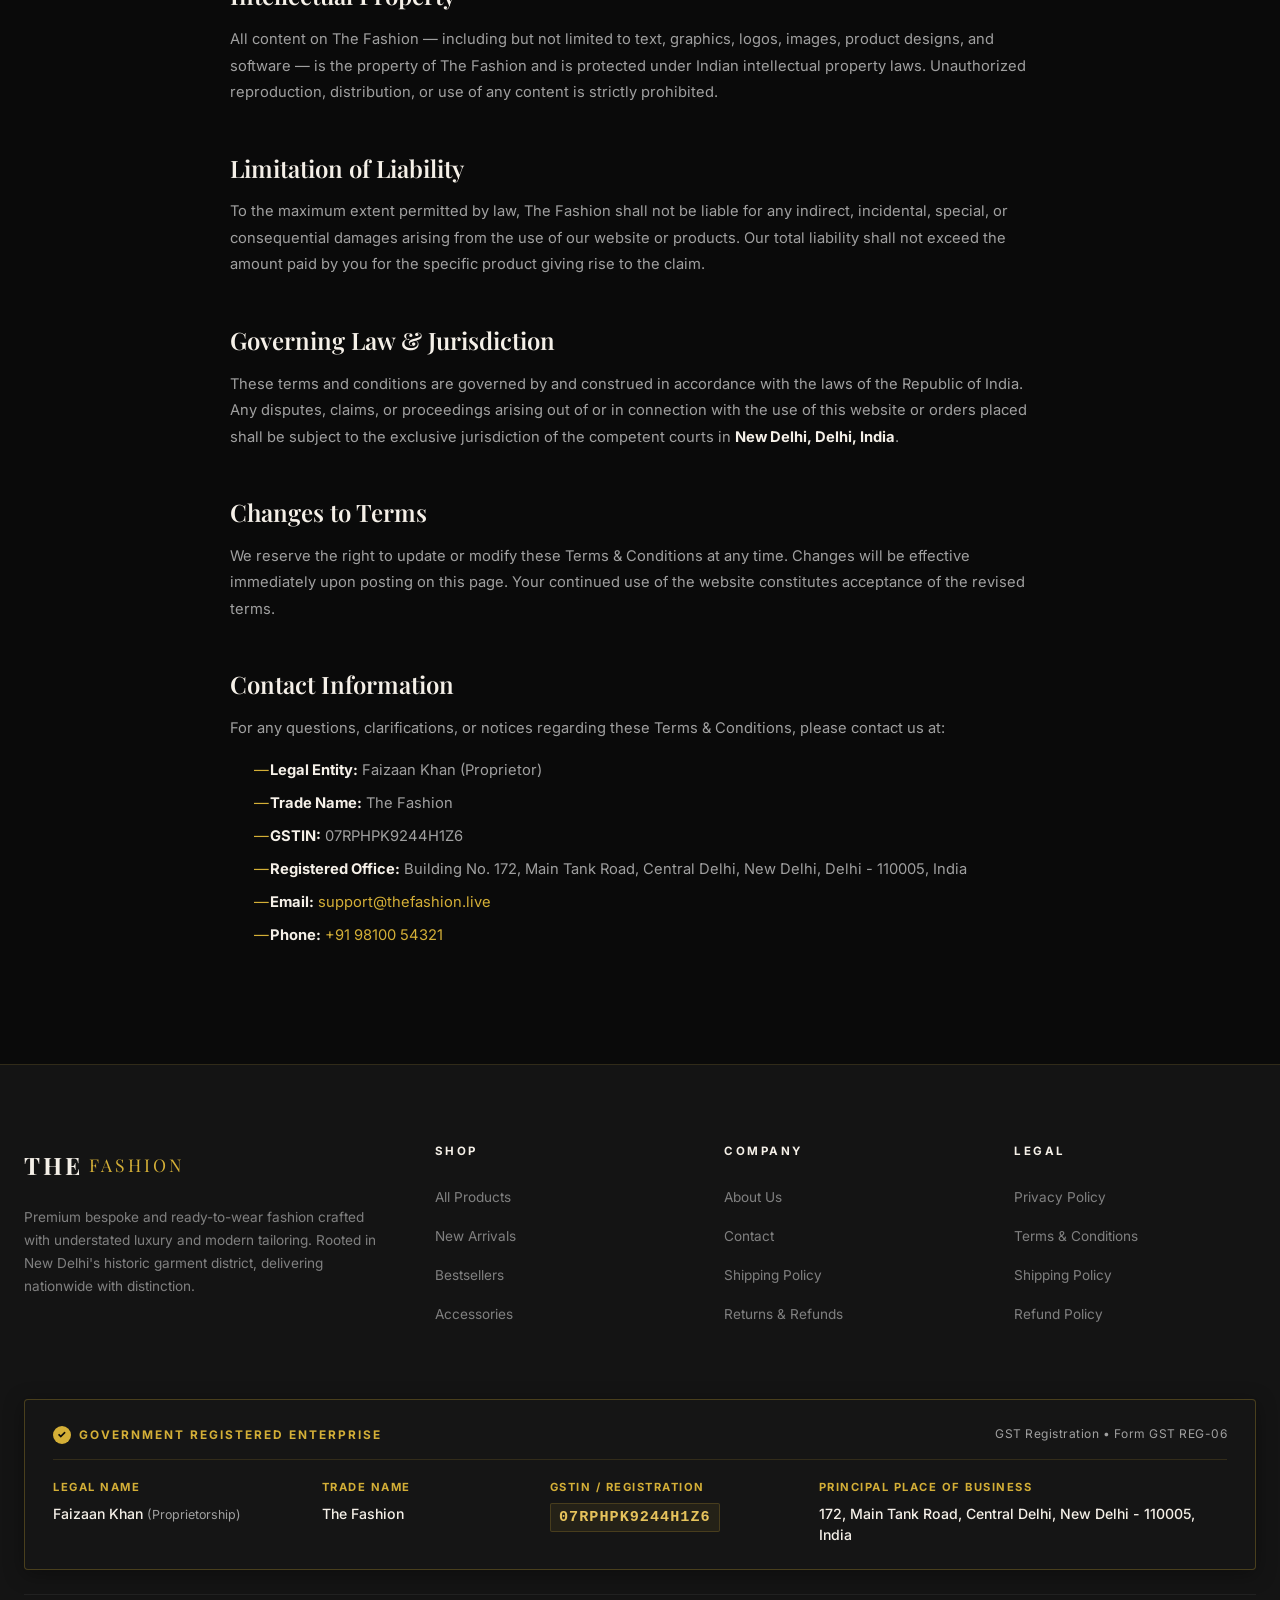
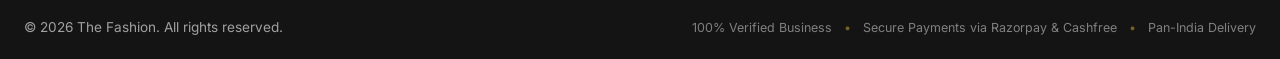
<file: terms.html>
<!DOCTYPE html>
<html lang="en">
<head>
  <meta charset="UTF-8">
  <meta name="viewport" content="width=device-width, initial-scale=1.0">
  <title>Terms & Conditions — The Fashion</title>
  <link rel="stylesheet" href="css/styles.css">
  <link rel="icon" type="image/svg+xml" href="data:image/svg+xml,<svg xmlns='http://www.w3.org/2000/svg' viewBox='0 0 100 100'><text y='.9em' font-size='90'>◆</text></svg>">
</head>
<body>

<!-- Header -->
<header class="header">
  <div class="container">
    <a href="index.html" class="logo">THE <span>FASHION</span></a>
    <nav class="nav-links">
      <a href="index.html" >Home</a>
      <a href="shop.html" >Shop</a>
      <a href="about.html" >About</a>
      <a href="contact.html" >Contact</a>
    </nav>
    <div class="header-actions">
      <button class="cart-btn" aria-label="Open cart">
        <svg viewBox="0 0 24 24"><path d="M6 2L3 6v14a2 2 0 0 0 2 2h14a2 2 0 0 0 2-2V6l-3-4z"/><line x1="3" y1="6" x2="21" y2="6"/><path d="M16 10a4 4 0 0 1-8 0"/></svg>
        <span class="cart-count hidden">0</span>
      </button>
      <button class="hamburger" aria-label="Menu">
        <span></span><span></span><span></span>
      </button>
    </div>
  </div>
</header>

<!-- Mobile Nav -->
<nav class="mobile-nav">
  <a href="index.html" >Home</a>
  <a href="shop.html" >Shop</a>
  <a href="about.html" >About</a>
  <a href="contact.html" >Contact</a>
</nav>

<!-- Page Hero -->
<section class="page-hero">
  <div class="container">
    <span class="section-label">Legal Agreement</span>
    <h1>Terms &amp; Conditions</h1>
    <p>Please read these terms carefully before using our services.</p>
  </div>
</section>

<!-- Content -->
<section class="legal-content container">
  <h2>Agreement to Terms</h2>
  <p>This document is an electronic record under the Information Technology Act, 2000 and rules there under as applicable. This electronic record is generated by a computer system and does not require any physical or digital signatures.</p>
  <p>By accessing or using <strong>The Fashion</strong> (operated by <strong>Faizaan Khan</strong>, Proprietorship, holding GSTIN: <strong>07RPHPK9244H1Z6</strong>, with principal place of business at Building No. 172, Main Tank Road, Central Delhi, New Delhi, Delhi - 110005, India), you agree to be bound by these Terms &amp; Conditions and all applicable laws and regulations of India. and all applicable laws and regulations. If you do not agree with any part of these terms, you must discontinue use of our website immediately.</p>

  <h2>Products &amp; Pricing</h2>
  <ul>
    <li>All product images are representative. Actual colors may vary slightly due to screen settings and photography lighting.</li>
    <li>All prices are listed in Indian Rupees (INR) and are inclusive of applicable taxes unless otherwise stated.</li>
    <li>We reserve the right to modify prices without prior notice. However, any price changes will not affect orders that have already been confirmed.</li>
    <li>Product availability is subject to stock and may change without notice.</li>
  </ul>

  <h2>Orders &amp; Payment</h2>
  <ul>
    <li>Placing an order on our website constitutes an offer to purchase. We reserve the right to accept or decline any order.</li>
    <li>Payment must be completed at the time of placing the order through our accepted payment methods: Razorpay or Cashfree.</li>
    <li>Orders will be processed only after successful payment confirmation.</li>
    <li>In the event of a payment failure, the order will not be confirmed and no charges will be applied.</li>
  </ul>

  <h2>Shipping</h2>
  <p>Please refer to our <a href="shipping.html">Shipping Policy</a> for detailed information about delivery timelines, charges, and coverage areas.</p>

  <h2>Returns &amp; Refunds</h2>
  <p>Please refer to our <a href="refund.html">Refund Policy</a> for detailed information about returns, exchanges, and refund processing.</p>

  <h2>Intellectual Property</h2>
  <p>All content on The Fashion — including but not limited to text, graphics, logos, images, product designs, and software — is the property of The Fashion and is protected under Indian intellectual property laws. Unauthorized reproduction, distribution, or use of any content is strictly prohibited.</p>

  <h2>Limitation of Liability</h2>
  <p>To the maximum extent permitted by law, The Fashion shall not be liable for any indirect, incidental, special, or consequential damages arising from the use of our website or products. Our total liability shall not exceed the amount paid by you for the specific product giving rise to the claim.</p>

  <h2>Governing Law &amp; Jurisdiction</h2>
  <p>These terms and conditions are governed by and construed in accordance with the laws of the Republic of India. Any disputes, claims, or proceedings arising out of or in connection with the use of this website or orders placed shall be subject to the exclusive jurisdiction of the competent courts in <strong>New Delhi, Delhi, India</strong>.</p>

  <h2>Changes to Terms</h2>
  <p>We reserve the right to update or modify these Terms &amp; Conditions at any time. Changes will be effective immediately upon posting on this page. Your continued use of the website constitutes acceptance of the revised terms.</p>

  <h2>Contact Information</h2>
  <p>For any questions, clarifications, or notices regarding these Terms &amp; Conditions, please contact us at:</p>
  <ul>
    <li><strong>Legal Entity:</strong> Faizaan Khan (Proprietor)</li>
    <li><strong>Trade Name:</strong> The Fashion</li>
    <li><strong>GSTIN:</strong> 07RPHPK9244H1Z6</li>
    <li><strong>Registered Office:</strong> Building No. 172, Main Tank Road, Central Delhi, New Delhi, Delhi - 110005, India</li>
    <li><strong>Email:</strong> <a href="mailto:support@thefashion.live">support@thefashion.live</a></li>
    <li><strong>Phone:</strong> <a href="tel:+919810054321">+91 98100 54321</a></li>
  </ul>
</section>

<!-- Cart Overlay -->
<div class="cart-overlay"></div>

<!-- Cart Sidebar -->
<div class="cart-sidebar">
  <div class="cart-sidebar-header">
    <h3>Shopping Bag <span class="cart-item-count"></span></h3>
    <button class="close-cart">&times;</button>
  </div>
  <div class="cart-items"></div>
  <div class="cart-footer">
    <div class="cart-total">
      <span>Subtotal</span>
      <span class="cart-total-amount">₹0</span>
    </div>
    <a href="checkout.html" class="btn btn-primary">Proceed to Checkout</a>
  </div>
</div>

<!-- Footer -->
<footer class="footer">
  <div class="container">
    <div class="footer-grid">
      <div class="footer-brand">
        <a href="index.html" class="logo">THE <span>FASHION</span></a>
        <p>Premium bespoke and ready-to-wear fashion crafted with understated luxury and modern tailoring. Rooted in New Delhi's historic garment district, delivering nationwide with distinction.</p>
      </div>
      <div class="footer-col">
        <h4>Shop</h4>
        <ul>
          <li><a href="shop.html">All Products</a></li>
          <li><a href="shop.html">New Arrivals</a></li>
          <li><a href="shop.html">Bestsellers</a></li>
          <li><a href="shop.html">Accessories</a></li>
        </ul>
      </div>
      <div class="footer-col">
        <h4>Company</h4>
        <ul>
          <li><a href="about.html">About Us</a></li>
          <li><a href="contact.html">Contact</a></li>
          <li><a href="shipping.html">Shipping Policy</a></li>
          <li><a href="refund.html">Returns &amp; Refunds</a></li>
        </ul>
      </div>
      <div class="footer-col">
        <h4>Legal</h4>
        <ul>
          <li><a href="privacy.html">Privacy Policy</a></li>
          <li><a href="terms.html">Terms &amp; Conditions</a></li>
          <li><a href="shipping.html">Shipping Policy</a></li>
          <li><a href="refund.html">Refund Policy</a></li>
        </ul>
      </div>
    </div>
    <!-- Compliance & Business Registration Banner -->
    <div class="footer-compliance">
      <div class="compliance-header">
        <span class="compliance-badge">Government Registered Enterprise</span>
        <span class="compliance-tag">GST Registration &bull; Form GST REG-06</span>
      </div>
      <div class="compliance-grid">
        <div class="compliance-item">
          <span class="comp-label">Legal Name</span>
          <span class="comp-value">Faizaan Khan <span class="comp-sub">(Proprietorship)</span></span>
        </div>
        <div class="compliance-item">
          <span class="comp-label">Trade Name</span>
          <span class="comp-value">The Fashion</span>
        </div>
        <div class="compliance-item">
          <span class="comp-label">GSTIN / Registration</span>
          <span class="comp-value comp-highlight">07RPHPK9244H1Z6</span>
        </div>
        <div class="compliance-item">
          <span class="comp-label">Principal Place of Business</span>
          <span class="comp-value">172, Main Tank Road, Central Delhi, New Delhi - 110005, India</span>
        </div>
      </div>
    </div>

    <div class="footer-bottom">
      <p>&copy; 2026 The Fashion. All rights reserved.</p>
      <div class="footer-badges">
        <span>100% Verified Business</span>
        <span>&bull;</span>
        <span>Secure Payments via Razorpay &amp; Cashfree</span>
        <span>&bull;</span>
        <span>Pan-India Delivery</span>
      </div>
    </div>
  </div></footer>


<script src="js/script.js"></script>

</body>
</html>
</file>
<file: css/styles.css>
/* ============================================
   THE FASHION — Luxury Dark Gold Theme
   Premium Fashion Ecommerce
   ============================================ */

/* --- Google Fonts Import --- */
@import url('https://fonts.googleapis.com/css2?family=Playfair+Display:ital,wght@0,400;0,500;0,600;0,700;0,800;1,400;1,500&family=Inter:wght@300;400;500;600;700&display=swap');

/* --- CSS Custom Properties --- */
:root {
  /* Core palette */
  --black: #0a0a0a;
  --black-light: #141414;
  --black-mid: #1a1a1a;
  --charcoal: #252525;
  --charcoal-light: #333333;
  --gold: #d4af37;
  --gold-light: #e6c35c;
  --gold-dark: #b8860b;
  --gold-muted: #c9a84c;
  --ivory: #f5f0e8;
  --ivory-dark: #e8e0d0;
  --white: #fafafa;
  --gray-100: #f0f0f0;
  --gray-200: #d0d0d0;
  --gray-300: #a0a0a0;
  --gray-400: #808080;
  --gray-500: #606060;
  --gray-600: #404040;
  --red: #c0392b;
  --green: #27ae60;

  /* Semantic */
  --bg-primary: var(--black);
  --bg-secondary: var(--black-light);
  --bg-card: var(--black-mid);
  --bg-elevated: var(--charcoal);
  --text-primary: var(--ivory);
  --text-secondary: var(--gray-300);
  --text-muted: var(--gray-400);
  --accent: var(--gold);
  --accent-light: var(--gold-light);
  --accent-dark: var(--gold-dark);
  --border-color: rgba(212, 175, 55, 0.15);
  --border-subtle: rgba(255, 255, 255, 0.06);

  /* Typography */
  --font-display: 'Playfair Display', Georgia, 'Times New Roman', serif;
  --font-body: 'Inter', -apple-system, BlinkMacSystemFont, 'Segoe UI', sans-serif;

  /* Spacing */
  --section-pad: 100px;
  --container-max: 1280px;

  /* Transitions */
  --ease: cubic-bezier(0.4, 0, 0.2, 1);
  --transition: all 0.3s var(--ease);
}

/* --- Reset & Base --- */
*, *::before, *::after {
  margin: 0;
  padding: 0;
  box-sizing: border-box;
}

html {
  scroll-behavior: smooth;
  font-size: 16px;
}

body {
  font-family: var(--font-body);
  background: var(--bg-primary);
  color: var(--text-primary);
  line-height: 1.7;
  -webkit-font-smoothing: antialiased;
  -moz-osx-font-smoothing: grayscale;
  overflow-x: hidden;
}

a {
  color: var(--accent);
  text-decoration: none;
  transition: var(--transition);
}

a:hover {
  color: var(--accent-light);
}

img {
  max-width: 100%;
  height: auto;
  display: block;
}

ul, ol {
  list-style: none;
}

button {
  cursor: pointer;
  font-family: var(--font-body);
  border: none;
  outline: none;
  background: none;
}

input, textarea, select {
  font-family: var(--font-body);
  outline: none;
}

.container {
  max-width: var(--container-max);
  margin: 0 auto;
  padding: 0 24px;
}

/* --- Typography --- */
h1, h2, h3, h4, h5 {
  font-family: var(--font-display);
  font-weight: 600;
  line-height: 1.2;
  color: var(--text-primary);
}

h1 { font-size: clamp(2.2rem, 5vw, 3.8rem); }
h2 { font-size: clamp(1.8rem, 4vw, 2.8rem); }
h3 { font-size: clamp(1.3rem, 3vw, 1.6rem); }
h4 { font-size: 1.15rem; }

p {
  color: var(--text-secondary);
  line-height: 1.8;
}

/* --- Section Headers --- */
.section-label {
  display: inline-block;
  font-family: var(--font-body);
  font-size: 0.7rem;
  font-weight: 600;
  letter-spacing: 4px;
  text-transform: uppercase;
  color: var(--accent);
  margin-bottom: 16px;
  position: relative;
  padding-left: 40px;
}

.section-label::before {
  content: '';
  position: absolute;
  left: 0;
  top: 50%;
  width: 28px;
  height: 1px;
  background: var(--accent);
}

.section-title {
  margin-bottom: 20px;
}

.section-subtitle {
  font-size: 1.05rem;
  color: var(--text-secondary);
  max-width: 600px;
}

/* --- Buttons --- */
.btn {
  display: inline-flex;
  align-items: center;
  justify-content: center;
  gap: 8px;
  padding: 14px 36px;
  font-size: 0.8rem;
  font-weight: 600;
  letter-spacing: 2px;
  text-transform: uppercase;
  border-radius: 2px;
  transition: var(--transition);
  position: relative;
  overflow: hidden;
}

.btn-primary {
  background: var(--accent);
  color: var(--black);
}

.btn-primary:hover {
  background: var(--accent-light);
  color: var(--black);
  transform: translateY(-2px);
  box-shadow: 0 8px 25px rgba(212, 175, 55, 0.3);
}

.btn-outline {
  background: transparent;
  color: var(--ivory);
  border: 1px solid rgba(245, 240, 232, 0.3);
}

.btn-outline:hover {
  border-color: var(--accent);
  color: var(--accent);
  transform: translateY(-2px);
}

.btn-dark {
  background: var(--charcoal);
  color: var(--ivory);
  border: 1px solid var(--border-color);
}

.btn-dark:hover {
  background: var(--accent);
  color: var(--black);
  border-color: var(--accent);
}

.btn-sm {
  padding: 10px 24px;
  font-size: 0.7rem;
  letter-spacing: 1.5px;
}

/* ============================================
   HEADER / NAVIGATION
   ============================================ */
.header {
  position: fixed;
  top: 0;
  left: 0;
  width: 100%;
  z-index: 1000;
  background: rgba(10, 10, 10, 0.92);
  backdrop-filter: blur(20px);
  -webkit-backdrop-filter: blur(20px);
  border-bottom: 1px solid var(--border-color);
  transition: var(--transition);
}

.header.scrolled {
  background: rgba(10, 10, 10, 0.98);
  box-shadow: 0 4px 30px rgba(0, 0, 0, 0.5);
}

.header .container {
  display: flex;
  align-items: center;
  justify-content: space-between;
  height: 72px;
}

.logo {
  font-family: var(--font-display);
  font-size: 1.5rem;
  font-weight: 700;
  color: var(--ivory);
  letter-spacing: 3px;
  text-transform: uppercase;
  display: flex;
  align-items: center;
  gap: 6px;
}

.logo span {
  color: var(--accent);
  font-weight: 400;
  font-size: 1.1rem;
}

.nav-links {
  display: flex;
  align-items: center;
  gap: 40px;
}

.nav-links a {
  font-size: 0.78rem;
  font-weight: 500;
  letter-spacing: 2px;
  text-transform: uppercase;
  color: var(--gray-300);
  position: relative;
  padding: 4px 0;
}

.nav-links a::after {
  content: '';
  position: absolute;
  bottom: -2px;
  left: 0;
  width: 0;
  height: 1px;
  background: var(--accent);
  transition: width 0.3s var(--ease);
}

.nav-links a:hover,
.nav-links a.active {
  color: var(--accent);
}

.nav-links a:hover::after,
.nav-links a.active::after {
  width: 100%;
}

.header-actions {
  display: flex;
  align-items: center;
  gap: 20px;
}

.cart-btn {
  position: relative;
  color: var(--ivory);
  font-size: 1.2rem;
  padding: 8px;
  transition: var(--transition);
  background: none;
  border: none;
  cursor: pointer;
  display: flex;
  align-items: center;
  gap: 6px;
}

.cart-btn:hover {
  color: var(--accent);
}

.cart-btn svg {
  width: 22px;
  height: 22px;
  stroke: currentColor;
  fill: none;
  stroke-width: 1.5;
}

.cart-count {
  position: absolute;
  top: 0;
  right: -4px;
  background: var(--accent);
  color: var(--black);
  font-size: 0.6rem;
  font-weight: 700;
  width: 18px;
  height: 18px;
  border-radius: 50%;
  display: flex;
  align-items: center;
  justify-content: center;
}

.cart-count.hidden {
  display: none;
}

/* Hamburger */
.hamburger {
  display: none;
  flex-direction: column;
  gap: 5px;
  padding: 8px;
  cursor: pointer;
  background: none;
  border: none;
}

.hamburger span {
  width: 24px;
  height: 1.5px;
  background: var(--ivory);
  transition: var(--transition);
  display: block;
}

.hamburger.active span:nth-child(1) {
  transform: rotate(45deg) translate(5px, 5px);
}

.hamburger.active span:nth-child(2) {
  opacity: 0;
}

.hamburger.active span:nth-child(3) {
  transform: rotate(-45deg) translate(5px, -5px);
}

/* Mobile Nav */
.mobile-nav {
  display: none;
  position: fixed;
  top: 72px;
  left: 0;
  width: 100%;
  height: calc(100vh - 72px);
  background: rgba(10, 10, 10, 0.98);
  backdrop-filter: blur(20px);
  z-index: 999;
  padding: 40px 24px;
}

.mobile-nav.active {
  display: flex;
  flex-direction: column;
  gap: 0;
}

.mobile-nav a {
  display: block;
  padding: 18px 0;
  font-size: 1.1rem;
  font-weight: 500;
  letter-spacing: 3px;
  text-transform: uppercase;
  color: var(--gray-300);
  border-bottom: 1px solid var(--border-subtle);
}

.mobile-nav a:hover,
.mobile-nav a.active {
  color: var(--accent);
}

/* ============================================
   HERO SECTION (REDESIGNED WITH AUTO-SCROLLER)
   ============================================ */
.hero {
  position: relative;
  min-height: 100vh;
  display: flex;
  flex-direction: column;
  justify-content: center;
  overflow: hidden;
  background: var(--black);
  padding-top: 100px;
  padding-bottom: 0;
}

.hero-bg {
  position: absolute;
  inset: 0;
  background-image: url('../assets/hero-bg.svg');
  background-size: cover;
  background-position: center;
  background-repeat: no-repeat;
}

.hero-overlay {
  position: absolute;
  inset: 0;
  background: linear-gradient(
    135deg,
    rgba(10, 10, 10, 0.92) 0%,
    rgba(10, 10, 10, 0.75) 50%,
    rgba(10, 10, 10, 0.88) 100%
  );
}

.hero-container {
  width: 100%;
  position: relative;
  z-index: 2;
  padding-top: 20px;
  padding-bottom: 40px;
}

.hero-grid {
  display: grid;
  grid-template-columns: 1.15fr 1fr;
  gap: 56px;
  align-items: center;
}

.hero-content {
  position: relative;
  z-index: 2;
  max-width: 620px;
}

.hero-label {
  display: inline-block;
  font-size: 0.72rem;
  font-weight: 700;
  letter-spacing: 3px;
  text-transform: uppercase;
  color: var(--accent);
  margin-bottom: 22px;
  padding: 6px 18px;
  border: 1px solid rgba(212, 175, 55, 0.35);
  background: rgba(212, 175, 55, 0.08);
  border-radius: 2px;
}

.hero h1 {
  font-size: clamp(2.4rem, 4.5vw, 4rem);
  font-weight: 700;
  line-height: 1.15;
  margin-bottom: 22px;
  color: var(--ivory);
}

.hero h1 em {
  font-style: italic;
  color: var(--accent);
  display: inline-block;
}

.hero p {
  font-size: 1.05rem;
  color: var(--gray-300);
  margin-bottom: 32px;
  max-width: 540px;
  line-height: 1.8;
}

.hero-buttons {
  display: flex;
  gap: 16px;
  flex-wrap: wrap;
  margin-bottom: 36px;
}

.hero-stats {
  display: flex;
  align-items: center;
  gap: 36px;
  padding-top: 28px;
  border-top: 1px solid rgba(212, 175, 55, 0.18);
}

.stat-item {
  display: flex;
  flex-direction: column;
  gap: 4px;
}

.stat-number {
  font-family: var(--font-display);
  font-size: 1.6rem;
  font-weight: 700;
  color: var(--accent);
  line-height: 1;
}

.stat-label {
  font-size: 0.72rem;
  font-weight: 600;
  color: var(--gray-400);
  letter-spacing: 1px;
  text-transform: uppercase;
}

/* --- Dual Column Auto-Scrolling Clothes Showcase --- */
.hero-showcase {
  position: relative;
  height: 560px;
  display: grid;
  grid-template-columns: 1fr 1fr;
  gap: 20px;
  overflow: hidden;
  border-radius: 8px;
  padding: 10px 0;
}

/* Gradient Fade Masks Top & Bottom */
.showcase-gradient-top,
.showcase-gradient-bottom {
  position: absolute;
  left: 0;
  right: 0;
  height: 90px;
  z-index: 3;
  pointer-events: none;
}

.showcase-gradient-top {
  top: 0;
  background: linear-gradient(to bottom, var(--black) 15%, rgba(10, 10, 10, 0) 100%);
}

.showcase-gradient-bottom {
  bottom: 0;
  background: linear-gradient(to top, var(--black) 15%, rgba(10, 10, 10, 0) 100%);
}

.showcase-col {
  overflow: hidden;
  position: relative;
  height: 100%;
}

.showcase-track {
  display: flex;
  flex-direction: column;
  gap: 20px;
}

/* Continuous Auto-Scroll Keyframes */
.scroll-up .showcase-track {
  animation: scrollUp 24s linear infinite;
}

.scroll-down .showcase-track {
  animation: scrollDown 24s linear infinite;
}

.showcase-col:hover .showcase-track {
  animation-play-state: paused;
}

@keyframes scrollUp {
  0% { transform: translateY(0); }
  100% { transform: translateY(-50%); }
}

@keyframes scrollDown {
  0% { transform: translateY(-50%); }
  100% { transform: translateY(0); }
}

/* Product Card in Showcase */
.showcase-card {
  position: relative;
  display: block;
  background: #181818;
  border: 1px solid rgba(212, 175, 55, 0.2);
  border-radius: 6px;
  overflow: hidden;
  box-shadow: 0 10px 30px rgba(0, 0, 0, 0.5);
  transition: all 0.3s cubic-bezier(0.4, 0, 0.2, 1);
  text-decoration: none;
}

.showcase-card:hover {
  transform: translateY(-4px) scale(1.02);
  border-color: var(--accent);
  box-shadow: 0 15px 35px rgba(212, 175, 55, 0.25);
}

.showcase-card img {
  width: 100%;
  aspect-ratio: 4/5;
  object-fit: cover;
  display: block;
  transition: transform 0.5s ease;
}

.showcase-card:hover img {
  transform: scale(1.06);
}

.showcase-card-info {
  position: absolute;
  bottom: 0;
  left: 0;
  right: 0;
  padding: 14px 14px 12px;
  background: linear-gradient(to top, rgba(10, 10, 10, 0.95) 0%, rgba(10, 10, 10, 0.7) 70%, transparent 100%);
  display: flex;
  justify-content: space-between;
  align-items: flex-end;
  gap: 8px;
}

.sc-name {
  font-family: var(--font-body);
  font-size: 0.78rem;
  font-weight: 600;
  color: var(--ivory);
  line-height: 1.3;
  white-space: nowrap;
  overflow: hidden;
  text-overflow: ellipsis;
}

.sc-price {
  font-size: 0.86rem;
  font-weight: 700;
  color: var(--accent);
  flex-shrink: 0;
}

/* --- Horizontal Auto-Scrolling Ticker Ribbon --- */
.hero-ticker-wrap {
  width: 100%;
  overflow: hidden;
  background: rgba(18, 18, 18, 0.95);
  border-top: 1px solid rgba(212, 175, 55, 0.2);
  border-bottom: 1px solid rgba(212, 175, 55, 0.2);
  padding: 14px 0;
  position: relative;
  z-index: 2;
}

.hero-ticker {
  display: flex;
  width: max-content;
  animation: tickerScroll 28s linear infinite;
  gap: 36px;
}

.hero-ticker-wrap:hover .hero-ticker {
  animation-play-state: paused;
}

.ticker-item {
  display: flex;
  align-items: center;
  gap: 12px;
  font-size: 0.76rem;
  font-weight: 700;
  letter-spacing: 2.5px;
  text-transform: uppercase;
  color: var(--ivory);
  white-space: nowrap;
}

.ticker-bullet {
  color: var(--accent);
  font-size: 1.1rem;
}

@keyframes tickerScroll {
  0% { transform: translateX(0); }
  100% { transform: translateX(-50%); }
}

@media (max-width: 1024px) {
  .hero-grid {
    grid-template-columns: 1fr;
    gap: 40px;
    text-align: center;
  }
  .hero-content {
    max-width: 100%;
    margin: 0 auto;
  }
  .hero-buttons {
    justify-content: center;
  }
  .hero-stats {
    justify-content: center;
  }
  .hero-showcase {
    height: 480px;
    max-width: 520px;
    margin: 0 auto;
  }
}

@media (max-width: 600px) {
  .hero {
    padding-top: 85px;
  }
  .hero-showcase {
    height: 380px;
    gap: 12px;
  }
  .showcase-track {
    gap: 12px;
  }
  .sc-name {
    font-size: 0.72rem;
  }
  .sc-price {
    font-size: 0.78rem;
  }
  .hero-stats {
    gap: 20px;
  }
  .stat-number {
    font-size: 1.3rem;
  }
  .stat-label {
    font-size: 0.65rem;
  }
}

/* ============================================
   FEATURED PRODUCTS
   ============================================ */
.featured-products {
  padding: var(--section-pad) 0;
  background: var(--bg-primary);
}

.featured-products .section-header {
  text-align: center;
  margin-bottom: 60px;
}

.featured-products .section-label {
  padding-left: 0;
}

.featured-products .section-label::before {
  display: none;
}

.products-grid {
  display: grid;
  grid-template-columns: repeat(auto-fill, minmax(260px, 1fr));
  gap: 24px;
}

/* Product Card */
.product-card {
  background: var(--bg-card);
  border: 1px solid var(--border-subtle);
  border-radius: 4px;
  overflow: hidden;
  transition: var(--transition);
  position: relative;
}

.product-card:hover {
  border-color: var(--border-color);
  transform: translateY(-4px);
  box-shadow: 0 20px 40px rgba(0, 0, 0, 0.4);
}

.product-card-img {
  position: relative;
  aspect-ratio: 4/5;
  overflow: hidden;
  background: var(--charcoal);
}

.product-card-img img {
  width: 100%;
  height: 100%;
  object-fit: cover;
  transition: transform 0.6s var(--ease);
}

.product-card:hover .product-card-img img {
  transform: scale(1.05);
}

.product-badge {
  position: absolute;
  top: 12px;
  left: 12px;
  padding: 4px 12px;
  font-size: 0.6rem;
  font-weight: 700;
  letter-spacing: 2px;
  text-transform: uppercase;
  background: var(--accent);
  color: var(--black);
  border-radius: 1px;
}

.product-card-body {
  padding: 20px;
}

.product-category {
  font-size: 0.65rem;
  font-weight: 600;
  letter-spacing: 2px;
  text-transform: uppercase;
  color: var(--accent-dark);
  margin-bottom: 6px;
}

.product-name {
  font-family: var(--font-display);
  font-size: 1rem;
  font-weight: 500;
  color: var(--ivory);
  margin-bottom: 10px;
  line-height: 1.3;
}

.product-price {
  font-size: 1.05rem;
  font-weight: 600;
  color: var(--accent);
  margin-bottom: 16px;
  font-family: var(--font-body);
}

.add-to-cart-btn {
  width: 100%;
  padding: 12px;
  background: transparent;
  border: 1px solid var(--border-color);
  color: var(--accent);
  font-size: 0.7rem;
  font-weight: 600;
  letter-spacing: 2px;
  text-transform: uppercase;
  cursor: pointer;
  transition: var(--transition);
  border-radius: 2px;
}

.add-to-cart-btn:hover {
  background: var(--accent);
  color: var(--black);
  border-color: var(--accent);
}

.add-to-cart-btn.added {
  background: var(--green);
  color: var(--white);
  border-color: var(--green);
}

/* ============================================
   FEATURES STRIP
   ============================================ */
.features-strip {
  padding: 60px 0;
  background: var(--bg-secondary);
  border-top: 1px solid var(--border-subtle);
  border-bottom: 1px solid var(--border-subtle);
}

.features-grid {
  display: grid;
  grid-template-columns: repeat(4, 1fr);
  gap: 32px;
}

.feature-item {
  text-align: center;
  padding: 30px 20px;
}

.feature-icon {
  width: 48px;
  height: 48px;
  margin: 0 auto 16px;
  display: flex;
  align-items: center;
  justify-content: center;
  border: 1px solid var(--border-color);
  border-radius: 50%;
  color: var(--accent);
}

.feature-icon svg {
  width: 22px;
  height: 22px;
  stroke: currentColor;
  fill: none;
  stroke-width: 1.5;
}

.feature-item h4 {
  font-family: var(--font-display);
  font-size: 0.95rem;
  margin-bottom: 8px;
  color: var(--ivory);
}

.feature-item p {
  font-size: 0.82rem;
  color: var(--gray-400);
  line-height: 1.6;
}

/* ============================================
   ABOUT PREVIEW (HOME)
   ============================================ */
.about-preview {
  padding: var(--section-pad) 0;
  background: var(--bg-primary);
}

.about-preview-grid {
  display: grid;
  grid-template-columns: 1fr 1fr;
  gap: 80px;
  align-items: center;
}

.about-preview-content .section-label {
  margin-bottom: 20px;
}

.about-preview-content h2 {
  margin-bottom: 24px;
}

.about-preview-content p {
  margin-bottom: 20px;
  font-size: 0.95rem;
}

.about-accent-blocks {
  display: flex;
  gap: 12px;
  margin: 32px 0;
}

.accent-block {
  width: 48px;
  height: 48px;
  border-radius: 2px;
}

.accent-block:nth-child(1) { background: var(--gold); }
.accent-block:nth-child(2) { background: var(--gold-dark); }
.accent-block:nth-child(3) { background: var(--charcoal); border: 1px solid var(--border-color); }
.accent-block:nth-child(4) { background: var(--ivory); }

.about-preview-image {
  position: relative;
}

.about-preview-image img {
  width: 100%;
  aspect-ratio: 4/5;
  object-fit: cover;
  border-radius: 4px;
  border: 1px solid var(--border-color);
  box-shadow: 0 20px 40px rgba(0, 0, 0, 0.4);
}

.about-preview-image::before {
  content: '';
  position: absolute;
  top: -16px;
  right: -16px;
  width: 100%;
  height: 100%;
  border: 1px solid var(--border-color);
  border-radius: 4px;
  z-index: -1;
}

/* ============================================
   PAGE HERO (Inner pages)
   ============================================ */
.page-hero {
  padding: 140px 0 60px;
  background: var(--bg-secondary);
  border-bottom: 1px solid var(--border-subtle);
  text-align: center;
}

.page-hero .section-label {
  padding-left: 0;
}

.page-hero .section-label::before {
  display: none;
}

.page-hero h1 {
  font-size: clamp(2rem, 4vw, 3rem);
  margin-bottom: 12px;
}

.page-hero p {
  font-size: 1rem;
  color: var(--text-secondary);
}

/* ============================================
   SHOP PAGE
   ============================================ */
.shop-section {
  padding: 60px 0 var(--section-pad);
}

.filter-bar {
  display: flex;
  flex-wrap: wrap;
  gap: 10px;
  margin-bottom: 48px;
  justify-content: center;
}

.filter-btn {
  padding: 10px 24px;
  font-size: 0.72rem;
  font-weight: 600;
  letter-spacing: 1.5px;
  text-transform: uppercase;
  color: var(--gray-300);
  background: transparent;
  border: 1px solid var(--border-subtle);
  cursor: pointer;
  transition: var(--transition);
  border-radius: 2px;
}

.filter-btn:hover,
.filter-btn.active {
  color: var(--black);
  background: var(--accent);
  border-color: var(--accent);
}

.product-count {
  text-align: center;
  margin-bottom: 32px;
  font-size: 0.85rem;
  color: var(--gray-400);
}

/* ============================================
   ABOUT PAGE
   ============================================ */
.about-story {
  padding: var(--section-pad) 0;
}

.about-story-grid {
  display: grid;
  grid-template-columns: 1fr 1fr;
  gap: 80px;
  align-items: center;
}

.about-story-content h2 {
  margin-bottom: 24px;
}

.about-story-content p {
  margin-bottom: 16px;
  font-size: 0.95rem;
}

.about-story-image img {
  width: 100%;
  aspect-ratio: 4/5;
  object-fit: cover;
  border-radius: 4px;
  border: 1px solid var(--border-color);
  box-shadow: 0 20px 40px rgba(0, 0, 0, 0.4);
}

.values-section {
  padding: 80px 0 var(--section-pad);
  background: var(--bg-secondary);
}

.values-section .section-header {
  text-align: center;
  margin-bottom: 60px;
}

.values-section .section-label {
  padding-left: 0;
}

.values-section .section-label::before {
  display: none;
}

.values-grid {
  display: grid;
  grid-template-columns: repeat(3, 1fr);
  gap: 32px;
}

.value-card {
  background: var(--bg-card);
  border: 1px solid var(--border-subtle);
  padding: 48px 36px;
  text-align: center;
  border-radius: 4px;
  transition: var(--transition);
}

.value-card:hover {
  border-color: var(--border-color);
  transform: translateY(-4px);
}

.value-icon {
  width: 56px;
  height: 56px;
  margin: 0 auto 24px;
  display: flex;
  align-items: center;
  justify-content: center;
  border: 1px solid var(--border-color);
  border-radius: 50%;
  color: var(--accent);
}

.value-icon svg {
  width: 26px;
  height: 26px;
  stroke: currentColor;
  fill: none;
  stroke-width: 1.5;
}

.value-card h3 {
  font-size: 1.2rem;
  margin-bottom: 16px;
  color: var(--ivory);
}

.value-card p {
  font-size: 0.88rem;
  color: var(--gray-400);
  line-height: 1.7;
}

/* ============================================
   CONTACT PAGE
   ============================================ */
.contact-section {
  padding: var(--section-pad) 0;
}

.contact-grid {
  display: grid;
  grid-template-columns: 1fr 1.2fr;
  gap: 60px;
}

.contact-info-cards {
  display: flex;
  flex-direction: column;
  gap: 24px;
}

.contact-info-card {
  display: flex;
  align-items: flex-start;
  gap: 20px;
  padding: 28px;
  background: var(--bg-card);
  border: 1px solid var(--border-subtle);
  border-radius: 4px;
  transition: var(--transition);
}

.contact-info-card:hover {
  border-color: var(--border-color);
}

.contact-icon {
  width: 44px;
  height: 44px;
  min-width: 44px;
  display: flex;
  align-items: center;
  justify-content: center;
  border: 1px solid var(--border-color);
  border-radius: 50%;
  color: var(--accent);
}

.contact-icon svg {
  width: 20px;
  height: 20px;
  stroke: currentColor;
  fill: none;
  stroke-width: 1.5;
}

.contact-info-card h4 {
  font-family: var(--font-display);
  font-size: 1rem;
  margin-bottom: 6px;
  color: var(--ivory);
}

.contact-info-card p {
  font-size: 0.88rem;
  color: var(--gray-400);
  line-height: 1.6;
}

/* Contact Form */
.contact-form-wrapper {
  background: var(--bg-card);
  border: 1px solid var(--border-subtle);
  padding: 48px;
  border-radius: 4px;
}

.contact-form-wrapper h3 {
  font-size: 1.3rem;
  margin-bottom: 8px;
}

.contact-form-wrapper > p {
  margin-bottom: 32px;
  font-size: 0.88rem;
}

.form-group {
  margin-bottom: 24px;
}

.form-group label {
  display: block;
  font-size: 0.75rem;
  font-weight: 600;
  letter-spacing: 1.5px;
  text-transform: uppercase;
  color: var(--gray-300);
  margin-bottom: 8px;
}

.form-group input,
.form-group textarea,
.form-group select {
  width: 100%;
  padding: 14px 18px;
  background: var(--bg-primary);
  border: 1px solid var(--border-subtle);
  color: var(--ivory);
  font-size: 0.9rem;
  border-radius: 2px;
  transition: var(--transition);
}

.form-group input:focus,
.form-group textarea:focus,
.form-group select:focus {
  border-color: var(--accent);
  box-shadow: 0 0 0 3px rgba(212, 175, 55, 0.1);
}

.form-group textarea {
  resize: vertical;
  min-height: 120px;
}

.form-row {
  display: grid;
  grid-template-columns: 1fr 1fr;
  gap: 20px;
}

/* ============================================
   CHECKOUT PAGE
   ============================================ */
.checkout-section {
  padding: var(--section-pad) 0;
}

.checkout-grid {
  display: grid;
  grid-template-columns: 1.3fr 1fr;
  gap: 60px;
}

.checkout-form-section {
  background: var(--bg-card);
  border: 1px solid var(--border-subtle);
  padding: 48px;
  border-radius: 4px;
}

.checkout-form-section h3 {
  font-size: 1.2rem;
  margin-bottom: 32px;
  padding-bottom: 16px;
  border-bottom: 1px solid var(--border-subtle);
}

/* Payment Methods */
.payment-methods {
  margin-top: 40px;
}

.payment-methods h3 {
  margin-top: 0;
}

.payment-option {
  display: flex;
  align-items: center;
  gap: 14px;
  padding: 18px 20px;
  background: var(--bg-primary);
  border: 1px solid var(--border-subtle);
  border-radius: 2px;
  margin-bottom: 12px;
  cursor: pointer;
  transition: var(--transition);
}

.payment-option:hover,
.payment-option.selected {
  border-color: var(--accent);
}

.payment-option input[type="radio"] {
  accent-color: var(--accent);
  width: 16px;
  height: 16px;
}

.payment-option label {
  font-size: 0.88rem;
  font-weight: 500;
  color: var(--ivory);
  cursor: pointer;
}

/* Order Summary */
.order-summary {
  background: var(--bg-card);
  border: 1px solid var(--border-subtle);
  padding: 40px;
  border-radius: 4px;
  position: sticky;
  top: 100px;
}

.order-summary h3 {
  font-size: 1.2rem;
  margin-bottom: 32px;
  padding-bottom: 16px;
  border-bottom: 1px solid var(--border-subtle);
}

.order-items {
  margin-bottom: 24px;
}

.order-item {
  display: flex;
  align-items: center;
  gap: 16px;
  padding: 12px 0;
  border-bottom: 1px solid var(--border-subtle);
}

.order-item-img {
  width: 56px;
  height: 70px;
  border-radius: 2px;
  overflow: hidden;
  background: var(--charcoal);
  flex-shrink: 0;
}

.order-item-img img {
  width: 100%;
  height: 100%;
  object-fit: cover;
}

.order-item-details {
  flex: 1;
}

.order-item-name {
  font-size: 0.85rem;
  font-weight: 500;
  color: var(--ivory);
  margin-bottom: 4px;
}

.order-item-qty {
  font-size: 0.75rem;
  color: var(--gray-400);
}

.order-item-price {
  font-size: 0.9rem;
  font-weight: 600;
  color: var(--accent);
}

.order-totals {
  padding-top: 20px;
}

.order-row {
  display: flex;
  justify-content: space-between;
  padding: 10px 0;
  font-size: 0.88rem;
}

.order-row span:first-child {
  color: var(--gray-400);
}

.order-row span:last-child {
  color: var(--ivory);
  font-weight: 500;
}

.order-row.total {
  border-top: 1px solid var(--border-color);
  margin-top: 12px;
  padding-top: 20px;
  font-size: 1.1rem;
}

.order-row.total span:last-child {
  color: var(--accent);
  font-weight: 700;
}

.order-row.free-shipping span:last-child {
  color: var(--green);
}

/* ============================================
   CART SIDEBAR
   ============================================ */
.cart-overlay {
  position: fixed;
  inset: 0;
  background: rgba(0, 0, 0, 0.7);
  z-index: 2000;
  opacity: 0;
  visibility: hidden;
  transition: var(--transition);
}

.cart-overlay.active {
  opacity: 1;
  visibility: visible;
}

.cart-sidebar {
  position: fixed;
  top: 0;
  right: -440px;
  width: 420px;
  max-width: 100vw;
  height: 100vh;
  background: var(--bg-secondary);
  border-left: 1px solid var(--border-color);
  z-index: 2001;
  transition: right 0.4s var(--ease);
  display: flex;
  flex-direction: column;
}

.cart-sidebar.active {
  right: 0;
}

.cart-sidebar-header {
  display: flex;
  align-items: center;
  justify-content: space-between;
  padding: 24px 28px;
  border-bottom: 1px solid var(--border-subtle);
}

.cart-sidebar-header h3 {
  font-size: 1.1rem;
  display: flex;
  align-items: center;
  gap: 10px;
}

.cart-sidebar-header .cart-item-count {
  font-family: var(--font-body);
  font-size: 0.7rem;
  font-weight: 600;
  color: var(--accent);
}

.close-cart {
  width: 36px;
  height: 36px;
  display: flex;
  align-items: center;
  justify-content: center;
  background: none;
  border: 1px solid var(--border-subtle);
  color: var(--ivory);
  cursor: pointer;
  font-size: 1.1rem;
  transition: var(--transition);
  border-radius: 2px;
}

.close-cart:hover {
  border-color: var(--accent);
  color: var(--accent);
}

.cart-items {
  flex: 1;
  overflow-y: auto;
  padding: 20px 28px;
}

.cart-item {
  display: flex;
  gap: 16px;
  padding: 16px 0;
  border-bottom: 1px solid var(--border-subtle);
}

.cart-item-img {
  width: 72px;
  height: 90px;
  border-radius: 2px;
  overflow: hidden;
  background: var(--charcoal);
  flex-shrink: 0;
}

.cart-item-img img {
  width: 100%;
  height: 100%;
  object-fit: cover;
}

.cart-item-details {
  flex: 1;
}

.cart-item-name {
  font-family: var(--font-display);
  font-size: 0.9rem;
  font-weight: 500;
  color: var(--ivory);
  margin-bottom: 4px;
}

.cart-item-price {
  font-size: 0.85rem;
  color: var(--accent);
  font-weight: 600;
  margin-bottom: 12px;
}

.cart-item-controls {
  display: flex;
  align-items: center;
  gap: 12px;
}

.qty-btn {
  width: 28px;
  height: 28px;
  display: flex;
  align-items: center;
  justify-content: center;
  background: transparent;
  border: 1px solid var(--border-subtle);
  color: var(--ivory);
  cursor: pointer;
  font-size: 0.9rem;
  transition: var(--transition);
  border-radius: 2px;
}

.qty-btn:hover {
  border-color: var(--accent);
  color: var(--accent);
}

.cart-item-qty {
  font-size: 0.85rem;
  font-weight: 600;
  color: var(--ivory);
  min-width: 20px;
  text-align: center;
}

.remove-item {
  margin-left: auto;
  color: var(--gray-500);
  cursor: pointer;
  font-size: 0.75rem;
  letter-spacing: 1px;
  text-transform: uppercase;
  transition: var(--transition);
  background: none;
  border: none;
  font-weight: 500;
}

.remove-item:hover {
  color: var(--red);
}

.cart-empty {
  text-align: center;
  padding: 60px 20px;
}

.cart-empty svg {
  width: 48px;
  height: 48px;
  stroke: var(--gray-500);
  fill: none;
  stroke-width: 1;
  margin-bottom: 16px;
}

.cart-empty p {
  font-size: 0.9rem;
  color: var(--gray-400);
  margin-bottom: 24px;
}

.cart-footer {
  padding: 24px 28px;
  border-top: 1px solid var(--border-subtle);
  background: var(--bg-card);
}

.cart-total {
  display: flex;
  justify-content: space-between;
  margin-bottom: 20px;
  font-size: 1rem;
}

.cart-total span:first-child {
  color: var(--gray-300);
  font-weight: 500;
}

.cart-total span:last-child {
  color: var(--accent);
  font-weight: 700;
  font-size: 1.15rem;
}

.cart-footer .btn {
  width: 100%;
  text-align: center;
}

/* ============================================
   LEGAL PAGES
   ============================================ */
.legal-content {
  padding: var(--section-pad) 0;
  max-width: 820px;
  margin: 0 auto;
}

.legal-content h2 {
  font-size: 1.5rem;
  margin-top: 48px;
  margin-bottom: 16px;
  color: var(--ivory);
}

.legal-content h3 {
  font-size: 1.15rem;
  margin-top: 32px;
  margin-bottom: 12px;
  color: var(--ivory);
}

.legal-content p {
  margin-bottom: 16px;
  font-size: 0.92rem;
  color: var(--gray-300);
}

.legal-content ul {
  margin-bottom: 16px;
  padding-left: 24px;
}

.legal-content ul li {
  position: relative;
  padding-left: 16px;
  margin-bottom: 8px;
  font-size: 0.92rem;
  color: var(--gray-300);
}

.legal-content ul li::before {
  content: '—';
  position: absolute;
  left: 0;
  color: var(--accent);
}

.legal-content strong {
  color: var(--ivory);
}

/* ============================================
   FOOTER
   ============================================ */
.footer {
  background: var(--bg-secondary);
  border-top: 1px solid var(--border-color);
  padding: 80px 0 0;
}

.footer-grid {
  display: grid;
  grid-template-columns: 1.5fr 1fr 1fr 1fr;
  gap: 48px;
  margin-bottom: 60px;
}

.footer-brand .logo {
  margin-bottom: 20px;
}

.footer-brand p {
  font-size: 0.85rem;
  color: var(--gray-400);
  line-height: 1.7;
  margin-bottom: 24px;
}







.footer-col h4 {
  font-family: var(--font-body);
  font-size: 0.72rem;
  font-weight: 700;
  letter-spacing: 2.5px;
  text-transform: uppercase;
  color: var(--ivory);
  margin-bottom: 24px;
}

.footer-col ul li {
  margin-bottom: 12px;
}

.footer-col ul li a {
  font-size: 0.85rem;
  color: var(--gray-400);
  transition: var(--transition);
}

.footer-col ul li a:hover {
  color: var(--accent);
  padding-left: 4px;
}

/* ============================================
   FOOTER COMPLIANCE & LEGAL STRIP (ENHANCED)
   ============================================ */
.footer-compliance {
  background: rgba(22, 22, 22, 0.95);
  border: 1px solid rgba(212, 175, 55, 0.28);
  border-radius: 4px;
  padding: 24px 28px;
  margin-top: 24px;
  margin-bottom: 24px;
  box-shadow: 0 4px 20px rgba(0, 0, 0, 0.35);
}

.compliance-header {
  display: flex;
  align-items: center;
  justify-content: space-between;
  flex-wrap: wrap;
  gap: 12px;
  padding-bottom: 14px;
  margin-bottom: 18px;
  border-bottom: 1px solid rgba(212, 175, 55, 0.15);
}

.compliance-badge {
  display: inline-flex;
  align-items: center;
  gap: 8px;
  font-size: 0.74rem;
  font-weight: 700;
  letter-spacing: 2px;
  text-transform: uppercase;
  color: var(--accent);
}

.compliance-badge::before {
  content: '✓';
  display: inline-flex;
  align-items: center;
  justify-content: center;
  width: 18px;
  height: 18px;
  border-radius: 50%;
  background: var(--accent);
  color: var(--black);
  font-size: 0.65rem;
  font-weight: 800;
}

.compliance-tag {
  font-size: 0.75rem;
  color: var(--gray-300);
  letter-spacing: 0.5px;
}

.compliance-grid {
  display: grid;
  grid-template-columns: 1.2fr 1fr 1.2fr 2fr;
  gap: 24px;
}

.compliance-item {
  display: flex;
  flex-direction: column;
  gap: 6px;
}

.comp-label {
  font-size: 0.7rem;
  font-weight: 700;
  letter-spacing: 1.5px;
  text-transform: uppercase;
  color: var(--accent);
}

.comp-value {
  font-size: 0.88rem;
  font-weight: 500;
  color: var(--ivory);
  line-height: 1.5;
}

.comp-sub {
  font-size: 0.78rem;
  color: var(--gray-300);
  font-weight: 400;
}

.comp-highlight {
  color: var(--accent-light);
  font-weight: 700;
  letter-spacing: 1px;
  font-family: 'Courier New', Courier, monospace;
  font-size: 0.95rem;
  background: rgba(212, 175, 55, 0.08);
  padding: 2px 8px;
  border-radius: 2px;
  display: inline-block;
  width: fit-content;
  border: 1px solid rgba(212, 175, 55, 0.2);
}

.footer-bottom {
  padding: 20px 0;
  border-top: 1px solid var(--border-subtle);
  display: flex;
  justify-content: space-between;
  align-items: center;
  flex-wrap: wrap;
  gap: 16px;
}

.footer-bottom p {
  font-size: 0.85rem;
  color: var(--gray-300);
}

.footer-badges {
  display: flex;
  align-items: center;
  gap: 12px;
  font-size: 0.78rem;
  color: var(--gray-400);
}

.footer-badges span:nth-child(even) {
  color: var(--accent);
  opacity: 0.5;
}





@media (max-width: 1024px) {
  .hero-decor {
    display: none;
  }

  .about-preview-grid,
  .about-story-grid {
    grid-template-columns: 1fr;
    gap: 48px;
  }

  .checkout-grid {
    grid-template-columns: 1fr;
  }

  .order-summary {
    position: static;
  }

  .footer-grid {
    grid-template-columns: 1fr 1fr;
    gap: 40px;
  }
}

@media (max-width: 768px) {
  :root {
    --section-pad: 64px;
  }

  .nav-links {
    display: none;
  }

  .hamburger {
    display: flex;
  }

  .hero {
    min-height: 85vh;
  }

  .hero h1 {
    font-size: clamp(2rem, 7vw, 3rem);
  }

  .hero-buttons {
    flex-direction: column;
    gap: 12px;
  }

  .hero-buttons .btn {
    width: 100%;
  }

  .features-grid {
    grid-template-columns: 1fr 1fr;
  }

  .products-grid {
    grid-template-columns: repeat(auto-fill, minmax(200px, 1fr));
    gap: 16px;
  }

  .values-grid {
    grid-template-columns: 1fr;
  }

  .contact-grid {
    grid-template-columns: 1fr;
  }

  .contact-form-wrapper {
    padding: 32px 24px;
  }

  .checkout-form-section {
    padding: 32px 24px;
  }

  .form-row {
    grid-template-columns: 1fr;
  }

  .footer-grid {
    grid-template-columns: 1fr;
    gap: 32px;
  }
}

@media (max-width: 480px) {
  .features-grid {
    grid-template-columns: 1fr;
  }

  .products-grid {
    grid-template-columns: 1fr 1fr;
    gap: 12px;
  }

  .product-card-body {
    padding: 14px;
  }

  .product-name {
    font-size: 0.85rem;
  }

  .product-price {
    font-size: 0.9rem;
    margin-bottom: 12px;
  }

  .filter-bar {
    gap: 6px;
  }

  .filter-btn {
    padding: 8px 16px;
    font-size: 0.65rem;
  }

  .order-summary {
    padding: 28px 20px;
  }
}

/* ============================================
   UTILITY / MISC
   ============================================ */
.text-center { text-align: center; }
.text-accent { color: var(--accent); }
.mb-0 { margin-bottom: 0; }
.mt-2 { margin-top: 16px; }
.mt-4 { margin-top: 32px; }

/* Scrollbar */
::-webkit-scrollbar {
  width: 6px;
}

::-webkit-scrollbar-track {
  background: var(--bg-primary);
}

::-webkit-scrollbar-thumb {
  background: var(--charcoal-light);
  border-radius: 3px;
}

::-webkit-scrollbar-thumb:hover {
  background: var(--gray-500);
}

/* Selection */
::selection {
  background: var(--accent);
  color: var(--black);
}


/* Compliance Grid Responsiveness */
@media (max-width: 1024px) {
  .compliance-grid {
    grid-template-columns: 1fr 1fr;
    gap: 20px;
  }
}

@media (max-width: 600px) {
  .footer-compliance {
    padding: 18px 16px;
  }
  .compliance-grid {
    grid-template-columns: 1fr;
    gap: 16px;
  }
  .compliance-header {
    flex-direction: column;
    align-items: flex-start;
  }
  .footer-bottom {
    flex-direction: column;
    text-align: center;
  }
  .footer-badges {
    flex-wrap: wrap;
    justify-content: center;
  }
}
</file>
